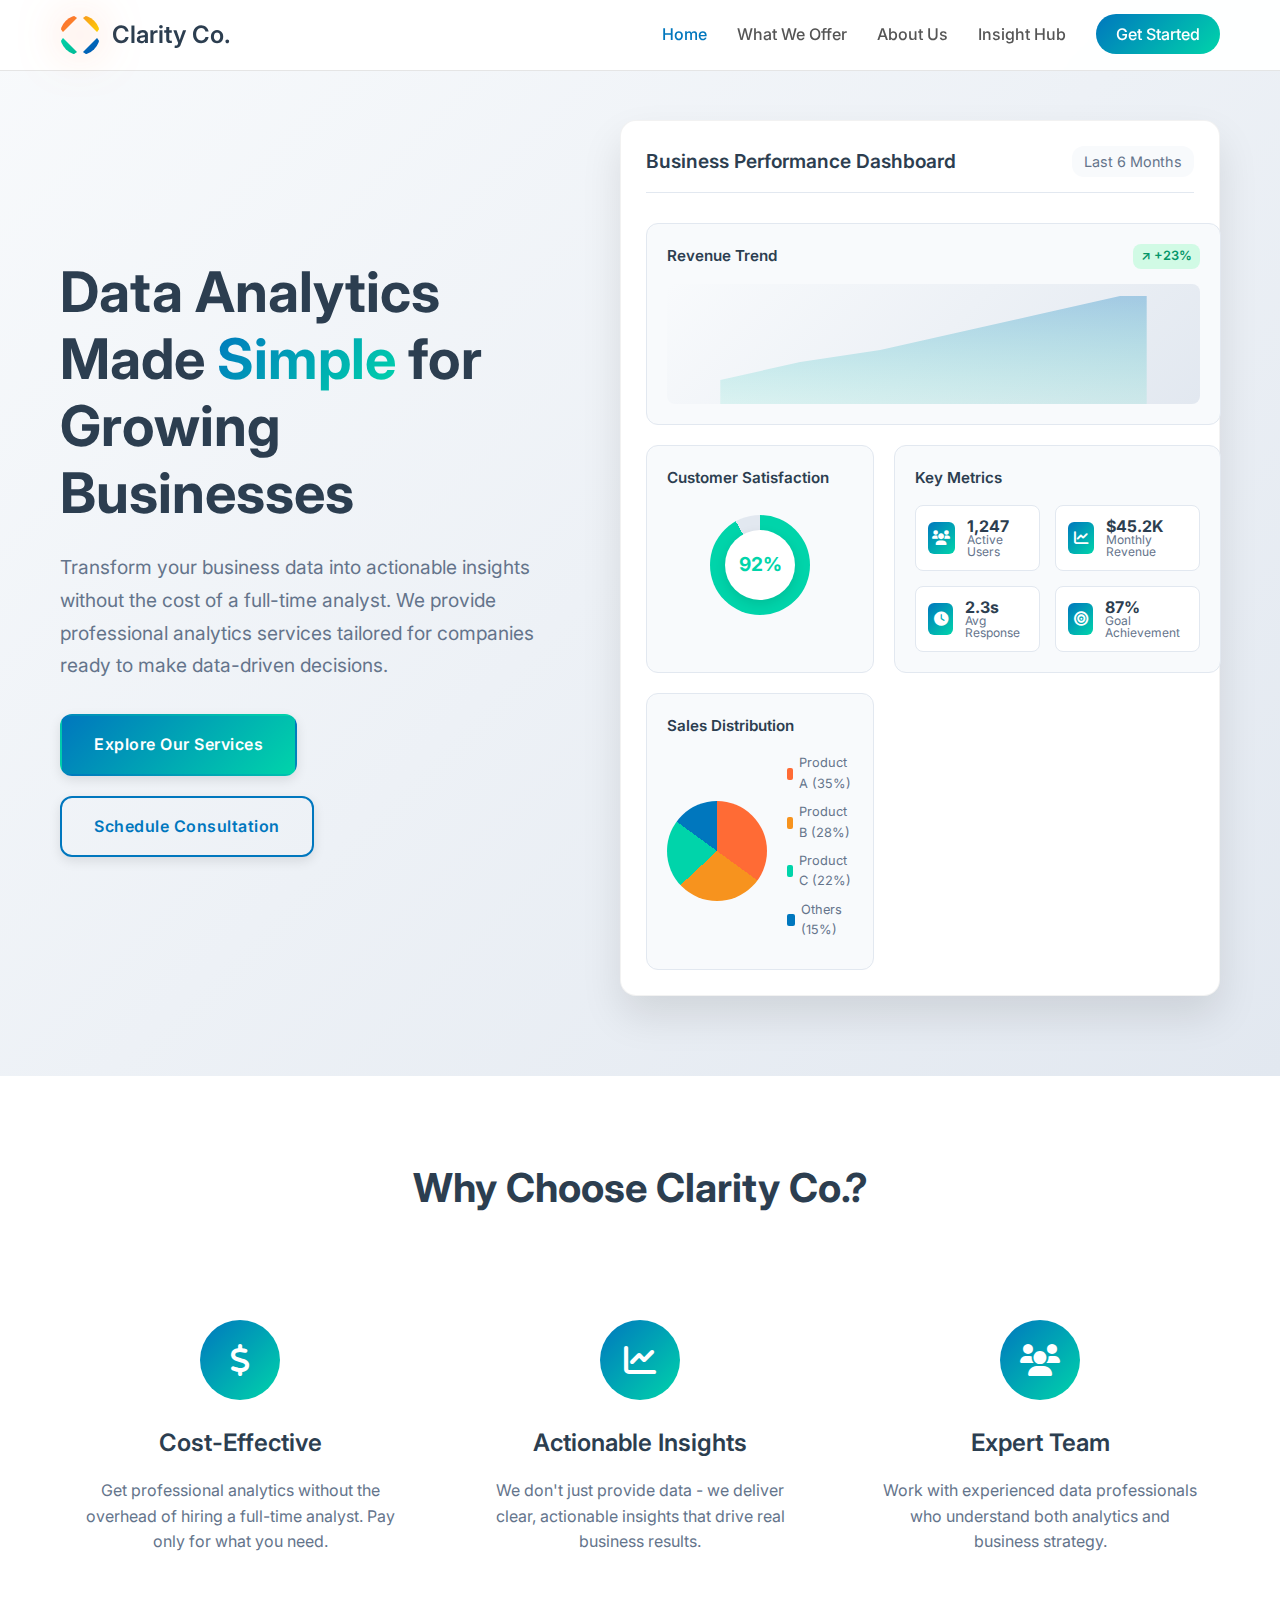
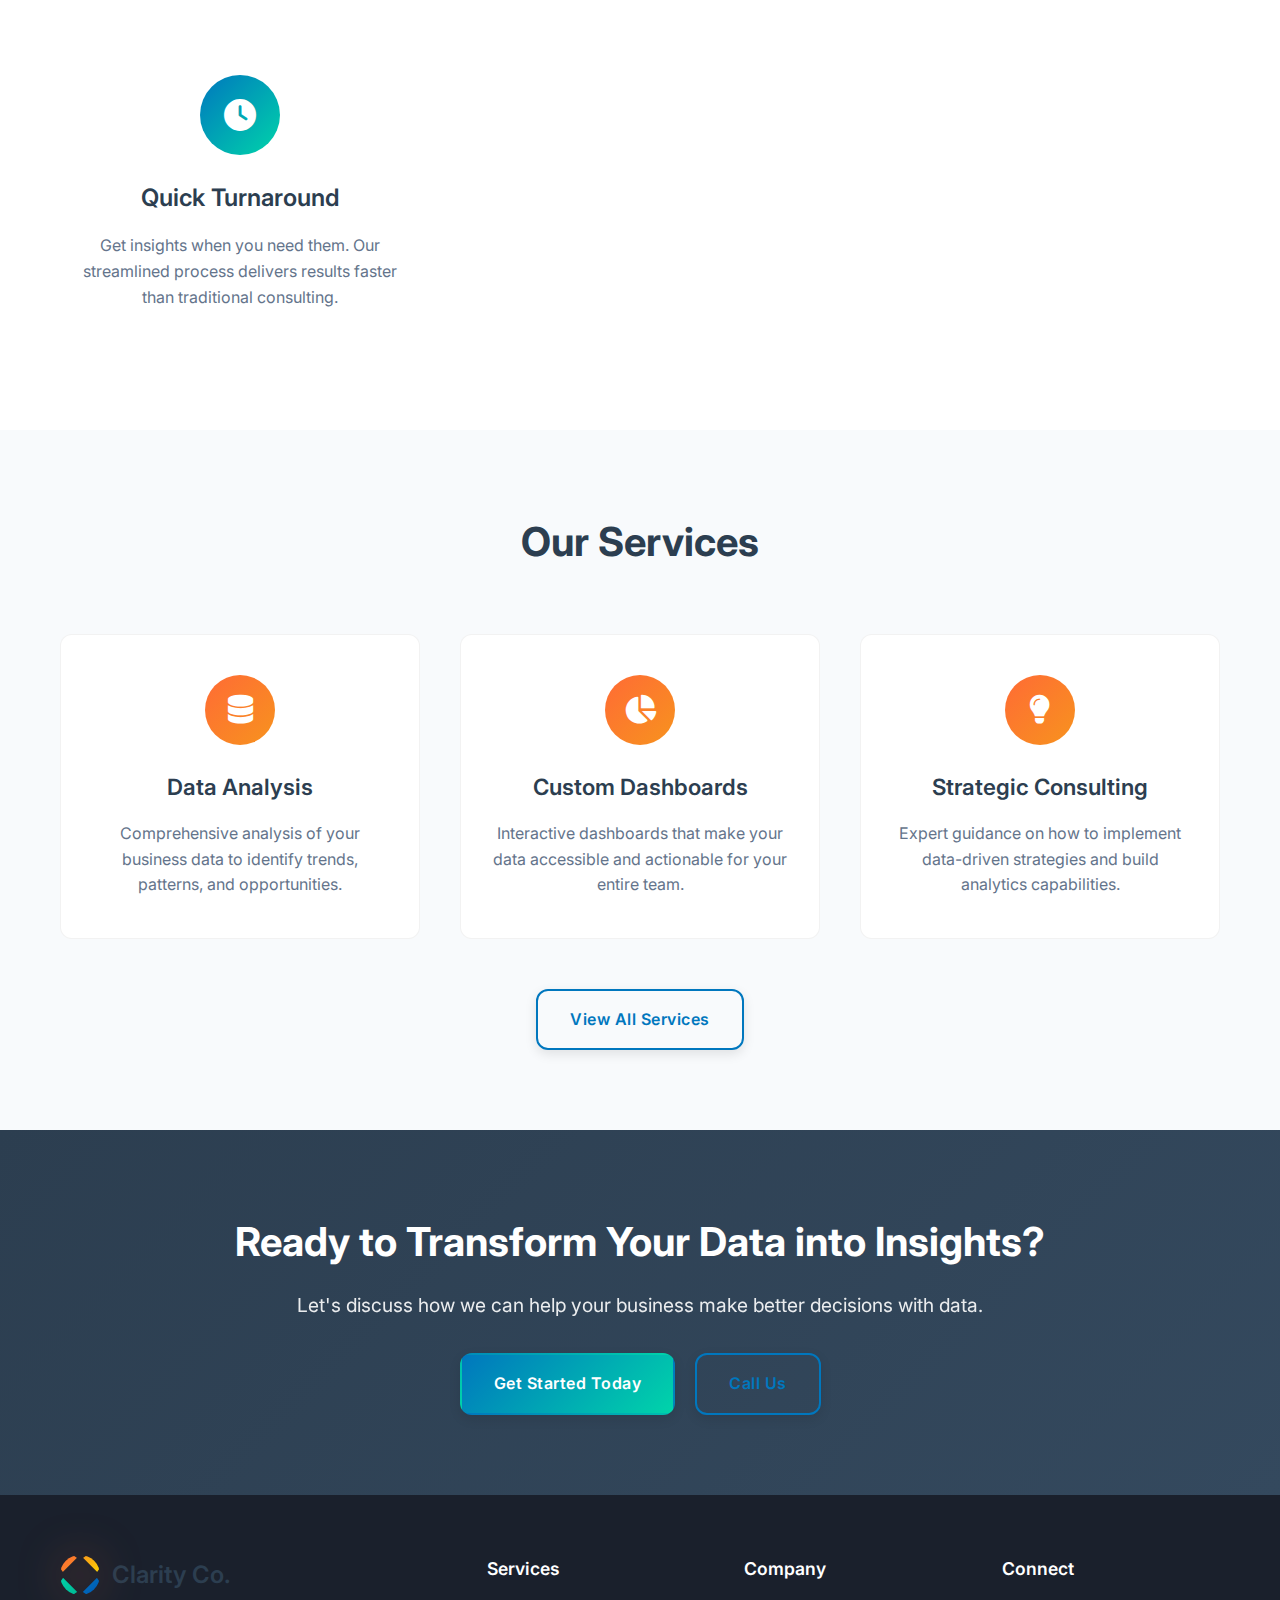
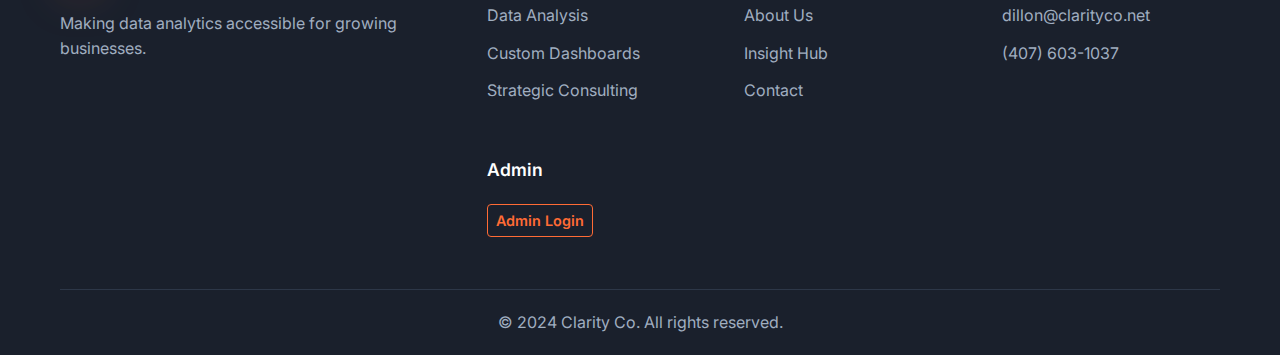
<file: clarityco-github-ready/index.html>
﻿<!DOCTYPE html>
<html lang="en">
<head>
    <meta charset="UTF-8">
    <meta name="viewport" content="width=device-width, initial-scale=1.0">
    <title>Clarity Co. - Data Analytics for Growing Businesses</title>
    <link rel="stylesheet" href="styles.css">
    <link href="https://fonts.googleapis.com/css2?family=Inter:wght@300;400;500;600;700&display=swap" rel="stylesheet">
    <link rel="stylesheet" href="https://cdnjs.cloudflare.com/ajax/libs/font-awesome/6.0.0/css/all.min.css">
</head>
<body>
    <!-- Navigation -->
    <nav class="navbar">
        <div class="nav-container">
            <div class="nav-logo">
                <div class="logo-c">
                    <div class="logo-segments">
                        <div class="segment segment-1"></div>
                        <div class="segment segment-2"></div>
                        <div class="segment segment-3"></div>
                        <div class="segment segment-4"></div>
                    </div>
                </div>
                <span class="logo-text">Clarity Co.</span>
            </div>
            <ul class="nav-menu">
                <li class="nav-item">
                    <a href="index.html" class="nav-link active">Home</a>
                </li>
                <li class="nav-item">
                    <a href="what-we-offer.html" class="nav-link">What We Offer</a>
                </li>
                <li class="nav-item">
                    <a href="about-us.html" class="nav-link">About Us</a>
                </li>
                <li class="nav-item">
                    <a href="insight-hub.html" class="nav-link">Insight Hub</a>
                </li>
                <li class="nav-item">
                    <a href="#contact" class="nav-link cta-button">Get Started</a>
                </li>
            </ul>
            <div class="hamburger">
                <span class="bar"></span>
                <span class="bar"></span>
                <span class="bar"></span>
            </div>
        </div>
    </nav>

    <!-- Hero Section -->
    <section class="hero">
        <div class="hero-container">
            <div class="hero-content">
                <h1 class="hero-title">
                    Data Analytics Made <span class="highlight">Simple</span> for Growing Businesses
                </h1>
                <p class="hero-description">
                    Transform your business data into actionable insights without the cost of a full-time analyst. 
                    We provide professional analytics services tailored for companies ready to make data-driven decisions.
                </p>
                <div class="hero-buttons">
                    <a href="what-we-offer.html" class="btn btn-primary">Explore Our Services</a>
                    <a href="#contact" class="btn btn-secondary">Schedule Consultation</a>
                </div>
            </div>
            <div class="hero-visual">
                <div class="analytics-dashboard">
                    <div class="dashboard-header">
                        <h4>Business Performance Dashboard</h4>
                        <span class="dashboard-period">Last 6 Months</span>
                    </div>
                    
                    <div class="dashboard-grid">
                        <!-- Revenue Trend Chart -->
                        <div class="chart-widget revenue-chart">
                            <div class="widget-header">
                                <h5>Revenue Trend</h5>
                                <span class="trend-indicator positive">↗ +23%</span>
                            </div>
                            <div class="line-chart">
                                <svg class="line-chart-svg" viewBox="0 0 400 200" preserveAspectRatio="none">
                                    <defs>
                                        <linearGradient id="lineGradient" x1="0%" y1="0%" x2="100%" y2="0%">
                                            <stop offset="0%" style="stop-color:#0077be;stop-opacity:0.8" />
                                            <stop offset="100%" style="stop-color:#00d4aa;stop-opacity:0.8" />
                                        </linearGradient>
                                        <linearGradient id="areaGradient" x1="0%" y1="0%" x2="0%" y2="100%">
                                            <stop offset="0%" style="stop-color:#0077be;stop-opacity:0.3" />
                                            <stop offset="100%" style="stop-color:#00d4aa;stop-opacity:0.1" />
                                        </linearGradient>
                                    </defs>
                                    <!-- Area under the line -->
                                    <path class="area-path" d="M 40 160 L 100 130 L 160 110 L 220 80 L 280 50 L 340 20 L 360 20 L 360 200 L 40 200 Z" fill="url(#areaGradient)"/>
                                    <!-- Main line -->
                                    <path class="line-path" d="M 40 160 L 100 130 L 160 110 L 220 80 L 280 50 L 340 20" stroke="url(#lineGradient)" stroke-width="3" fill="none"/>
                                    <!-- Data points -->
                                    <circle cx="40" cy="160" r="4" fill="#0077be" class="data-point-svg"/>
                                    <circle cx="100" cy="130" r="4" fill="#0077be" class="data-point-svg"/>
                                    <circle cx="160" cy="110" r="4" fill="#0077be" class="data-point-svg"/>
                                    <circle cx="220" cy="80" r="4" fill="#0077be" class="data-point-svg"/>
                                    <circle cx="280" cy="50" r="4" fill="#0077be" class="data-point-svg"/>
                                    <circle cx="340" cy="20" r="4" fill="#00d4aa" class="data-point-svg"/>
                                </svg>
                            </div>
                        </div>

                        <!-- Customer Satisfaction Gauge -->
                        <div class="chart-widget satisfaction-gauge">
                            <div class="widget-header">
                                <h5>Customer Satisfaction</h5>
                            </div>
                            <div class="gauge-container">
                                <div class="gauge-circle">
                                    <div class="gauge-fill" data-percentage="92"></div>
                                    <div class="gauge-center">
                                        <span class="gauge-value">92%</span>
                                    </div>
                                </div>
                            </div>
                        </div>

                        <!-- Performance Metrics -->
                        <div class="chart-widget metrics-grid">
                            <div class="widget-header">
                                <h5>Key Metrics</h5>
                            </div>
                            <div class="metrics-container">
                                <div class="metric-item">
                                    <div class="metric-icon">
                                        <i class="fas fa-users"></i>
                                    </div>
                                    <div class="metric-content">
                                        <span class="metric-value">1,247</span>
                                        <span class="metric-label">Active Users</span>
                                    </div>
                                </div>
                                <div class="metric-item">
                                    <div class="metric-icon">
                                        <i class="fas fa-chart-line"></i>
                                    </div>
                                    <div class="metric-content">
                                        <span class="metric-value">$45.2K</span>
                                        <span class="metric-label">Monthly Revenue</span>
                                    </div>
                                </div>
                                <div class="metric-item">
                                    <div class="metric-icon">
                                        <i class="fas fa-clock"></i>
                                    </div>
                                    <div class="metric-content">
                                        <span class="metric-value">2.3s</span>
                                        <span class="metric-label">Avg Response</span>
                                    </div>
                                </div>
                                <div class="metric-item">
                                    <div class="metric-icon">
                                        <i class="fas fa-bullseye"></i>
                                    </div>
                                    <div class="metric-content">
                                        <span class="metric-value">87%</span>
                                        <span class="metric-label">Goal Achievement</span>
                                    </div>
                                </div>
                            </div>
                        </div>

                        <!-- Sales Distribution Pie Chart -->
                        <div class="chart-widget pie-chart">
                            <div class="widget-header">
                                <h5>Sales Distribution</h5>
                            </div>
                            <div class="pie-container">
                                <div class="pie-chart-visual">
                                    <div class="pie-segment segment-1" data-percentage="35"></div>
                                    <div class="pie-segment segment-2" data-percentage="28"></div>
                                    <div class="pie-segment segment-3" data-percentage="22"></div>
                                    <div class="pie-segment segment-4" data-percentage="15"></div>
                                </div>
                                <div class="pie-legend">
                                    <div class="legend-item">
                                        <span class="legend-color color-1"></span>
                                        <span class="legend-label">Product A (35%)</span>
                                    </div>
                                    <div class="legend-item">
                                        <span class="legend-color color-2"></span>
                                        <span class="legend-label">Product B (28%)</span>
                                    </div>
                                    <div class="legend-item">
                                        <span class="legend-color color-3"></span>
                                        <span class="legend-label">Product C (22%)</span>
                                    </div>
                                    <div class="legend-item">
                                        <span class="legend-color color-4"></span>
                                        <span class="legend-label">Others (15%)</span>
                                    </div>
                                </div>
                            </div>
                        </div>
                    </div>
                </div>
            </div>
        </div>
    </section>

    <!-- Value Proposition -->
    <section class="value-prop">
        <div class="container">
            <h2 class="section-title">Why Choose Clarity Co.?</h2>
            <div class="value-grid">
                <div class="value-card">
                    <div class="value-icon">
                        <i class="fas fa-dollar-sign"></i>
                    </div>
                    <h3>Cost-Effective</h3>
                    <p>Get professional analytics without the overhead of hiring a full-time analyst. Pay only for what you need.</p>
                </div>
                <div class="value-card">
                    <div class="value-icon">
                        <i class="fas fa-chart-line"></i>
                    </div>
                    <h3>Actionable Insights</h3>
                    <p>We don't just provide data - we deliver clear, actionable insights that drive real business results.</p>
                </div>
                <div class="value-card">
                    <div class="value-icon">
                        <i class="fas fa-users"></i>
                    </div>
                    <h3>Expert Team</h3>
                    <p>Work with experienced data professionals who understand both analytics and business strategy.</p>
                </div>
                <div class="value-card">
                    <div class="value-icon">
                        <i class="fas fa-clock"></i>
                    </div>
                    <h3>Quick Turnaround</h3>
                    <p>Get insights when you need them. Our streamlined process delivers results faster than traditional consulting.</p>
                </div>
            </div>
        </div>
    </section>

    <!-- Services Preview -->
    <section class="services-preview">
        <div class="container">
            <h2 class="section-title">Our Services</h2>
            <div class="services-grid">
                <div class="service-card">
                    <div class="service-icon">
                        <i class="fas fa-database"></i>
                    </div>
                    <h3>Data Analysis</h3>
                    <p>Comprehensive analysis of your business data to identify trends, patterns, and opportunities.</p>
                </div>
                <div class="service-card">
                    <div class="service-icon">
                        <i class="fas fa-chart-pie"></i>
                    </div>
                    <h3>Custom Dashboards</h3>
                    <p>Interactive dashboards that make your data accessible and actionable for your entire team.</p>
                </div>
                <div class="service-card">
                    <div class="service-icon">
                        <i class="fas fa-lightbulb"></i>
                    </div>
                    <h3>Strategic Consulting</h3>
                    <p>Expert guidance on how to implement data-driven strategies and build analytics capabilities.</p>
                </div>
            </div>
            <div class="text-center">
                <a href="what-we-offer.html" class="btn btn-outline">View All Services</a>
            </div>
        </div>
    </section>

    <!-- CTA Section -->
    <section class="cta-section" id="contact">
        <div class="container">
            <div class="cta-content">
                <h2>Ready to Transform Your Data into Insights?</h2>
                <p>Let's discuss how we can help your business make better decisions with data.</p>
                <div class="cta-buttons">
                    <a href="mailto:dillon@clarityco.net" class="btn btn-primary">Get Started Today</a>
                    <a href="#" class="btn btn-secondary" onclick="showPhonePopup()">Call Us</a>
                </div>
            </div>
        </div>
    </section>

    <!-- Footer -->
    <footer class="footer">
        <div class="container">
            <div class="footer-content">
                <div class="footer-brand">
                    <div class="nav-logo">
                        <div class="logo-c">
                            <div class="logo-segments">
                                <div class="segment segment-1"></div>
                                <div class="segment segment-2"></div>
                                <div class="segment segment-3"></div>
                                <div class="segment segment-4"></div>
                            </div>
                        </div>
                        <span class="logo-text">Clarity Co.</span>
                    </div>
                    <p>Making data analytics accessible for growing businesses.</p>
                </div>
                <div class="footer-links">
                    <div class="footer-column">
                        <h4>Services</h4>
                        <ul>
                            <li><a href="what-we-offer.html">Data Analysis</a></li>
                            <li><a href="what-we-offer.html">Custom Dashboards</a></li>
                            <li><a href="what-we-offer.html">Strategic Consulting</a></li>
                        </ul>
                    </div>
                    <div class="footer-column">
                        <h4>Company</h4>
                        <ul>
                            <li><a href="about-us.html">About Us</a></li>
                            <li><a href="insight-hub.html">Insight Hub</a></li>
                            <li><a href="#contact">Contact</a></li>
                        </ul>
                    </div>
                    <div class="footer-column">
                        <h4>Connect</h4>
                        <ul>
                            <li><a href="mailto:dillon@clarityco.net">dillon@clarityco.net</a></li>
                            <li><a href="#" onclick="showPhonePopup()">(407) 603-1037</a></li>
                        </ul>
                    </div>
                    <div class="footer-column">
                        <h4>Admin</h4>
                        <ul>
                            <li><a href="admin-login.html" class="admin-link">Admin Login</a></li>
                        </ul>
                    </div>
                </div>
            </div>
            <div class="footer-bottom">
                <p>&copy; 2024 Clarity Co. All rights reserved.</p>
            </div>
        </div>
    </footer>

    <!-- Phone Popup -->
    <div id="phonePopup" class="phone-popup">
        <div class="phone-popup-content">
            <span class="close-popup" onclick="closePhonePopup()">&times;</span>
            <h3>Contact Information</h3>
            <div class="phone-info">
                <p><strong>Phone:</strong> 1-407-603-1037</p>
                <p><strong>Hours:</strong> 8:00 AM - 5:00 PM</p>
                <p><strong>Days:</strong> Monday through Friday</p>
            </div>
            <a href="tel:+14076031037" class="btn btn-primary">Call Now</a>
        </div>
    </div>

    <script src="script.js"></script>
</body>
</html>
</file>
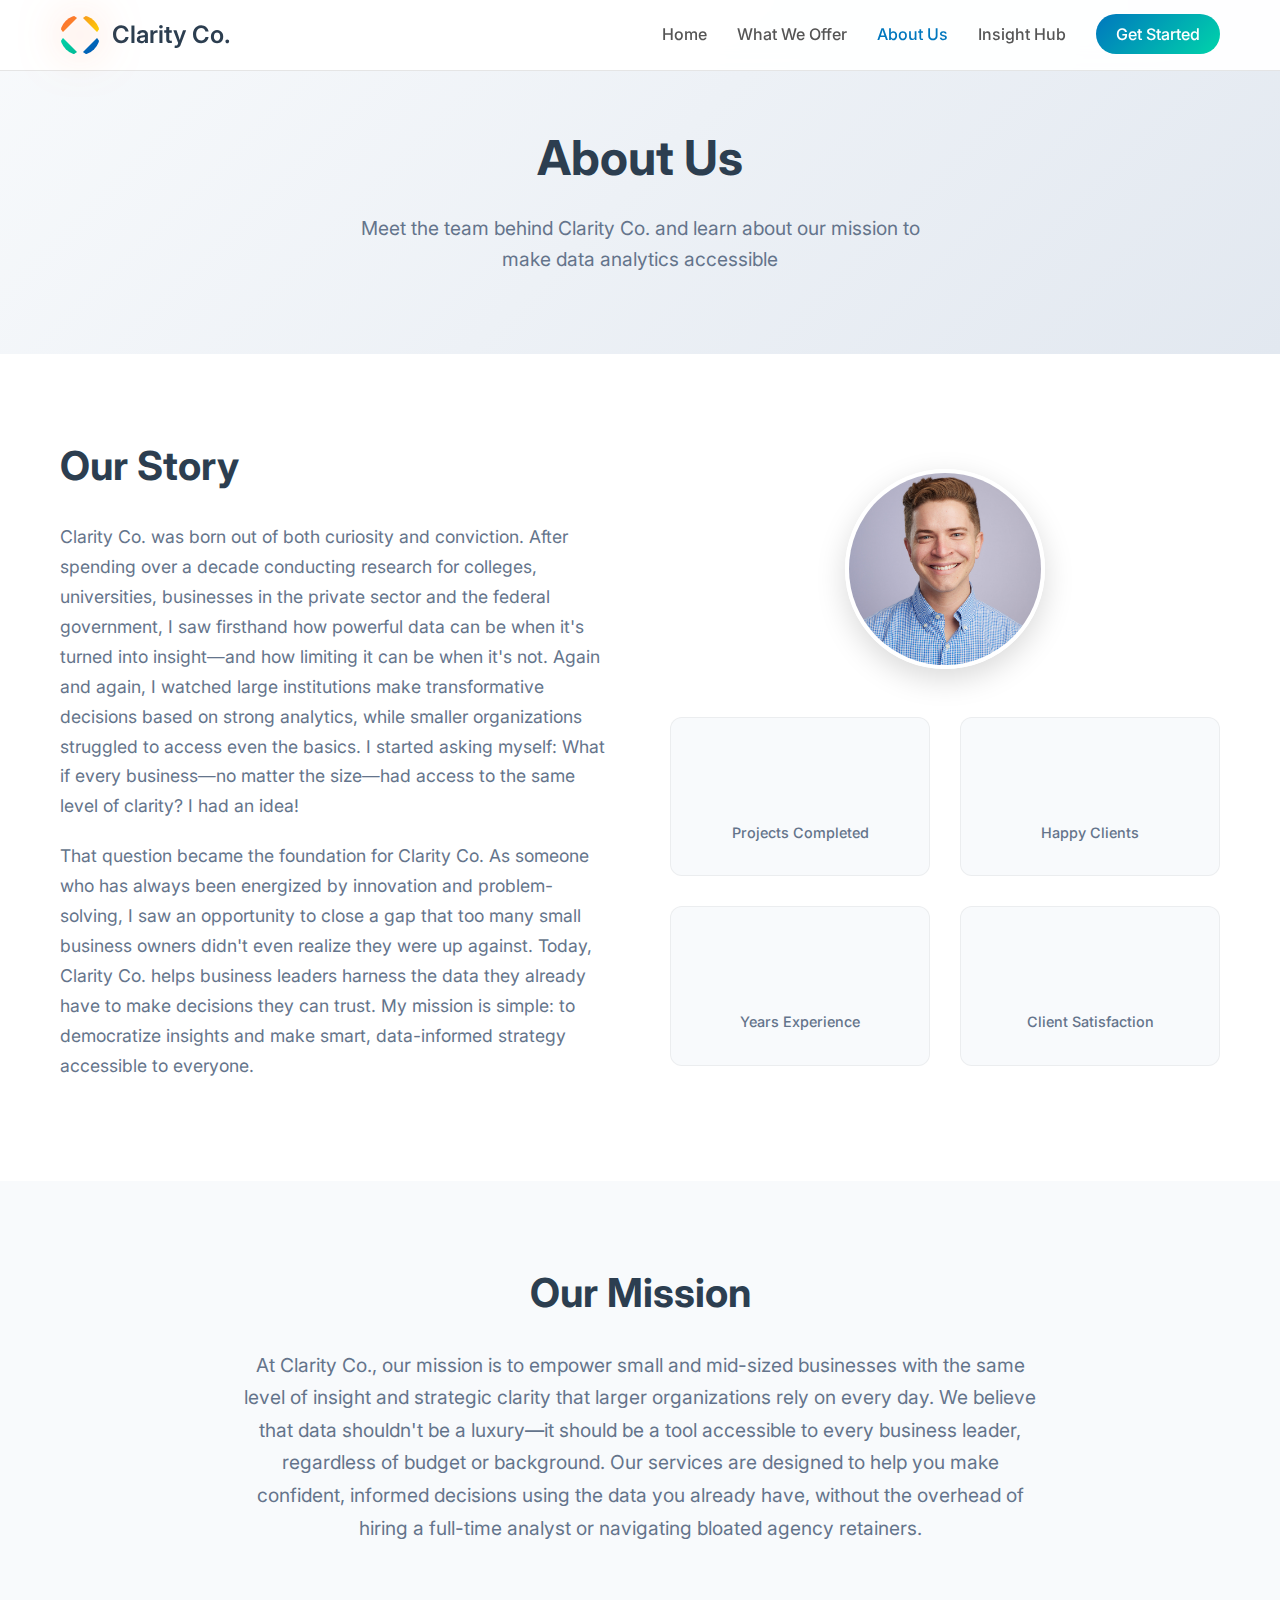
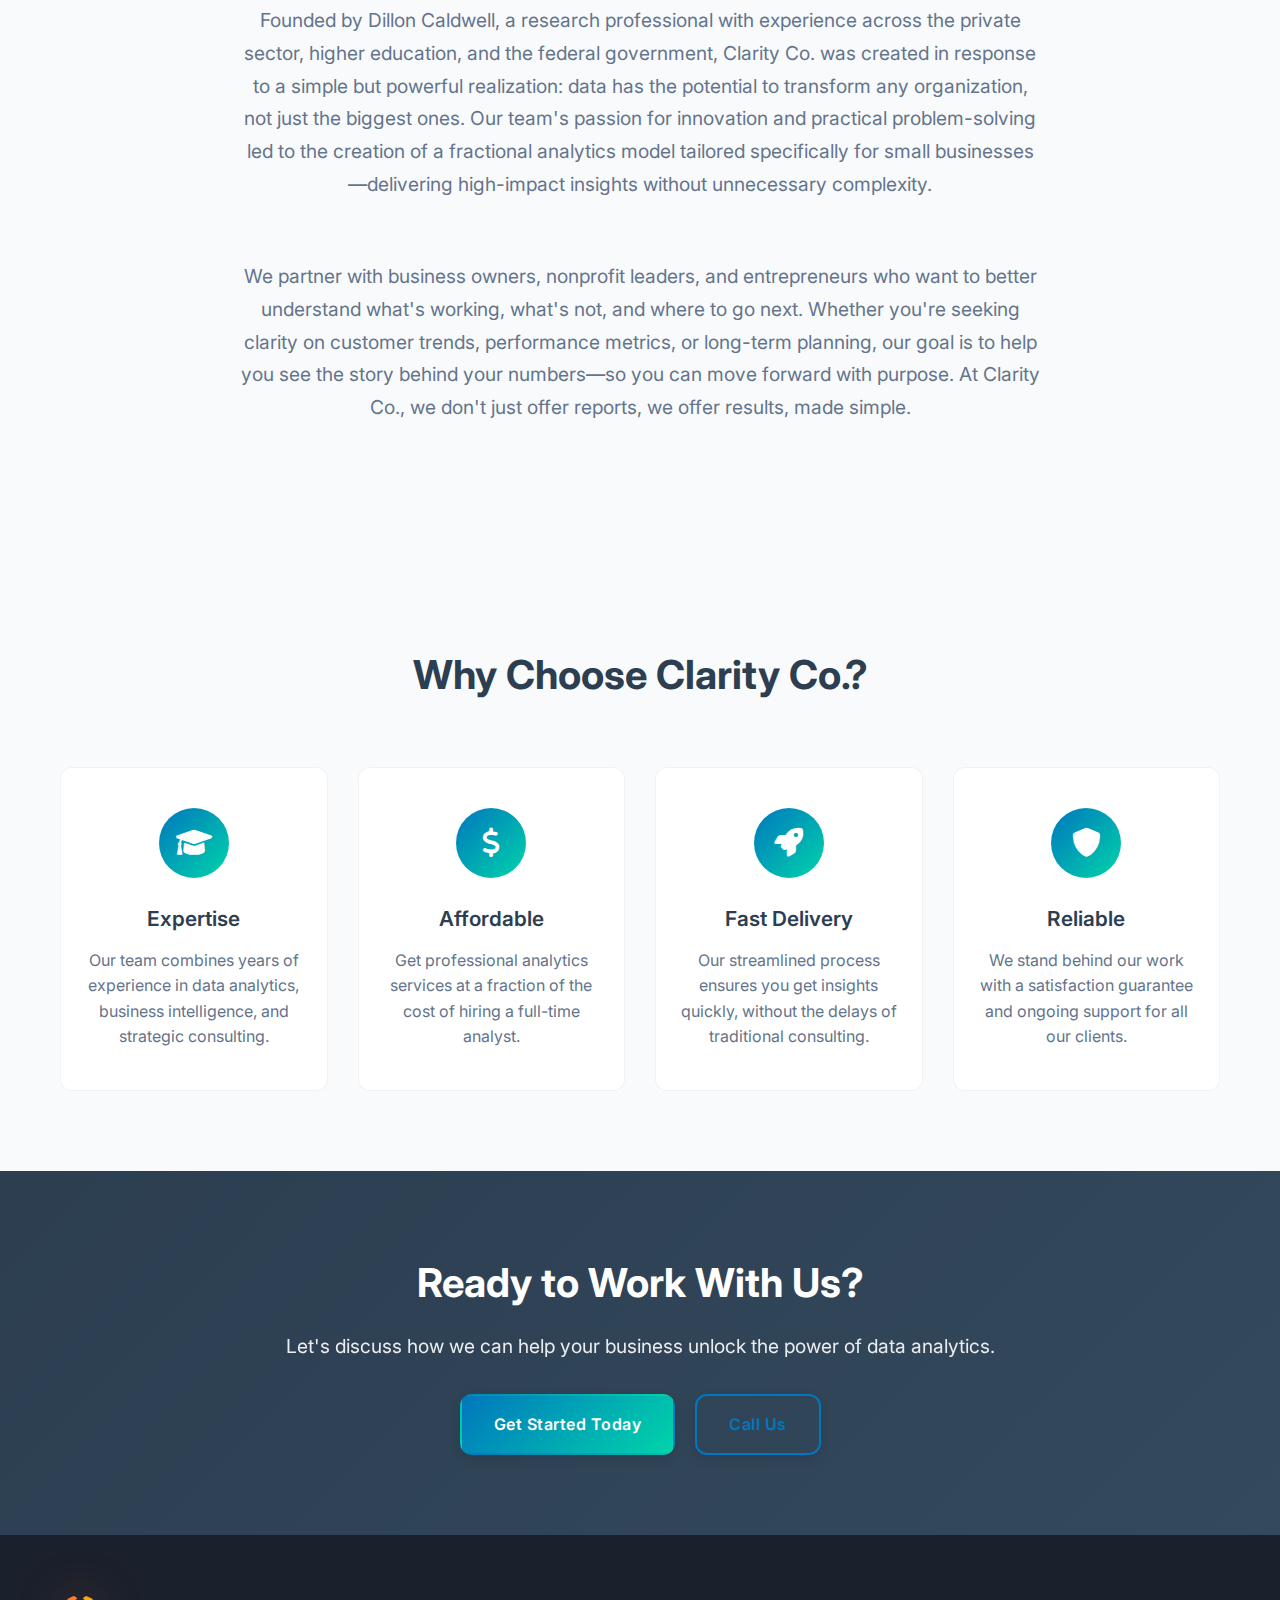
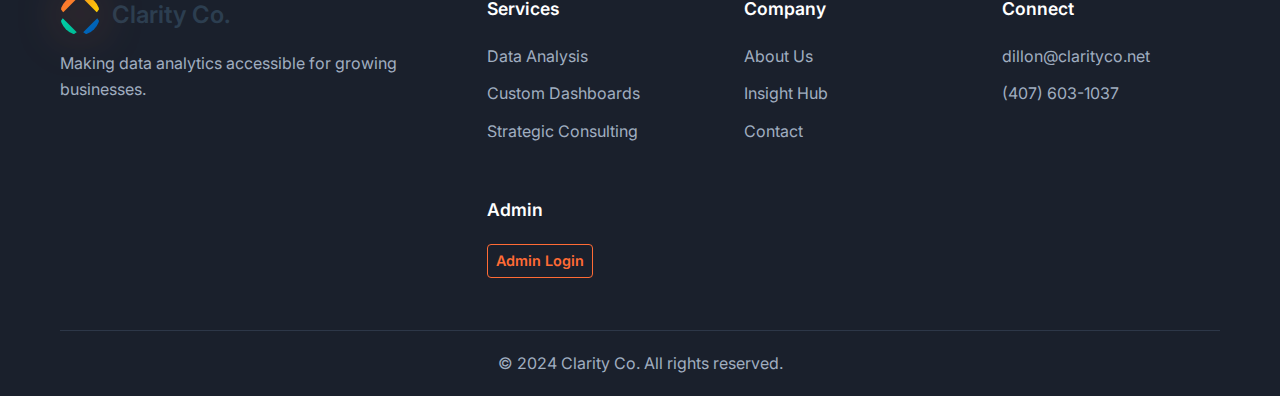
<file: clarityco-github-ready/about-us.html>
﻿<!DOCTYPE html>
<html lang="en">
<head>
    <meta charset="UTF-8">
    <meta name="viewport" content="width=device-width, initial-scale=1.0">
    <title>About Us - Clarity Co.</title>
    <link rel="stylesheet" href="styles.css">
    <link href="https://fonts.googleapis.com/css2?family=Inter:wght@300;400;500;600;700&display=swap" rel="stylesheet">
    <link rel="stylesheet" href="https://cdnjs.cloudflare.com/ajax/libs/font-awesome/6.0.0/css/all.min.css">
</head>
<body>
    <!-- Navigation -->
    <nav class="navbar">
        <div class="nav-container">
            <div class="nav-logo">
                <div class="logo-c">
                    <div class="logo-segments">
                        <div class="segment segment-1"></div>
                        <div class="segment segment-2"></div>
                        <div class="segment segment-3"></div>
                        <div class="segment segment-4"></div>
                    </div>
                </div>
                <span class="logo-text">Clarity Co.</span>
            </div>
            <ul class="nav-menu">
                <li class="nav-item">
                    <a href="index.html" class="nav-link">Home</a>
                </li>
                <li class="nav-item">
                    <a href="what-we-offer.html" class="nav-link">What We Offer</a>
                </li>
                <li class="nav-item">
                    <a href="about-us.html" class="nav-link active">About Us</a>
                </li>
                <li class="nav-item">
                    <a href="insight-hub.html" class="nav-link">Insight Hub</a>
                </li>
                <li class="nav-item">
                    <a href="#contact" class="nav-link cta-button">Get Started</a>
                </li>
            </ul>
            <div class="hamburger">
                <span class="bar"></span>
                <span class="bar"></span>
                <span class="bar"></span>
            </div>
        </div>
    </nav>

    <!-- Page Header -->
    <section class="page-header">
        <div class="container">
            <h1>About Us</h1>
            <p>Meet the team behind Clarity Co. and learn about our mission to make data analytics accessible</p>
        </div>
    </section>

    <!-- Our Story -->
    <section class="our-story">
        <div class="container">
            <div class="story-content">
                <div class="story-text">
                    <h2>Our Story</h2>
                    <p>Clarity Co. was born out of both curiosity and conviction. After spending over a decade conducting research for colleges, universities, businesses in the private sector and the federal government, I saw firsthand how powerful data can be when it's turned into insight—and how limiting it can be when it's not. Again and again, I watched large institutions make transformative decisions based on strong analytics, while smaller organizations struggled to access even the basics. I started asking myself: What if every business—no matter the size—had access to the same level of clarity? I had an idea!</p>
                    <p>That question became the foundation for Clarity Co. As someone who has always been energized by innovation and problem-solving, I saw an opportunity to close a gap that too many small business owners didn't even realize they were up against. Today, Clarity Co. helps business leaders harness the data they already have to make decisions they can trust. My mission is simple: to democratize insights and make smart, data-informed strategy accessible to everyone.</p>
                </div>
                <div class="story-visual">
                    <div class="founder-photo">
                        <img src="dillon-headshot.jpg" alt="Dillon Caldwell, Founder of Clarity Co." class="founder-image">
                    </div>
                    <div class="stats-grid">
                        <div class="stat-item">
                            <span class="stat-number">50+</span>
                            <span class="stat-label">Projects Completed</span>
                        </div>
                        <div class="stat-item">
                            <span class="stat-number">25+</span>
                            <span class="stat-label">Happy Clients</span>
                        </div>
                        <div class="stat-item">
                            <span class="stat-number">12+</span>
                            <span class="stat-label">Years Experience</span>
                        </div>
                        <div class="stat-item">
                            <span class="stat-number">98%</span>
                            <span class="stat-label">Client Satisfaction</span>
                        </div>
                    </div>
                </div>
            </div>
        </div>
    </section>

    <!-- Our Mission -->
    <section class="mission-section">
        <div class="container">
            <div class="mission-content">
                <h2>Our Mission</h2>
                <p>At Clarity Co., our mission is to empower small and mid-sized businesses with the same level of insight and strategic clarity that larger organizations rely on every day. We believe that data shouldn't be a luxury—it should be a tool accessible to every business leader, regardless of budget or background. Our services are designed to help you make confident, informed decisions using the data you already have, without the overhead of hiring a full-time analyst or navigating bloated agency retainers.</p>
                <p>Founded by Dillon Caldwell, a research professional with experience across the private sector, higher education, and the federal government, Clarity Co. was created in response to a simple but powerful realization: data has the potential to transform any organization, not just the biggest ones. Our team's passion for innovation and practical problem-solving led to the creation of a fractional analytics model tailored specifically for small businesses—delivering high-impact insights without unnecessary complexity.</p>
                <p>We partner with business owners, nonprofit leaders, and entrepreneurs who want to better understand what's working, what's not, and where to go next. Whether you're seeking clarity on customer trends, performance metrics, or long-term planning, our goal is to help you see the story behind your numbers—so you can move forward with purpose. At Clarity Co., we don't just offer reports, we offer results, made simple.</p>
            </div>
        </div>
    </section>


    <!-- Why Choose Us -->
    <section class="why-choose-us">
        <div class="container">
            <h2 class="section-title">Why Choose Clarity Co.?</h2>
            <div class="reasons-grid">
                <div class="reason-card">
                    <div class="reason-icon">
                        <i class="fas fa-graduation-cap"></i>
                    </div>
                    <h3>Expertise</h3>
                    <p>Our team combines years of experience in data analytics, business intelligence, and strategic consulting.</p>
                </div>
                <div class="reason-card">
                    <div class="reason-icon">
                        <i class="fas fa-dollar-sign"></i>
                    </div>
                    <h3>Affordable</h3>
                    <p>Get professional analytics services at a fraction of the cost of hiring a full-time analyst.</p>
                </div>
                <div class="reason-card">
                    <div class="reason-icon">
                        <i class="fas fa-rocket"></i>
                    </div>
                    <h3>Fast Delivery</h3>
                    <p>Our streamlined process ensures you get insights quickly, without the delays of traditional consulting.</p>
                </div>
                <div class="reason-card">
                    <div class="reason-icon">
                        <i class="fas fa-shield-alt"></i>
                    </div>
                    <h3>Reliable</h3>
                    <p>We stand behind our work with a satisfaction guarantee and ongoing support for all our clients.</p>
                </div>
            </div>
        </div>
    </section>

    <!-- CTA Section -->
    <section class="cta-section" id="contact">
        <div class="container">
            <div class="cta-content">
                <h2>Ready to Work With Us?</h2>
                <p>Let's discuss how we can help your business unlock the power of data analytics.</p>
                <div class="cta-buttons">
                    <a href="mailto:dillon@clarityco.net" class="btn btn-primary">Get Started Today</a>
                    <a href="#" class="btn btn-secondary" onclick="showPhonePopup()">Call Us</a>
                </div>
            </div>
        </div>
    </section>

    <!-- Footer -->
    <footer class="footer">
        <div class="container">
            <div class="footer-content">
                <div class="footer-brand">
                    <div class="nav-logo">
                        <div class="logo-c">
                            <div class="logo-segments">
                                <div class="segment segment-1"></div>
                                <div class="segment segment-2"></div>
                                <div class="segment segment-3"></div>
                                <div class="segment segment-4"></div>
                            </div>
                        </div>
                        <span class="logo-text">Clarity Co.</span>
                    </div>
                    <p>Making data analytics accessible for growing businesses.</p>
                </div>
                <div class="footer-links">
                    <div class="footer-column">
                        <h4>Services</h4>
                        <ul>
                            <li><a href="what-we-offer.html">Data Analysis</a></li>
                            <li><a href="what-we-offer.html">Custom Dashboards</a></li>
                            <li><a href="what-we-offer.html">Strategic Consulting</a></li>
                        </ul>
                    </div>
                    <div class="footer-column">
                        <h4>Company</h4>
                        <ul>
                            <li><a href="about-us.html">About Us</a></li>
                            <li><a href="insight-hub.html">Insight Hub</a></li>
                            <li><a href="#contact">Contact</a></li>
                        </ul>
                    </div>
                    <div class="footer-column">
                        <h4>Connect</h4>
                        <ul>
                            <li><a href="mailto:dillon@clarityco.net">dillon@clarityco.net</a></li>
                            <li><a href="#" onclick="showPhonePopup()">(407) 603-1037</a></li>
                        </ul>
                    </div>
                    <div class="footer-column">
                        <h4>Admin</h4>
                        <ul>
                            <li><a href="admin-login.html" class="admin-link">Admin Login</a></li>
                        </ul>
                    </div>
                </div>
            </div>
            <div class="footer-bottom">
                <p>&copy; 2024 Clarity Co. All rights reserved.</p>
            </div>
        </div>
    </footer>

    <!-- Phone Popup -->
    <div id="phonePopup" class="phone-popup">
        <div class="phone-popup-content">
            <span class="close-popup" onclick="closePhonePopup()">&times;</span>
            <h3>Contact Information</h3>
            <div class="phone-info">
                <p><strong>Phone:</strong> 1-407-603-1037</p>
                <p><strong>Hours:</strong> 8:00 AM - 5:00 PM</p>
                <p><strong>Days:</strong> Monday through Friday</p>
            </div>
            <a href="tel:+14076031037" class="btn btn-primary">Call Now</a>
        </div>
    </div>

    <script src="script.js"></script>
</body>
</html>
</file>
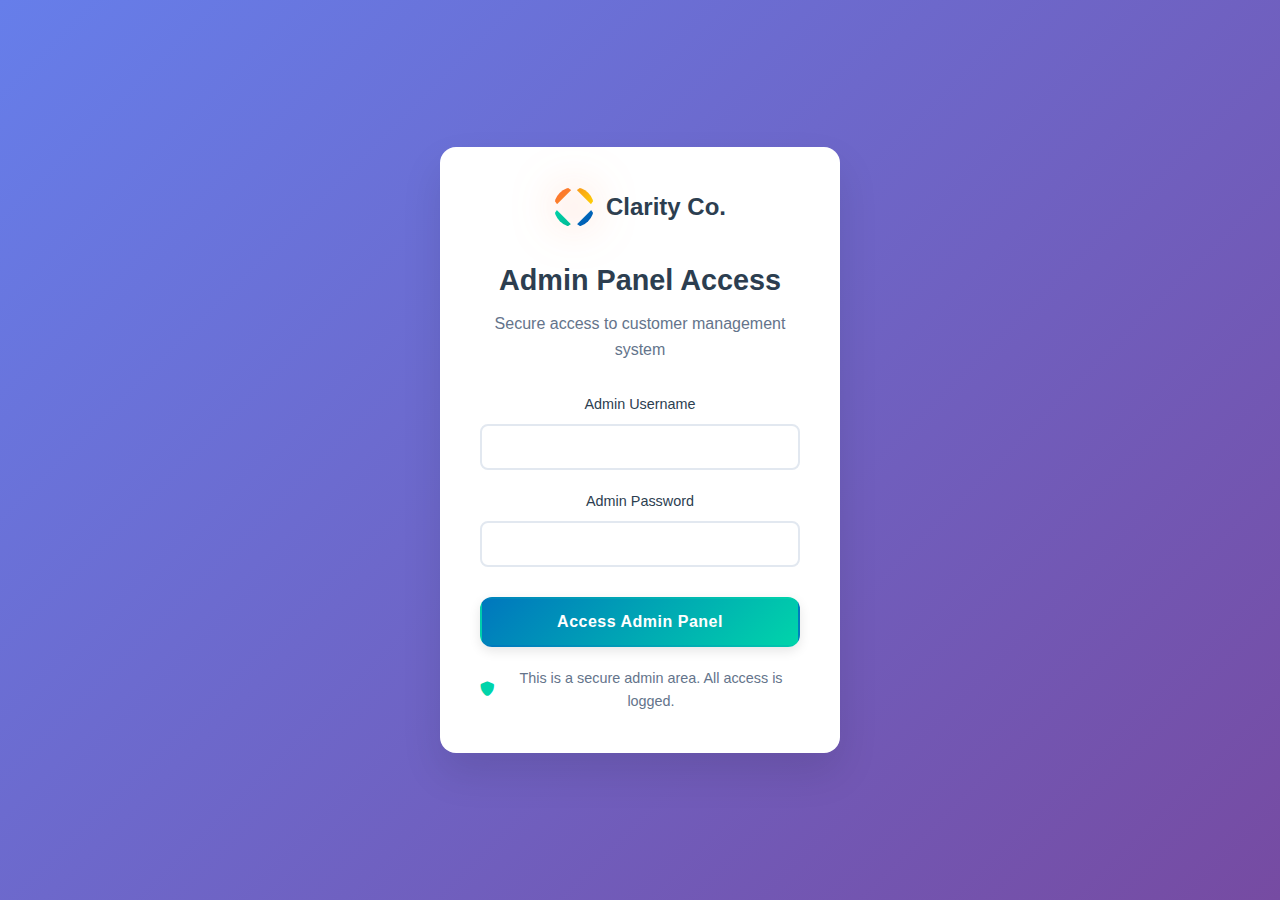
<file: clarityco-github-ready/admin-login.html>
<!DOCTYPE html>
<html lang="en">
<head>
    <meta charset="UTF-8">
    <meta name="viewport" content="width=device-width, initial-scale=1.0">
    <title>Clarity Co. - Admin Panel</title>
    <link rel="stylesheet" href="styles.css">
    <link rel="stylesheet" href="https://cdnjs.cloudflare.com/ajax/libs/font-awesome/6.0.0/css/all.min.css">
</head>
<body>
    <div class="admin-login-container">
        <div class="admin-login-box">
            <div class="admin-logo">
                <div class="logo-c">
                    <div class="logo-segments">
                        <div class="segment segment-1"></div>
                        <div class="segment segment-2"></div>
                        <div class="segment segment-3"></div>
                        <div class="segment segment-4"></div>
                        <div class="segment segment-5"></div>
                        <div class="segment segment-6"></div>
                    </div>
                </div>
                <span class="logo-text">Clarity Co.</span>
            </div>
            <h2>Admin Panel Access</h2>
            <p>Secure access to customer management system</p>
            
            <form class="admin-login-form" id="adminLoginForm">
                <div class="form-group">
                    <label for="adminUsername">Admin Username</label>
                    <input type="text" id="adminUsername" name="username" required>
                </div>
                <div class="form-group">
                    <label for="adminPassword">Admin Password</label>
                    <input type="password" id="adminPassword" name="password" required>
                </div>
                <button type="submit" class="btn btn-primary admin-login-btn">Access Admin Panel</button>
                <div class="login-error" id="adminLoginError" style="display: none;">
                    Invalid admin credentials. Please try again.
                </div>
            </form>
            
            <div class="admin-security-note">
                <i class="fas fa-shield-alt"></i>
                <span>This is a secure admin area. All access is logged.</span>
            </div>
        </div>
    </div>

    <script>
        // Admin login functionality
        document.getElementById('adminLoginForm').addEventListener('submit', function(e) {
            e.preventDefault();
            
            const username = document.getElementById('adminUsername').value;
            const password = document.getElementById('adminPassword').value;
            const errorDiv = document.getElementById('adminLoginError');
            
            // Simple admin authentication (in production, this would be server-side)
            if (username === 'dcaldwell' && password === 'Jj3239828!') {
                // Store admin session
                localStorage.setItem('adminLoggedIn', 'true');
                localStorage.setItem('adminUser', username);
                // Redirect to admin panel
                window.location.href = 'admin-panel.html';
            } else {
                errorDiv.style.display = 'block';
                setTimeout(() => {
                    errorDiv.style.display = 'none';
                }, 3000);
            }
        });
    </script>
</body>
</html>
</file>
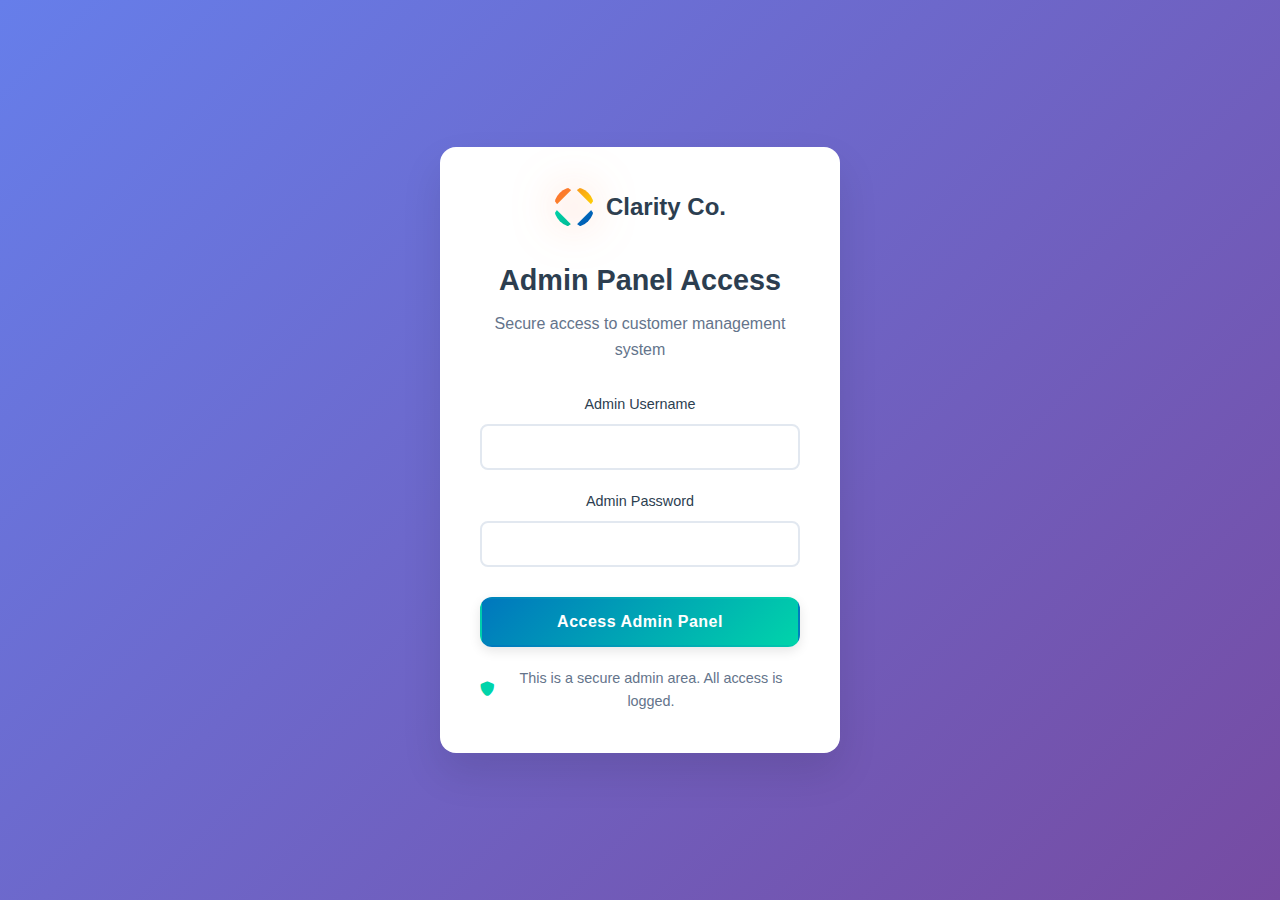
<file: clarityco-github-ready/admin-panel.html>
<!DOCTYPE html>
<html lang="en">
<head>
    <meta charset="UTF-8">
    <meta name="viewport" content="width=device-width, initial-scale=1.0">
    <title>Clarity Co. - Admin Panel</title>
    <link rel="stylesheet" href="styles.css">
    <link rel="stylesheet" href="https://cdnjs.cloudflare.com/ajax/libs/font-awesome/6.0.0/css/all.min.css">
</head>
<body>
    <!-- Admin Navigation -->
    <nav class="admin-nav">
        <div class="admin-nav-container">
            <div class="admin-logo">
                <div class="logo-c">
                    <div class="logo-segments">
                        <div class="segment segment-1"></div>
                        <div class="segment segment-2"></div>
                        <div class="segment segment-3"></div>
                        <div class="segment segment-4"></div>
                        <div class="segment segment-5"></div>
                        <div class="segment segment-6"></div>
                    </div>
                </div>
                <span class="logo-text">Clarity Co. Admin</span>
            </div>
            <div class="admin-nav-menu">
                <a href="#customers" class="nav-item active" data-section="customers">
                    <i class="fas fa-users"></i> Customers
                </a>
                <a href="#dashboards" class="nav-item" data-section="dashboards">
                    <i class="fas fa-chart-bar"></i> Dashboards
                </a>
                <a href="#data" class="nav-item" data-section="data">
                    <i class="fas fa-database"></i> Data Storage
                </a>
                <a href="#settings" class="nav-item" data-section="settings">
                    <i class="fas fa-cog"></i> Settings
                </a>
            </div>
            <div class="admin-user">
                <span id="adminUserName">Admin</span>
                <button class="btn btn-outline" onclick="logout()">Logout</button>
            </div>
        </div>
    </nav>

    <!-- Admin Content -->
    <div class="admin-content">
        <!-- Customers Section -->
        <section id="customers-section" class="admin-section active">
            <div class="section-header">
                <h2>Customer Management</h2>
                <button class="btn btn-primary" onclick="showAddCustomerModal()">
                    <i class="fas fa-plus"></i> Add New Customer
                </button>
            </div>
            
            <div class="customers-grid">
                <div class="customer-card">
                    <div class="customer-header">
                        <h3>Acme Corporation</h3>
                        <span class="customer-status active">Active</span>
                    </div>
                    <div class="customer-info">
                        <p><strong>Contact:</strong> John Smith</p>
                        <p><strong>Email:</strong> john@acme.com</p>
                        <p><strong>Plan:</strong> Professional</p>
                        <p><strong>Last Login:</strong> 2 days ago</p>
                    </div>
                    <div class="customer-actions">
                        <button class="btn btn-outline" onclick="editCustomer(1)">Edit</button>
                        <button class="btn btn-primary" onclick="viewDashboard(1)">View Dashboard</button>
                    </div>
                </div>

                <div class="customer-card">
                    <div class="customer-header">
                        <h3>TechStart Inc</h3>
                        <span class="customer-status active">Active</span>
                    </div>
                    <div class="customer-info">
                        <p><strong>Contact:</strong> Sarah Johnson</p>
                        <p><strong>Email:</strong> sarah@techstart.com</p>
                        <p><strong>Plan:</strong> Enterprise</p>
                        <p><strong>Last Login:</strong> 1 week ago</p>
                    </div>
                    <div class="customer-actions">
                        <button class="btn btn-outline" onclick="editCustomer(2)">Edit</button>
                        <button class="btn btn-primary" onclick="viewDashboard(2)">View Dashboard</button>
                    </div>
                </div>

                <div class="customer-card">
                    <div class="customer-header">
                        <h3>Local Business Co</h3>
                        <span class="customer-status inactive">Inactive</span>
                    </div>
                    <div class="customer-info">
                        <p><strong>Contact:</strong> Mike Davis</p>
                        <p><strong>Email:</strong> mike@localbiz.com</p>
                        <p><strong>Plan:</strong> Starter</p>
                        <p><strong>Last Login:</strong> 3 weeks ago</p>
                    </div>
                    <div class="customer-actions">
                        <button class="btn btn-outline" onclick="editCustomer(3)">Edit</button>
                        <button class="btn btn-primary" onclick="viewDashboard(3)">View Dashboard</button>
                    </div>
                </div>
            </div>
        </section>

        <!-- Dashboards Section -->
        <section id="dashboards-section" class="admin-section">
            <div class="section-header">
                <h2>Dashboard Management</h2>
                <button class="btn btn-primary" onclick="createNewDashboard()">
                    <i class="fas fa-plus"></i> Create Dashboard
                </button>
            </div>
            
            <div class="dashboard-templates">
                <div class="template-card">
                    <h3>Sales Analytics</h3>
                    <p>Revenue tracking, conversion rates, and sales performance metrics</p>
                    <div class="template-preview">
                        <div class="preview-chart sales-chart"></div>
                    </div>
                    <button class="btn btn-outline">Use Template</button>
                </div>

                <div class="template-card">
                    <h3>Customer Insights</h3>
                    <p>Customer behavior, satisfaction scores, and engagement metrics</p>
                    <div class="template-preview">
                        <div class="preview-chart customer-chart"></div>
                    </div>
                    <button class="btn btn-outline">Use Template</button>
                </div>

                <div class="template-card">
                    <h3>Operations Dashboard</h3>
                    <p>Operational efficiency, resource utilization, and performance KPIs</p>
                    <div class="template-preview">
                        <div class="preview-chart operations-chart"></div>
                    </div>
                    <button class="btn btn-outline">Use Template</button>
                </div>
            </div>
        </section>

        <!-- Data Storage Section -->
        <section id="data-section" class="admin-section">
            <div class="section-header">
                <h2>Dashboard Data Management</h2>
                <button class="btn btn-primary" onclick="showUploadDataModal()">
                    <i class="fas fa-upload"></i> Upload Data
                </button>
            </div>
            
            <!-- Data Categories -->
            <div class="data-categories">
                <div class="category-tabs">
                    <button class="tab-btn active" onclick="showDataCategory('sales')">Sales Data</button>
                    <button class="tab-btn" onclick="showDataCategory('analytics')">Analytics</button>
                    <button class="tab-btn" onclick="showDataCategory('reports')">Reports</button>
                    <button class="tab-btn" onclick="showDataCategory('custom')">Custom Data</button>
                </div>
                
                <!-- Sales Data Tab -->
                <div id="sales-data" class="data-category active">
                    <div class="data-header">
                        <h3>Sales Data</h3>
                        <div class="data-actions">
                            <button class="btn btn-outline" onclick="assignDataToCustomers('sales')">Assign to Customers</button>
                            <button class="btn btn-outline" onclick="exportData('sales')">Export</button>
                        </div>
                    </div>
                    <div class="data-list">
                        <div class="data-item">
                            <div class="data-info">
                                <h4>Q4 2024 Sales Report</h4>
                                <p>Revenue, orders, and customer acquisition data</p>
                                <span class="data-meta">2,847 records • 45.2 MB • Updated 2 days ago</span>
                            </div>
                            <div class="data-assignments">
                                <span class="assignment-count">Assigned to 3 customers</span>
                                <button class="btn btn-sm" onclick="manageAssignments('sales', 1)">Manage</button>
                            </div>
                        </div>
                        <div class="data-item">
                            <div class="data-info">
                                <h4>Monthly Revenue Trends</h4>
                                <p>12-month revenue analysis and forecasting</p>
                                <span class="data-meta">1,200 records • 12.8 MB • Updated 1 week ago</span>
                            </div>
                            <div class="data-assignments">
                                <span class="assignment-count">Assigned to 2 customers</span>
                                <button class="btn btn-sm" onclick="manageAssignments('sales', 2)">Manage</button>
                            </div>
                        </div>
                    </div>
                </div>
                
                <!-- Analytics Data Tab -->
                <div id="analytics-data" class="data-category">
                    <div class="data-header">
                        <h3>Analytics Data</h3>
                        <div class="data-actions">
                            <button class="btn btn-outline" onclick="assignDataToCustomers('analytics')">Assign to Customers</button>
                            <button class="btn btn-outline" onclick="exportData('analytics')">Export</button>
                        </div>
                    </div>
                    <div class="data-list">
                        <div class="data-item">
                            <div class="data-info">
                                <h4>Website Traffic Analysis</h4>
                                <p>Page views, bounce rates, and user behavior</p>
                                <span class="data-meta">15,392 records • 128.7 MB • Updated 1 day ago</span>
                            </div>
                            <div class="data-assignments">
                                <span class="assignment-count">Assigned to 4 customers</span>
                                <button class="btn btn-sm" onclick="manageAssignments('analytics', 1)">Manage</button>
                            </div>
                        </div>
                        <div class="data-item">
                            <div class="data-info">
                                <h4>Customer Behavior Insights</h4>
                                <p>User engagement and conversion metrics</p>
                                <span class="data-meta">8,500 records • 67.3 MB • Updated 3 days ago</span>
                            </div>
                            <div class="data-assignments">
                                <span class="assignment-count">Assigned to 2 customers</span>
                                <button class="btn btn-sm" onclick="manageAssignments('analytics', 2)">Manage</button>
                            </div>
                        </div>
                    </div>
                </div>
                
                <!-- Reports Tab -->
                <div id="reports-data" class="data-category">
                    <div class="data-header">
                        <h3>Generated Reports</h3>
                        <div class="data-actions">
                            <button class="btn btn-outline" onclick="assignDataToCustomers('reports')">Assign to Customers</button>
                            <button class="btn btn-outline" onclick="exportData('reports')">Export</button>
                        </div>
                    </div>
                    <div class="data-list">
                        <div class="data-item">
                            <div class="data-info">
                                <h4>Monthly Performance Report</h4>
                                <p>Comprehensive business performance analysis</p>
                                <span class="data-meta">342 files • 89.1 MB • Updated 1 week ago</span>
                            </div>
                            <div class="data-assignments">
                                <span class="assignment-count">Assigned to 5 customers</span>
                                <button class="btn btn-sm" onclick="manageAssignments('reports', 1)">Manage</button>
                            </div>
                        </div>
                    </div>
                </div>
                
                <!-- Custom Data Tab -->
                <div id="custom-data" class="data-category">
                    <div class="data-header">
                        <h3>Custom Data Sets</h3>
                        <div class="data-actions">
                            <button class="btn btn-outline" onclick="assignDataToCustomers('custom')">Assign to Customers</button>
                            <button class="btn btn-outline" onclick="exportData('custom')">Export</button>
                        </div>
                    </div>
                    <div class="data-list">
                        <div class="data-item">
                            <div class="data-info">
                                <h4>No custom data uploaded yet</h4>
                                <p>Upload CSV, Excel, or JSON files to get started</p>
                            </div>
                        </div>
                    </div>
                </div>
            </div>
        </section>

        <!-- Settings Section -->
        <section id="settings-section" class="admin-section">
            <div class="section-header">
                <h2>System Settings</h2>
            </div>
            
            <div class="settings-grid">
                <div class="settings-card">
                    <h3>Security Settings</h3>
                    <div class="setting-item">
                        <label>Session Timeout (minutes)</label>
                        <input type="number" value="30" class="setting-input">
                    </div>
                    <div class="setting-item">
                        <label>Password Requirements</label>
                        <select class="setting-input">
                            <option>Strong (8+ chars, special chars)</option>
                            <option>Medium (6+ chars)</option>
                            <option>Basic (4+ chars)</option>
                        </select>
                    </div>
                </div>

                <div class="settings-card">
                    <h3>Dashboard Settings</h3>
                    <div class="setting-item">
                        <label>Default Dashboard Theme</label>
                        <select class="setting-input">
                            <option>Light</option>
                            <option>Dark</option>
                            <option>Auto</option>
                        </select>
                    </div>
                    <div class="setting-item">
                        <label>Data Refresh Interval</label>
                        <select class="setting-input">
                            <option>Real-time</option>
                            <option>5 minutes</option>
                            <option>15 minutes</option>
                            <option>1 hour</option>
                        </select>
                    </div>
                </div>
            </div>
        </section>
    </div>

    <!-- Add Customer Modal -->
    <div id="addCustomerModal" class="modal">
        <div class="modal-content">
            <div class="modal-header">
                <h3>Add New Customer</h3>
                <span class="close-modal" onclick="closeAddCustomerModal()">&times;</span>
            </div>
            <form class="modal-form" id="addCustomerForm">
                <div class="form-row">
                    <div class="form-group">
                        <label for="customerName">Company Name</label>
                        <input type="text" id="customerName" required>
                    </div>
                    <div class="form-group">
                        <label for="customerStatus">Status</label>
                        <select id="customerStatus" required>
                            <option value="active">Active</option>
                            <option value="inactive">Inactive</option>
                            <option value="pending">Pending</option>
                        </select>
                    </div>
                </div>
                
                <div class="form-row">
                    <div class="form-group">
                        <label for="contactName">Contact Name</label>
                        <input type="text" id="contactName" required>
                    </div>
                    <div class="form-group">
                        <label for="contactTitle">Job Title</label>
                        <input type="text" id="contactTitle">
                    </div>
                </div>
                
                <div class="form-row">
                    <div class="form-group">
                        <label for="contactEmail">Email</label>
                        <input type="email" id="contactEmail" required>
                    </div>
                    <div class="form-group">
                        <label for="contactPhone">Phone</label>
                        <input type="tel" id="contactPhone">
                    </div>
                </div>
                
                <div class="form-row">
                    <div class="form-group">
                        <label for="customerPlan">Plan</label>
                        <select id="customerPlan" required>
                            <option value="starter">Starter</option>
                            <option value="professional">Professional</option>
                            <option value="enterprise">Enterprise</option>
                        </select>
                    </div>
                    <div class="form-group">
                        <label for="customerIndustry">Industry</label>
                        <input type="text" id="customerIndustry">
                    </div>
                </div>
                
                <div class="form-row">
                    <div class="form-group">
                        <label for="customerUsername">Username</label>
                        <input type="text" id="customerUsername" required>
                    </div>
                    <div class="form-group">
                        <label for="customerPassword">Password</label>
                        <input type="password" id="customerPassword" required>
                    </div>
                </div>
                
                <div class="form-group">
                    <label for="customerNotes">Notes</label>
                    <textarea id="customerNotes" rows="3" placeholder="Additional notes about this customer..."></textarea>
                </div>
                
                <div class="modal-actions">
                    <button type="button" class="btn btn-outline" onclick="closeAddCustomerModal()">Cancel</button>
                    <button type="submit" class="btn btn-primary">Add Customer</button>
                </div>
            </form>
        </div>
    </div>

    <!-- Edit Customer Modal -->
    <div id="editCustomerModal" class="modal">
        <div class="modal-content">
            <div class="modal-header">
                <h3>Edit Customer</h3>
                <span class="close-modal" onclick="closeEditCustomerModal()">&times;</span>
            </div>
            <form class="modal-form" id="editCustomerForm">
                <input type="hidden" id="editCustomerId">
                
                <div class="form-row">
                    <div class="form-group">
                        <label for="editCustomerName">Company Name</label>
                        <input type="text" id="editCustomerName" required>
                    </div>
                    <div class="form-group">
                        <label for="editCustomerStatus">Status</label>
                        <select id="editCustomerStatus" required>
                            <option value="active">Active</option>
                            <option value="inactive">Inactive</option>
                            <option value="pending">Pending</option>
                        </select>
                    </div>
                </div>
                
                <div class="form-row">
                    <div class="form-group">
                        <label for="editContactName">Contact Name</label>
                        <input type="text" id="editContactName" required>
                    </div>
                    <div class="form-group">
                        <label for="editContactTitle">Job Title</label>
                        <input type="text" id="editContactTitle">
                    </div>
                </div>
                
                <div class="form-row">
                    <div class="form-group">
                        <label for="editContactEmail">Email</label>
                        <input type="email" id="editContactEmail" required>
                    </div>
                    <div class="form-group">
                        <label for="editContactPhone">Phone</label>
                        <input type="tel" id="editContactPhone">
                    </div>
                </div>
                
                <div class="form-row">
                    <div class="form-group">
                        <label for="editCustomerPlan">Plan</label>
                        <select id="editCustomerPlan" required>
                            <option value="starter">Starter</option>
                            <option value="professional">Professional</option>
                            <option value="enterprise">Enterprise</option>
                        </select>
                    </div>
                    <div class="form-group">
                        <label for="editCustomerIndustry">Industry</label>
                        <input type="text" id="editCustomerIndustry">
                    </div>
                </div>
                
                <div class="form-row">
                    <div class="form-group">
                        <label for="editCustomerUsername">Username</label>
                        <input type="text" id="editCustomerUsername" required>
                    </div>
                    <div class="form-group">
                        <label for="editCustomerPassword">Password</label>
                        <input type="password" id="editCustomerPassword" placeholder="Leave blank to keep current password">
                    </div>
                </div>
                
                <div class="form-group">
                    <label for="editCustomerNotes">Notes</label>
                    <textarea id="editCustomerNotes" rows="3" placeholder="Additional notes about this customer..."></textarea>
                </div>
                
                <div class="modal-actions">
                    <button type="button" class="btn btn-outline" onclick="closeEditCustomerModal()">Cancel</button>
                    <button type="button" class="btn btn-danger" onclick="deleteCustomer()">Delete Customer</button>
                    <button type="submit" class="btn btn-primary">Save Changes</button>
                </div>
            </form>
        </div>
    </div>

    <!-- Upload Data Modal -->
    <div id="uploadDataModal" class="modal">
        <div class="modal-content">
            <div class="modal-header">
                <h3>Upload Data for Customer Dashboards</h3>
                <span class="close-modal" onclick="closeUploadDataModal()">&times;</span>
            </div>
            <form class="modal-form" id="uploadDataForm">
                <div class="form-group">
                    <label for="dataName">Data Set Name</label>
                    <input type="text" id="dataName" required placeholder="e.g., Q4 2024 Sales Report">
                </div>
                
                <div class="form-row">
                    <div class="form-group">
                        <label for="dataCategory">Category</label>
                        <select id="dataCategory" required>
                            <option value="sales">Sales Data</option>
                            <option value="analytics">Analytics</option>
                            <option value="reports">Reports</option>
                            <option value="custom">Custom Data</option>
                        </select>
                    </div>
                    <div class="form-group">
                        <label for="dataType">Data Type</label>
                        <select id="dataType" required>
                            <option value="csv">CSV File</option>
                            <option value="excel">Excel File</option>
                            <option value="json">JSON File</option>
                            <option value="api">API Endpoint</option>
                        </select>
                    </div>
                </div>
                
                <div class="form-group">
                    <label for="dataDescription">Description</label>
                    <textarea id="dataDescription" rows="3" placeholder="Describe what this data contains and how it should be used..."></textarea>
                </div>
                
                <div class="form-group">
                    <label for="dataFile">Upload File</label>
                    <div class="file-upload-area" id="fileUploadArea">
                        <input type="file" id="dataFile" accept=".csv,.xlsx,.xls,.json" style="display: none;">
                        <div class="upload-placeholder">
                            <i class="fas fa-cloud-upload-alt"></i>
                            <p>Click to upload or drag and drop your file here</p>
                            <span class="file-types">CSV, Excel, or JSON files</span>
                        </div>
                    </div>
                </div>
                
                <div class="form-group">
                    <label>Assign to Customers</label>
                    <div class="customer-assignment">
                        <div class="assignment-options">
                            <label><input type="radio" name="assignment" value="all" checked> All Active Customers</label>
                            <label><input type="radio" name="assignment" value="select"> Select Specific Customers</label>
                        </div>
                        <div class="customer-selection" id="customerSelection" style="display: none;">
                            <div class="customer-checkboxes">
                                <!-- Will be populated with customer list -->
                            </div>
                        </div>
                    </div>
                </div>
                
                <div class="modal-actions">
                    <button type="button" class="btn btn-outline" onclick="closeUploadDataModal()">Cancel</button>
                    <button type="submit" class="btn btn-primary">Upload & Assign Data</button>
                </div>
            </form>
        </div>
    </div>

    <!-- Data Assignment Modal -->
    <div id="dataAssignmentModal" class="modal">
        <div class="modal-content">
            <div class="modal-header">
                <h3>Manage Data Assignments</h3>
                <span class="close-modal" onclick="closeDataAssignmentModal()">&times;</span>
            </div>
            <div class="modal-form">
                <div class="assignment-info">
                    <h4 id="assignmentDataName">Q4 2024 Sales Report</h4>
                    <p id="assignmentDataDescription">Revenue, orders, and customer acquisition data</p>
                </div>
                
                <div class="customer-assignment-list">
                    <h5>Assigned Customers</h5>
                    <div class="assigned-customers" id="assignedCustomers">
                        <!-- Will be populated with assigned customers -->
                    </div>
                </div>
                
                <div class="add-assignment">
                    <h5>Add More Customers</h5>
                    <div class="customer-checkboxes" id="availableCustomers">
                        <!-- Will be populated with available customers -->
                    </div>
                </div>
                
                <div class="modal-actions">
                    <button type="button" class="btn btn-outline" onclick="closeDataAssignmentModal()">Close</button>
                    <button type="button" class="btn btn-primary" onclick="saveDataAssignments()">Save Assignments</button>
                </div>
            </div>
        </div>
    </div>

    <script src="config.js"></script>
    <script src="google-drive-integration.js"></script>
    <script src="admin-script.js"></script>
</body>
</html>
</file>
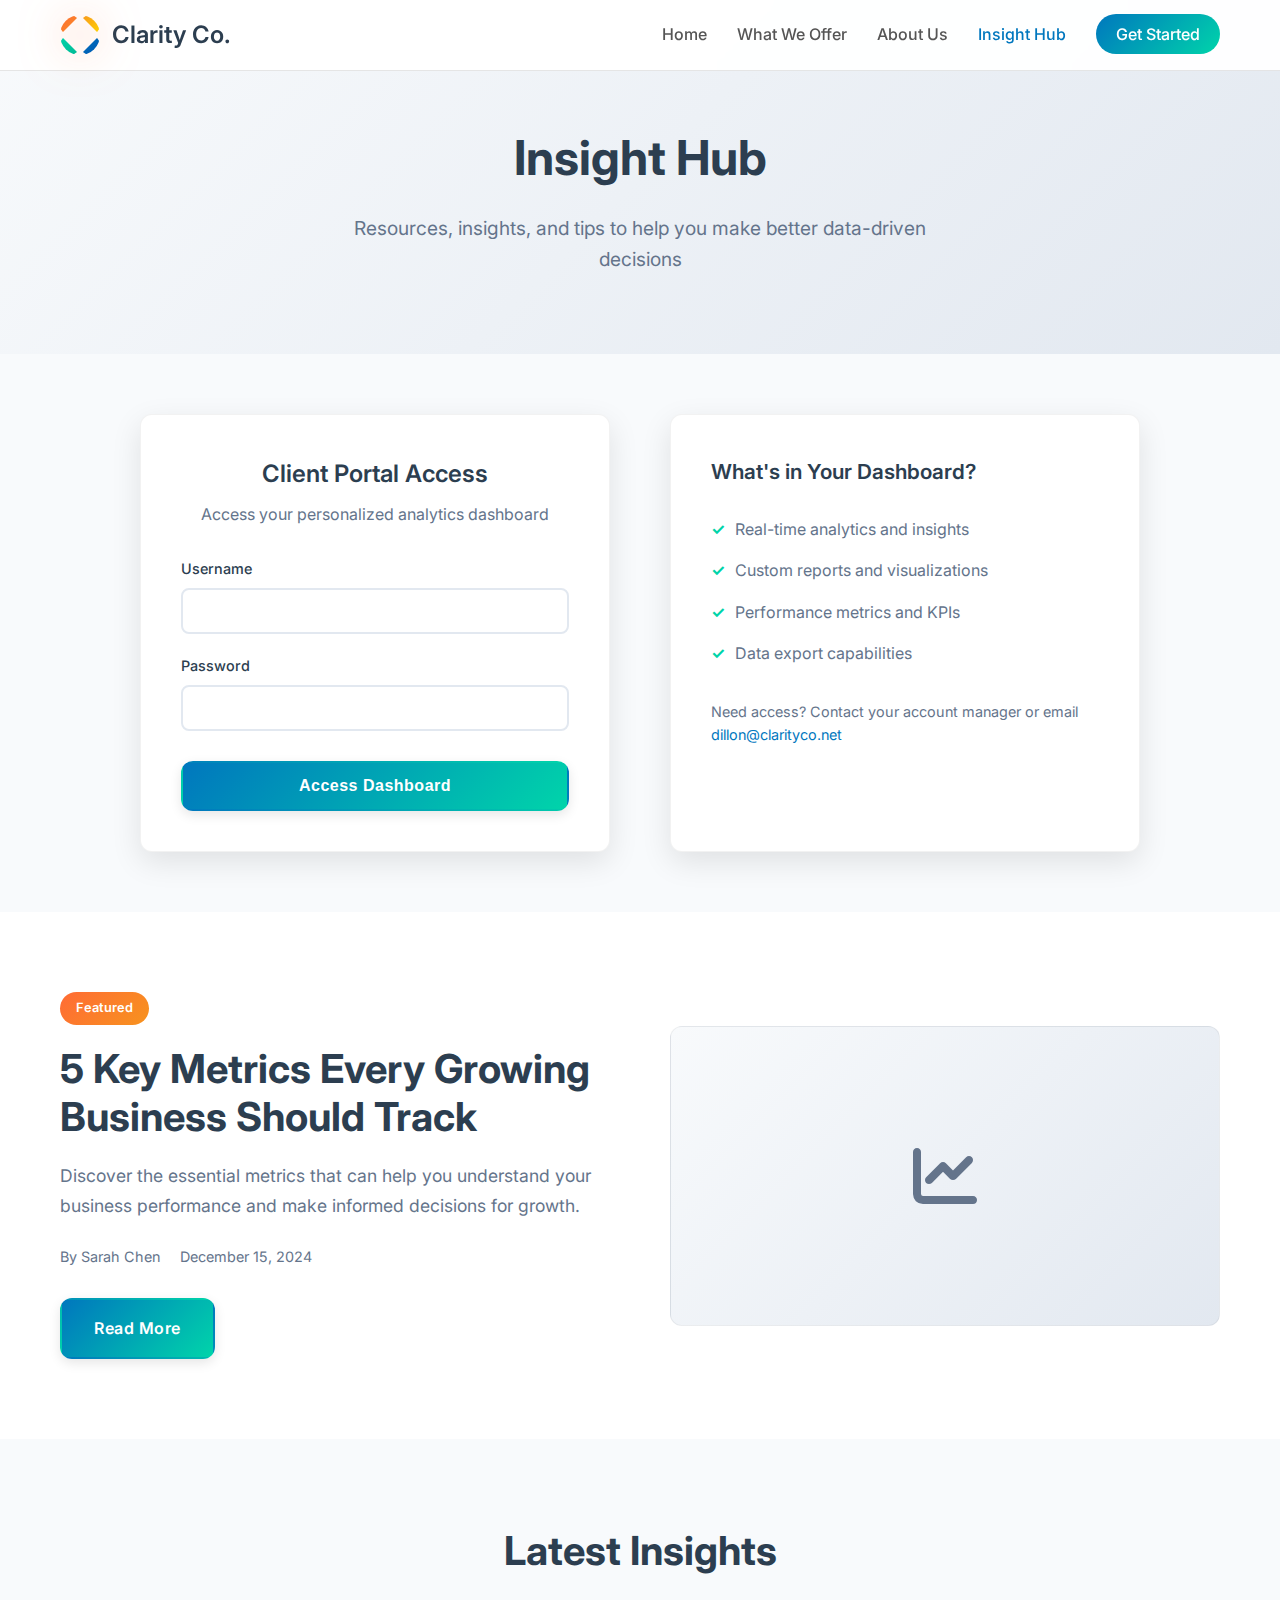
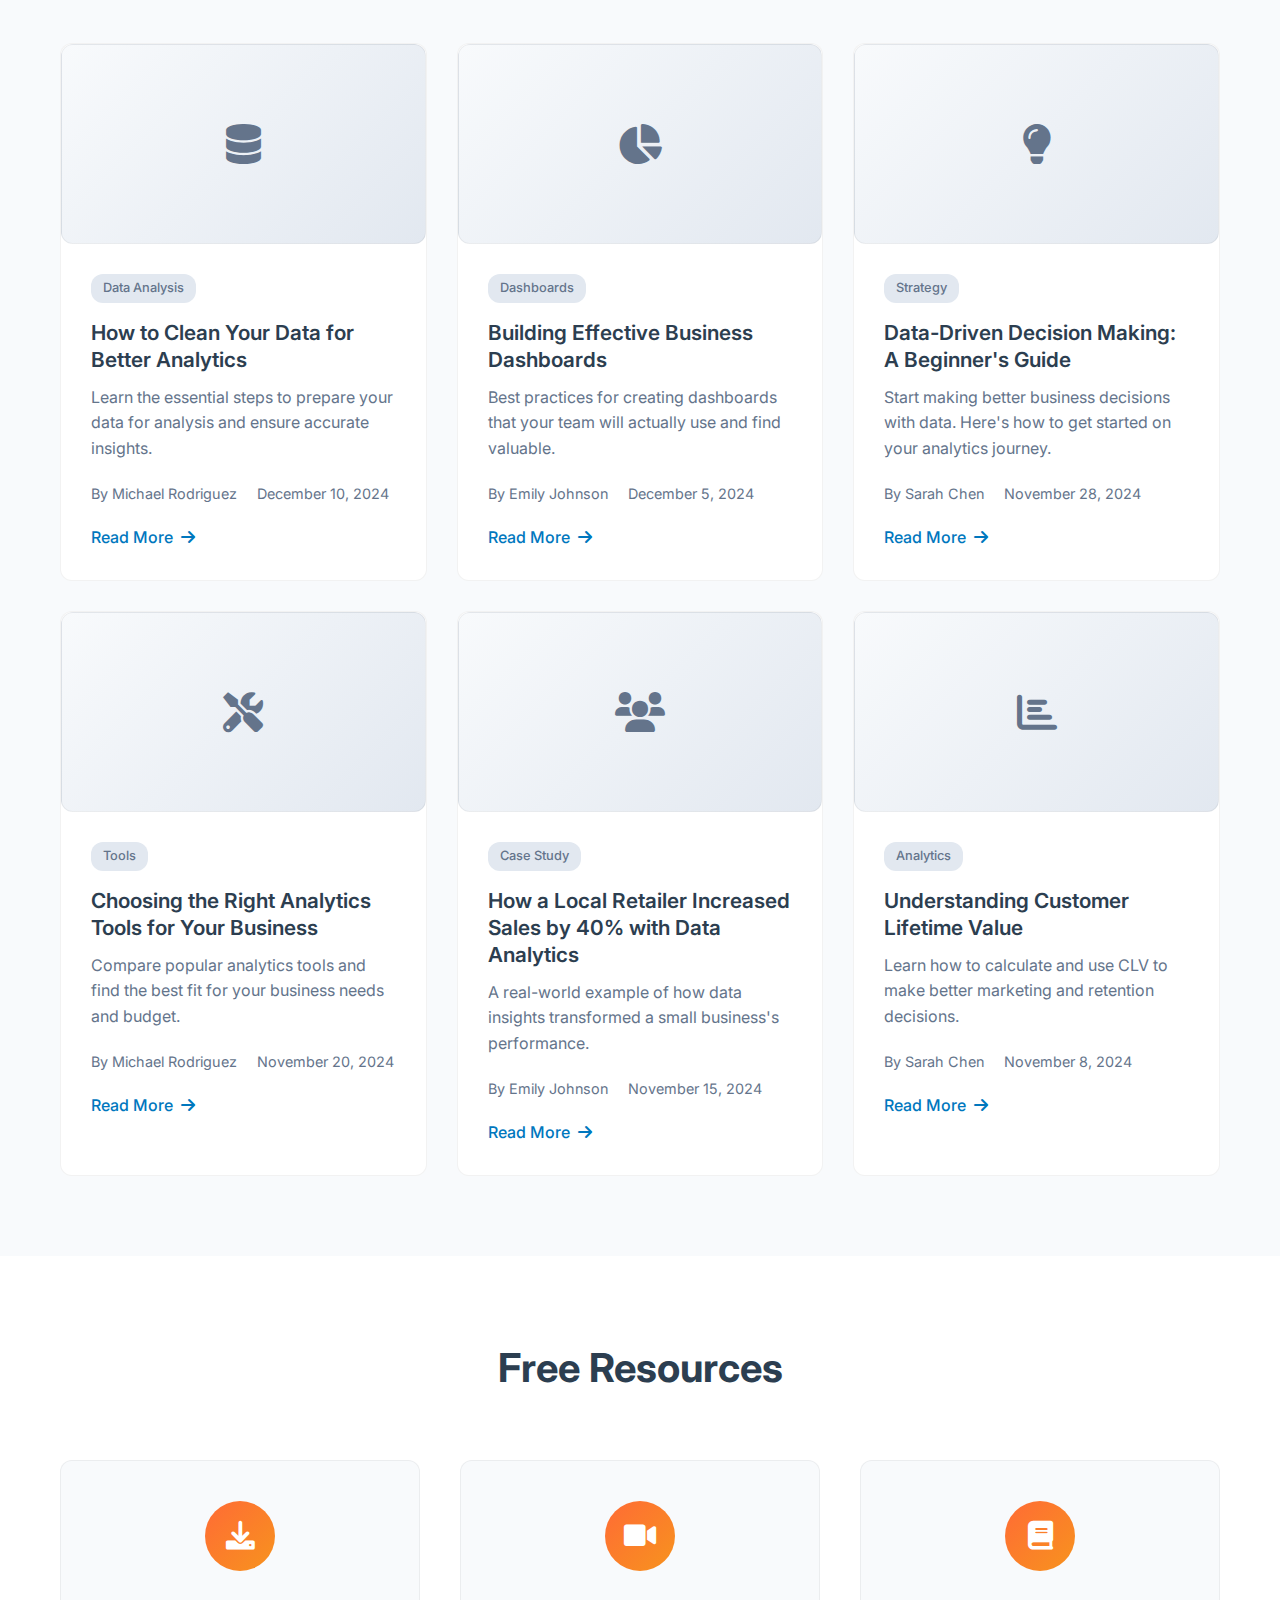
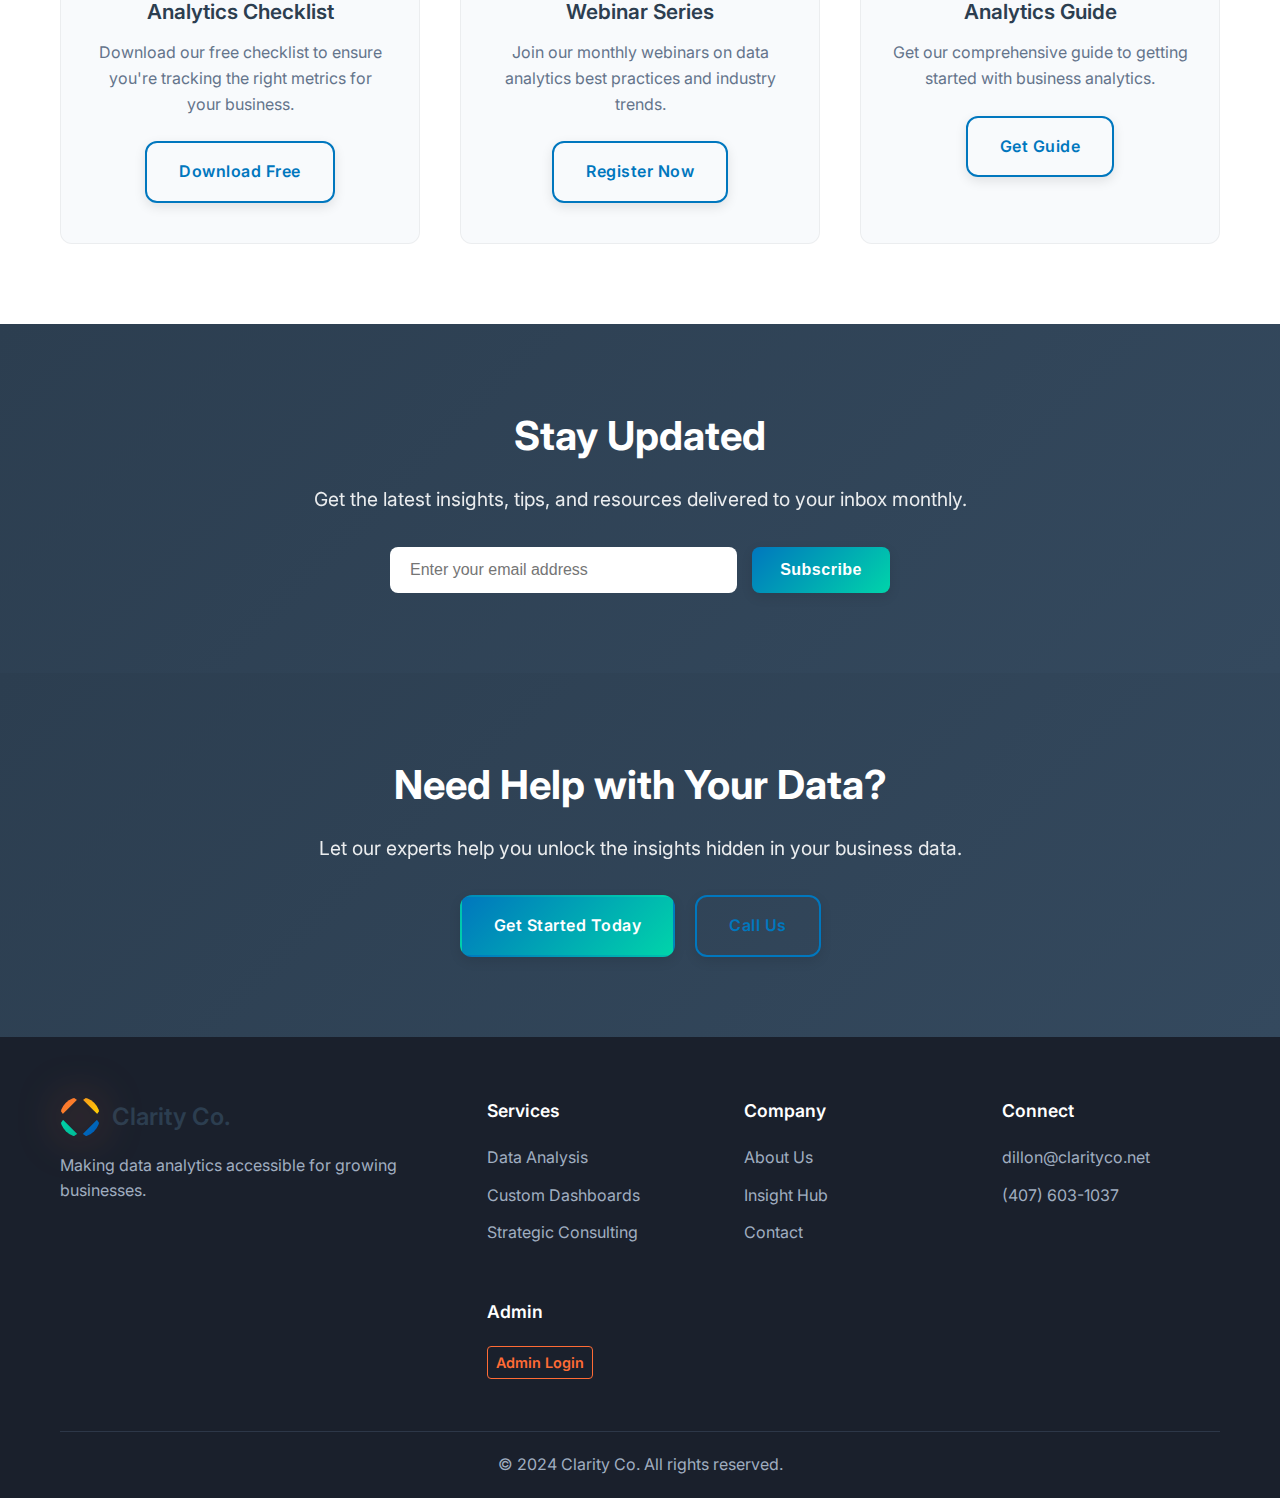
<file: clarityco-github-ready/customer-dashboard.html>
<!DOCTYPE html>
<html lang="en">
<head>
    <meta charset="UTF-8">
    <meta name="viewport" content="width=device-width, initial-scale=1.0">
    <title>Your Analytics Dashboard - Clarity Co.</title>
    <link rel="stylesheet" href="styles.css">
    <link rel="stylesheet" href="https://cdnjs.cloudflare.com/ajax/libs/font-awesome/6.0.0/css/all.min.css">
</head>
<body>
    <!-- Customer Navigation -->
    <nav class="customer-nav">
        <div class="customer-nav-container">
            <div class="customer-logo">
                <div class="logo-c">
                    <div class="logo-segments">
                        <div class="segment segment-1"></div>
                        <div class="segment segment-2"></div>
                        <div class="segment segment-3"></div>
                        <div class="segment segment-4"></div>
                        <div class="segment segment-5"></div>
                        <div class="segment segment-6"></div>
                    </div>
                </div>
                <span class="logo-text">Clarity Co.</span>
            </div>
            <div class="customer-nav-menu">
                <a href="#overview" class="nav-item active" data-section="overview">
                    <i class="fas fa-tachometer-alt"></i> Overview
                </a>
                <a href="#reports" class="nav-item" data-section="reports">
                    <i class="fas fa-chart-line"></i> Reports
                </a>
                <a href="#data" class="nav-item" data-section="data">
                    <i class="fas fa-database"></i> Data
                </a>
                <a href="#settings" class="nav-item" data-section="settings">
                    <i class="fas fa-cog"></i> Settings
                </a>
            </div>
            <div class="customer-user">
                <span id="customerUserName">Welcome, Customer</span>
                <button class="btn btn-outline" onclick="logout()">Logout</button>
            </div>
        </div>
    </nav>

    <!-- Customer Dashboard Content -->
    <div class="customer-content">
        <!-- Overview Section -->
        <section id="overview-section" class="customer-section active">
            <div class="dashboard-header">
                <h1>Your Business Analytics Dashboard</h1>
                <div class="dashboard-controls">
                    <select class="time-filter">
                        <option>Last 7 days</option>
                        <option>Last 30 days</option>
                        <option>Last 3 months</option>
                        <option>Last year</option>
                    </select>
                    <button class="btn btn-outline">
                        <i class="fas fa-download"></i> Export
                    </button>
                </div>
            </div>

            <!-- Key Metrics -->
            <div class="metrics-overview" id="metricsOverview">
                <div class="metric-card" data-metric="revenue">
                    <div class="metric-icon">
                        <i class="fas fa-dollar-sign"></i>
                    </div>
                    <div class="metric-content">
                        <h3 id="revenueValue">$45,230</h3>
                        <p>Total Revenue</p>
                        <span class="metric-change positive" id="revenueChange">+12.5%</span>
                    </div>
                </div>

                <div class="metric-card" data-metric="users">
                    <div class="metric-icon">
                        <i class="fas fa-users"></i>
                    </div>
                    <div class="metric-content">
                        <h3 id="usersValue">1,247</h3>
                        <p>Active Users</p>
                        <span class="metric-change positive" id="usersChange">+8.2%</span>
                    </div>
                </div>

                <div class="metric-card" data-metric="orders">
                    <div class="metric-icon">
                        <i class="fas fa-shopping-cart"></i>
                    </div>
                    <div class="metric-content">
                        <h3 id="ordersValue">342</h3>
                        <p>Orders</p>
                        <span class="metric-change negative" id="ordersChange">-2.1%</span>
                    </div>
                </div>

                <div class="metric-card" data-metric="conversion">
                    <div class="metric-icon">
                        <i class="fas fa-percentage"></i>
                    </div>
                    <div class="metric-content">
                        <h3 id="conversionValue">87.3%</h3>
                        <p>Conversion Rate</p>
                        <span class="metric-change positive" id="conversionChange">+3.7%</span>
                    </div>
                </div>
            </div>

            <!-- Charts Section -->
            <div class="charts-grid">
                <div class="chart-container-large">
                    <div class="chart-header">
                        <h3 id="mainChartTitle">Revenue Trend</h3>
                        <div class="chart-controls">
                            <select id="chartType" class="chart-select">
                                <option value="revenue">Revenue Trend</option>
                                <option value="orders">Order Volume</option>
                                <option value="users">User Growth</option>
                                <option value="conversion">Conversion Rate</option>
                            </select>
                        </div>
                    </div>
                    <div class="line-chart-large">
                        <svg class="dynamic-chart-svg" viewBox="0 0 400 200" preserveAspectRatio="none">
                            <defs>
                                <linearGradient id="dynamicLineGradient" x1="0%" y1="0%" x2="100%" y2="0%">
                                    <stop offset="0%" style="stop-color:#0077be;stop-opacity:0.8" />
                                    <stop offset="100%" style="stop-color:#00d4aa;stop-opacity:0.8" />
                                </linearGradient>
                                <linearGradient id="dynamicAreaGradient" x1="0%" y1="0%" x2="0%" y2="100%">
                                    <stop offset="0%" style="stop-color:#0077be;stop-opacity:0.3" />
                                    <stop offset="100%" style="stop-color:#00d4aa;stop-opacity:0.1" />
                                </linearGradient>
                            </defs>
                            <path class="dynamic-area-path" fill="url(#dynamicAreaGradient)"/>
                            <path class="dynamic-line-path" stroke="url(#dynamicLineGradient)" stroke-width="3" fill="none"/>
                            <g class="dynamic-data-points"></g>
                        </svg>
                    </div>
                </div>

                <div class="chart-container-medium">
                    <div class="chart-header">
                        <h3 id="pieChartTitle">Traffic Sources</h3>
                        <div class="chart-controls">
                            <select id="pieChartType" class="chart-select">
                                <option value="traffic">Traffic Sources</option>
                                <option value="revenue">Revenue Sources</option>
                                <option value="customers">Customer Segments</option>
                                <option value="products">Product Performance</option>
                            </select>
                        </div>
                    </div>
                    <div class="pie-chart-large">
                        <div class="pie-visual" id="dynamicPieChart">
                            <svg class="pie-svg" viewBox="0 0 120 120">
                                <circle class="pie-background" cx="60" cy="60" r="50" fill="#e2e8f0"/>
                                <g class="pie-segments"></g>
                            </svg>
                        </div>
                        <div class="pie-legend-large" id="dynamicPieLegend">
                            <!-- Will be populated dynamically -->
                        </div>
                    </div>
                </div>
            </div>

            <!-- Recent Activity -->
            <div class="activity-section">
                <h3>Recent Activity</h3>
                <div class="activity-list">
                    <div class="activity-item">
                        <div class="activity-icon">
                            <i class="fas fa-chart-line"></i>
                        </div>
                        <div class="activity-content">
                            <h4>Revenue increased by 12.5%</h4>
                            <p>Compared to last month</p>
                            <span class="activity-time">2 hours ago</span>
                        </div>
                    </div>

                    <div class="activity-item">
                        <div class="activity-icon">
                            <i class="fas fa-users"></i>
                        </div>
                        <div class="activity-content">
                            <h4>New user registration spike</h4>
                            <p>47 new users in the last 24 hours</p>
                            <span class="activity-time">5 hours ago</span>
                        </div>
                    </div>

                    <div class="activity-item">
                        <div class="activity-icon">
                            <i class="fas fa-exclamation-triangle"></i>
                        </div>
                        <div class="activity-content">
                            <h4>Conversion rate dropped</h4>
                            <p>Down 2.1% from yesterday</p>
                            <span class="activity-time">1 day ago</span>
                        </div>
                    </div>
                </div>
            </div>
        </section>

        <!-- Reports Section -->
        <section id="reports-section" class="customer-section">
            <div class="section-header">
                <h2>Reports & Analytics</h2>
                <button class="btn btn-primary">
                    <i class="fas fa-plus"></i> Generate Report
                </button>
            </div>
            
            <div class="reports-grid">
                <div class="report-card">
                    <h3>Monthly Performance Report</h3>
                    <p>Comprehensive analysis of your business performance for the current month.</p>
                    <div class="report-meta">
                        <span class="report-date">Generated: Dec 15, 2024</span>
                        <span class="report-size">2.3 MB</span>
                    </div>
                    <div class="report-actions">
                        <button class="btn btn-outline">View</button>
                        <button class="btn btn-primary">Download</button>
                    </div>
                </div>

                <div class="report-card">
                    <h3>Customer Behavior Analysis</h3>
                    <p>Detailed insights into customer engagement and behavior patterns.</p>
                    <div class="report-meta">
                        <span class="report-date">Generated: Dec 10, 2024</span>
                        <span class="report-size">1.8 MB</span>
                    </div>
                    <div class="report-actions">
                        <button class="btn btn-outline">View</button>
                        <button class="btn btn-primary">Download</button>
                    </div>
                </div>

                <div class="report-card">
                    <h3>Revenue Optimization Report</h3>
                    <p>Recommendations for improving revenue and conversion rates.</p>
                    <div class="report-meta">
                        <span class="report-date">Generated: Dec 5, 2024</span>
                        <span class="report-size">3.1 MB</span>
                    </div>
                    <div class="report-actions">
                        <button class="btn btn-outline">View</button>
                        <button class="btn btn-primary">Download</button>
                    </div>
                </div>
            </div>
        </section>

        <!-- Data Section -->
        <section id="data-section" class="customer-section">
            <div class="section-header">
                <h2>Your Data</h2>
                <button class="btn btn-primary">
                    <i class="fas fa-upload"></i> Upload Data
                </button>
            </div>
            
            <div class="data-overview">
                <div class="data-card">
                    <h3>Sales Data</h3>
                    <div class="data-stats">
                        <span class="data-count">2,847 records</span>
                        <span class="data-size">45.2 MB</span>
                    </div>
                    <div class="data-actions">
                        <button class="btn btn-outline">Export</button>
                        <button class="btn btn-outline">View</button>
                    </div>
                </div>

                <div class="data-card">
                    <h3>Customer Data</h3>
                    <div class="data-stats">
                        <span class="data-count">1,247 records</span>
                        <span class="data-size">12.8 MB</span>
                    </div>
                    <div class="data-actions">
                        <button class="btn btn-outline">Export</button>
                        <button class="btn btn-outline">View</button>
                    </div>
                </div>

                <div class="data-card">
                    <h3>Website Analytics</h3>
                    <div class="data-stats">
                        <span class="data-count">15,392 records</span>
                        <span class="data-size">89.1 MB</span>
                    </div>
                    <div class="data-actions">
                        <button class="btn btn-outline">Export</button>
                        <button class="btn btn-outline">View</button>
                    </div>
                </div>
            </div>
        </section>

        <!-- Settings Section -->
        <section id="settings-section" class="customer-section">
            <div class="section-header">
                <h2>Dashboard Settings</h2>
            </div>
            
            <div class="settings-form">
                <div class="setting-group">
                    <h3>Display Preferences</h3>
                    <div class="setting-item">
                        <label>Dashboard Theme</label>
                        <select>
                            <option>Light</option>
                            <option>Dark</option>
                            <option>Auto</option>
                        </select>
                    </div>
                    <div class="setting-item">
                        <label>Default Time Range</label>
                        <select>
                            <option>Last 7 days</option>
                            <option>Last 30 days</option>
                            <option>Last 3 months</option>
                        </select>
                    </div>
                </div>

                <div class="setting-group">
                    <h3>Notifications</h3>
                    <div class="setting-item">
                        <label>
                            <input type="checkbox" checked> Email notifications for new reports
                        </label>
                    </div>
                    <div class="setting-item">
                        <label>
                            <input type="checkbox" checked> Alerts for significant changes
                        </label>
                    </div>
                </div>
            </div>
        </section>
    </div>

    <script src="config.js"></script>
    <script src="google-drive-integration.js"></script>
    <script src="customer-script.js"></script>
</body>
</html>
</file>
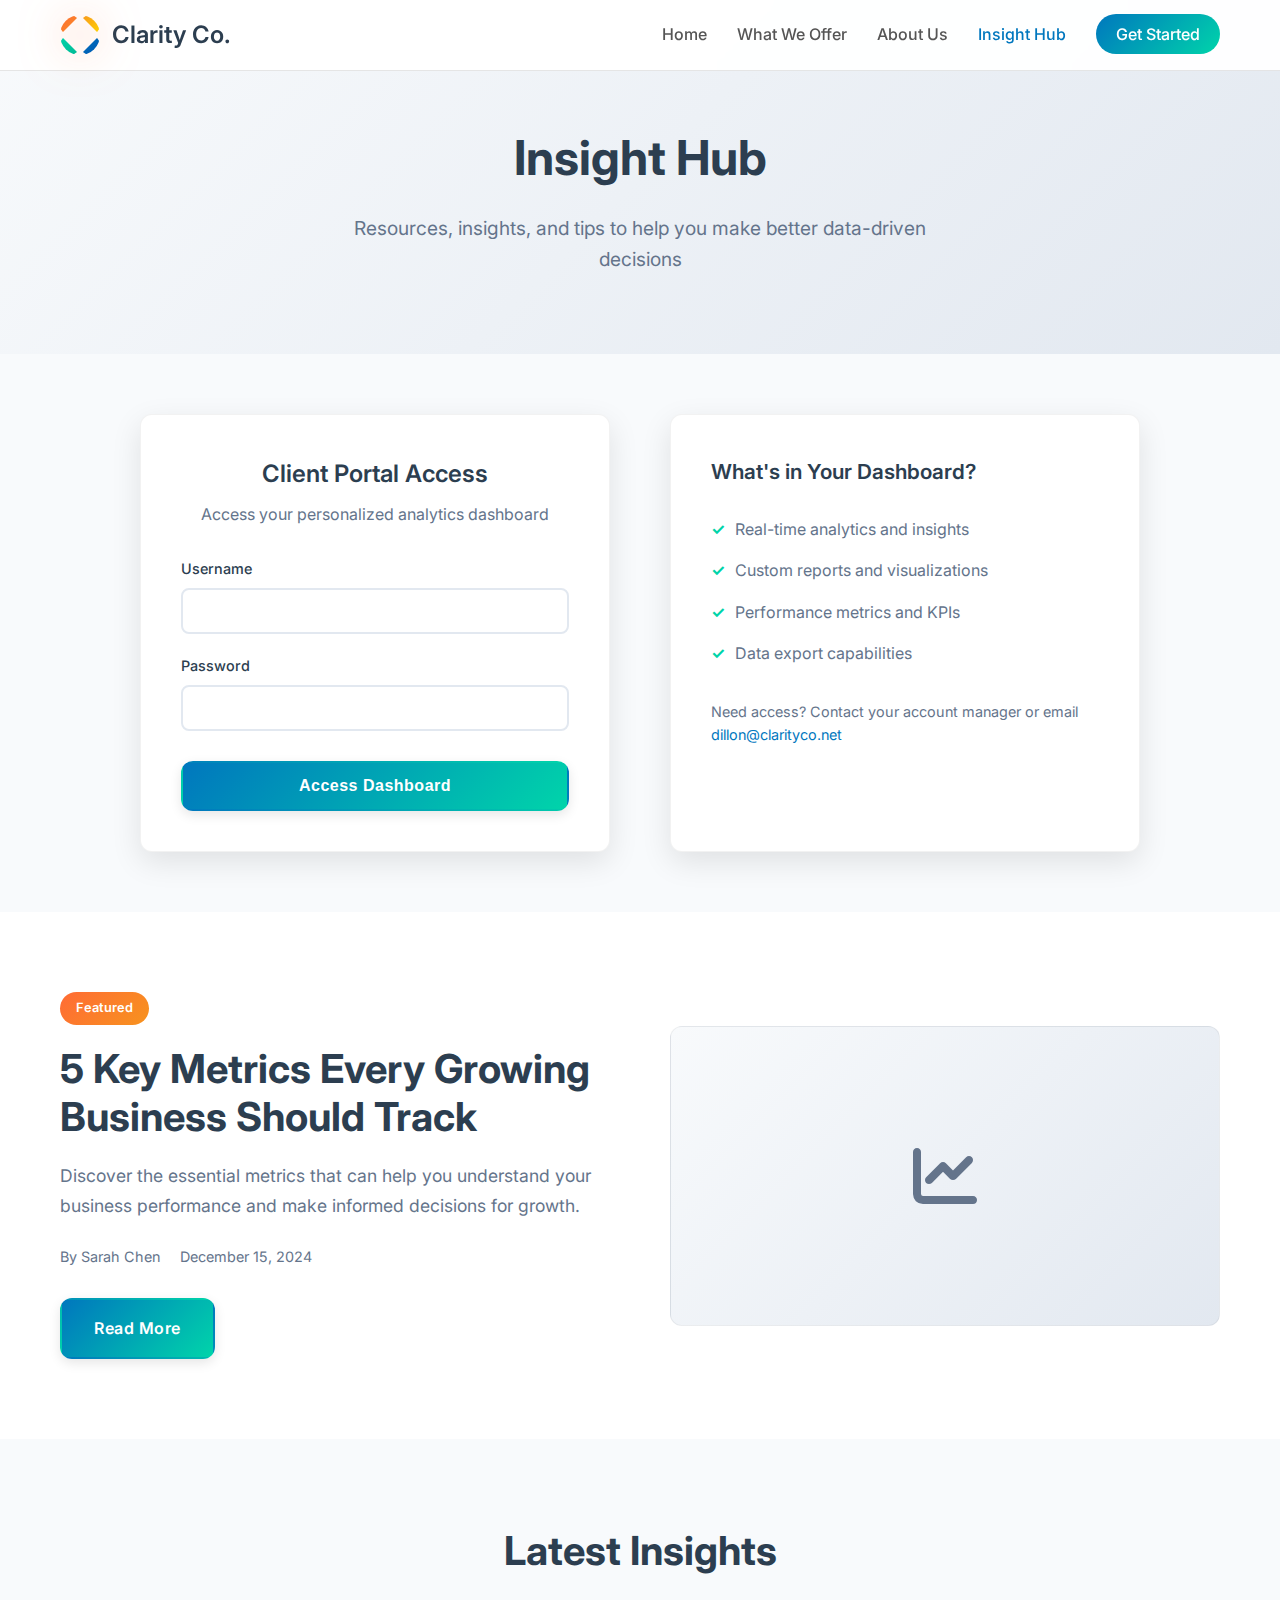
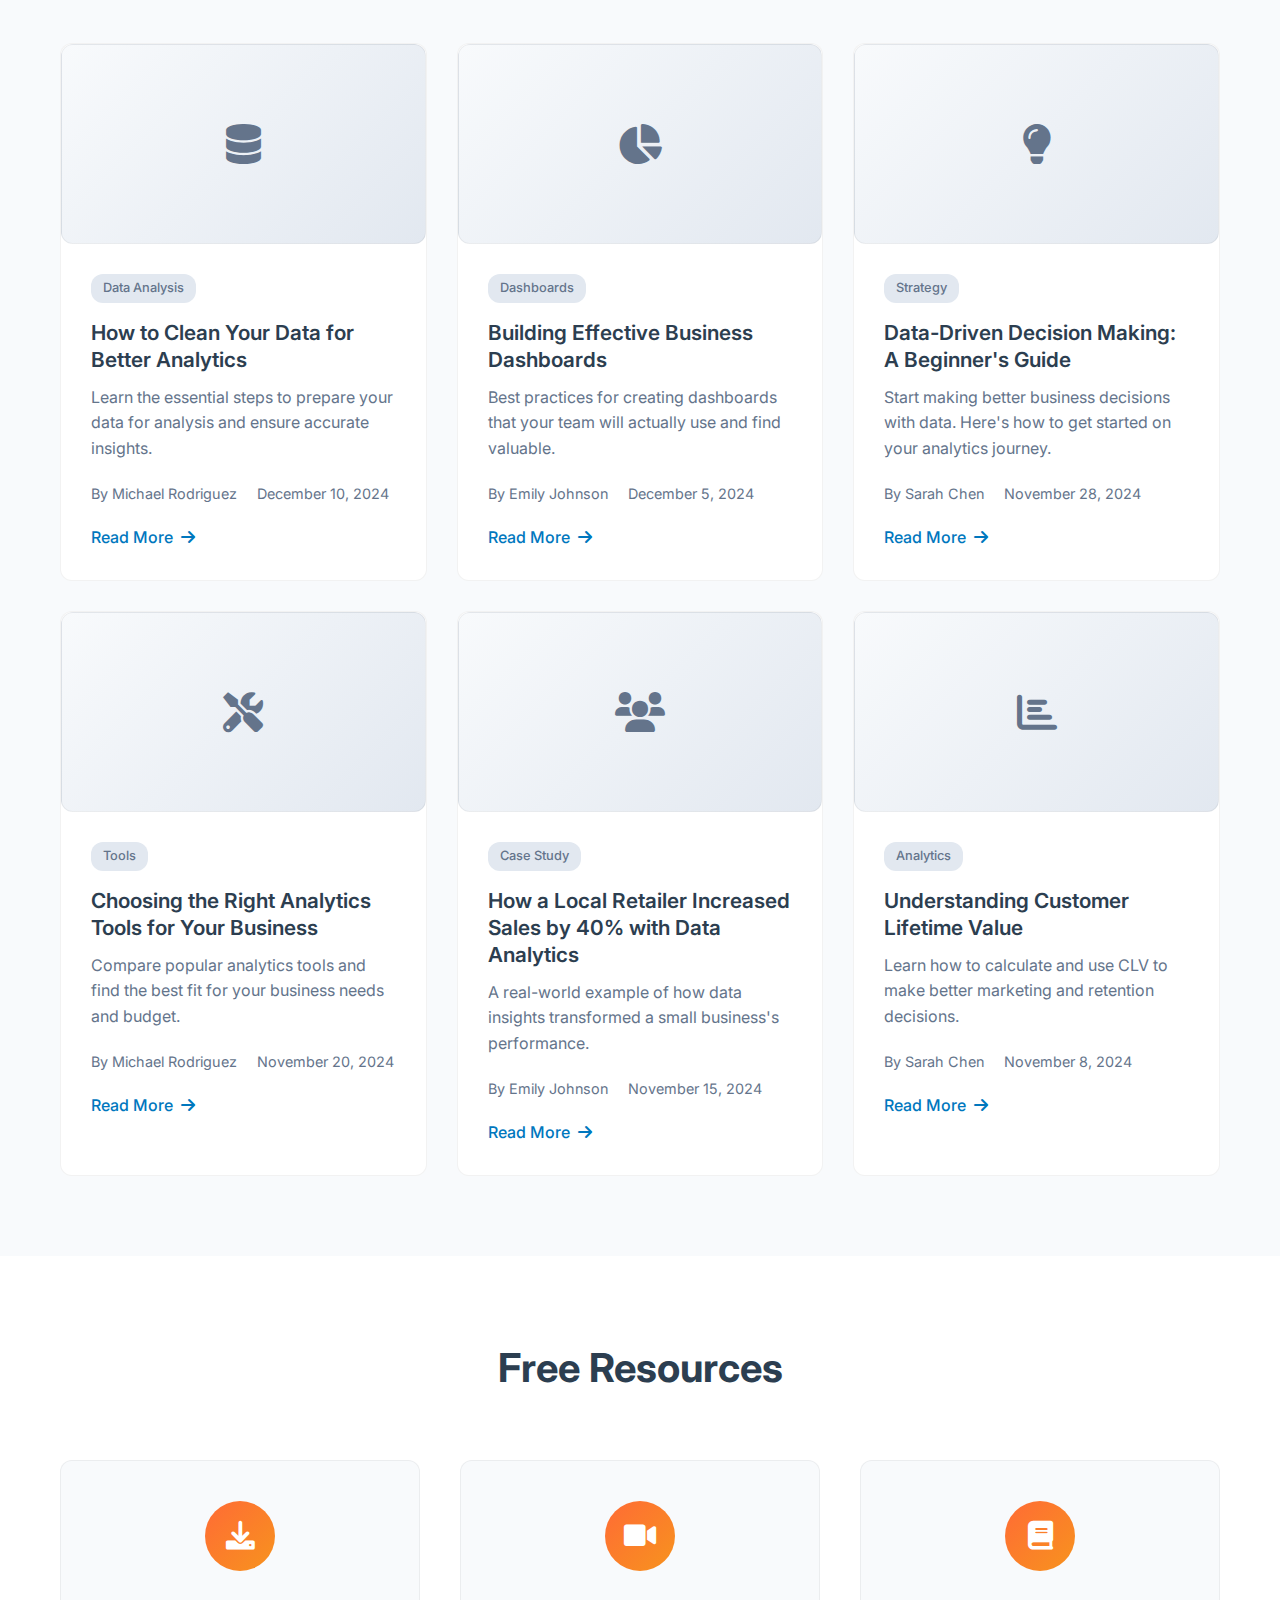
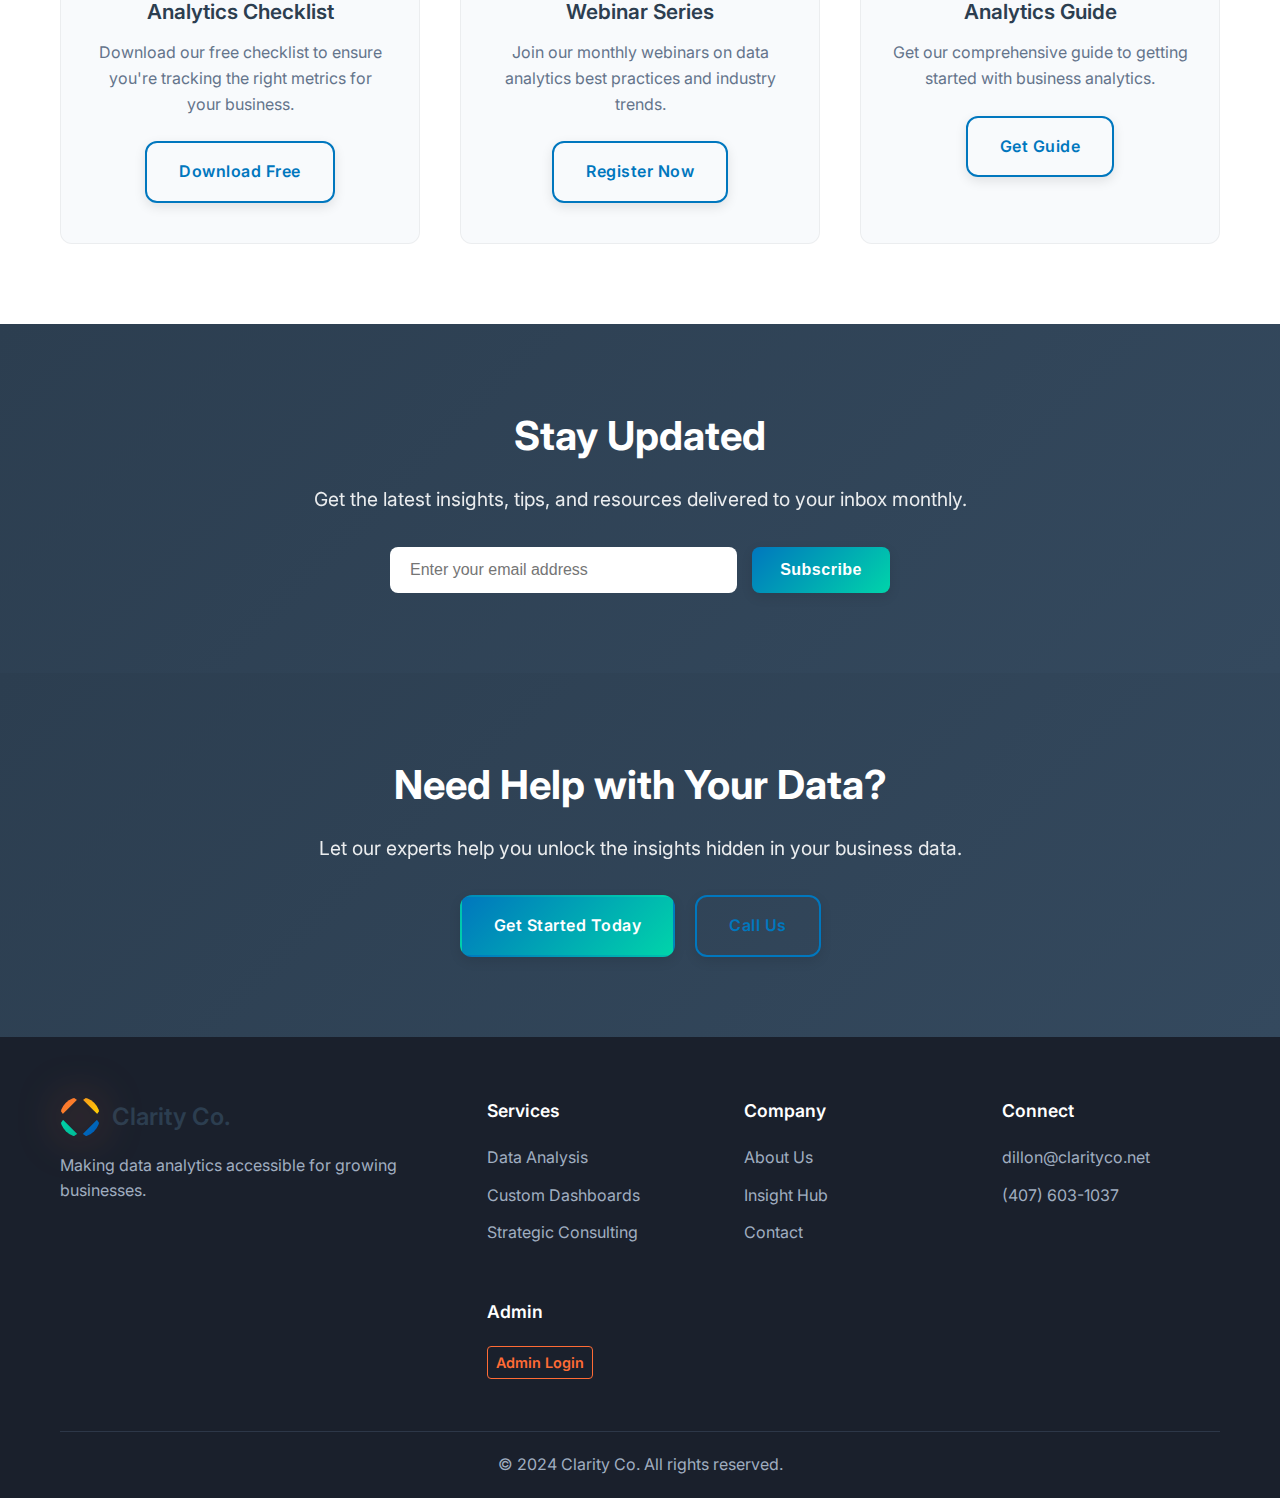
<file: clarityco-github-ready/insight-hub.html>
﻿<!DOCTYPE html>
<html lang="en">
<head>
    <meta charset="UTF-8">
    <meta name="viewport" content="width=device-width, initial-scale=1.0">
    <title>Insight Hub - Clarity Co.</title>
    <link rel="stylesheet" href="styles.css">
    <link href="https://fonts.googleapis.com/css2?family=Inter:wght@300;400;500;600;700&display=swap" rel="stylesheet">
    <link rel="stylesheet" href="https://cdnjs.cloudflare.com/ajax/libs/font-awesome/6.0.0/css/all.min.css">
</head>
<body>
    <!-- Navigation -->
    <nav class="navbar">
        <div class="nav-container">
            <div class="nav-logo">
                <div class="logo-c">
                    <div class="logo-segments">
                        <div class="segment segment-1"></div>
                        <div class="segment segment-2"></div>
                        <div class="segment segment-3"></div>
                        <div class="segment segment-4"></div>
                    </div>
                </div>
                <span class="logo-text">Clarity Co.</span>
            </div>
            <ul class="nav-menu">
                <li class="nav-item">
                    <a href="index.html" class="nav-link">Home</a>
                </li>
                <li class="nav-item">
                    <a href="what-we-offer.html" class="nav-link">What We Offer</a>
                </li>
                <li class="nav-item">
                    <a href="about-us.html" class="nav-link">About Us</a>
                </li>
                <li class="nav-item">
                    <a href="insight-hub.html" class="nav-link active">Insight Hub</a>
                </li>
                <li class="nav-item">
                    <a href="#contact" class="nav-link cta-button">Get Started</a>
                </li>
            </ul>
            <div class="hamburger">
                <span class="bar"></span>
                <span class="bar"></span>
                <span class="bar"></span>
            </div>
        </div>
    </nav>

    <!-- Page Header -->
    <section class="page-header">
        <div class="container">
            <h1>Insight Hub</h1>
            <p>Resources, insights, and tips to help you make better data-driven decisions</p>
        </div>
    </section>

    <!-- Client Login Section -->
    <section class="login-section">
        <div class="container">
            <div class="login-container">
                <div class="login-box">
                    <div class="login-header">
                        <h3>Client Portal Access</h3>
                        <p>Access your personalized analytics dashboard</p>
                    </div>
                    <form class="login-form" id="clientLoginForm">
                        <div class="form-group">
                            <label for="username">Username</label>
                            <input type="text" id="username" name="username" required>
                        </div>
                        <div class="form-group">
                            <label for="password">Password</label>
                            <input type="password" id="password" name="password" required>
                        </div>
                        <button type="submit" class="btn btn-primary login-btn">Access Dashboard</button>
                        <div class="login-error" id="loginError" style="display: none;">
                            Invalid credentials. Please try again.
                        </div>
                    </form>
                </div>
                <div class="login-info">
                    <h4>What's in Your Dashboard?</h4>
                    <ul>
                        <li>Real-time analytics and insights</li>
                        <li>Custom reports and visualizations</li>
                        <li>Performance metrics and KPIs</li>
                        <li>Data export capabilities</li>
                    </ul>
                    <p class="login-help">Need access? Contact your account manager or email <a href="mailto:dillon@clarityco.net">dillon@clarityco.net</a></p>
                </div>
            </div>
        </div>
    </section>

    <!-- Featured Article -->
    <section class="featured-article">
        <div class="container">
            <div class="featured-content">
                <div class="featured-text">
                    <span class="article-category">Featured</span>
                    <h2>5 Key Metrics Every Growing Business Should Track</h2>
                    <p>Discover the essential metrics that can help you understand your business performance and make informed decisions for growth.</p>
                    <div class="article-meta">
                        <span class="author">By Sarah Chen</span>
                        <span class="date">December 15, 2024</span>
                    </div>
                    <a href="#" class="btn btn-primary">Read More</a>
                </div>
                <div class="featured-image">
                    <div class="image-placeholder">
                        <i class="fas fa-chart-line"></i>
                    </div>
                </div>
            </div>
        </div>
    </section>

    <!-- Blog Posts -->
    <section class="blog-section">
        <div class="container">
            <h2 class="section-title">Latest Insights</h2>
            <div class="blog-grid">
                <article class="blog-post">
                    <div class="post-image">
                        <div class="image-placeholder">
                            <i class="fas fa-database"></i>
                        </div>
                    </div>
                    <div class="post-content">
                        <span class="post-category">Data Analysis</span>
                        <h3>How to Clean Your Data for Better Analytics</h3>
                        <p>Learn the essential steps to prepare your data for analysis and ensure accurate insights.</p>
                        <div class="post-meta">
                            <span class="author">By Michael Rodriguez</span>
                            <span class="date">December 10, 2024</span>
                        </div>
                        <a href="#" class="read-more">Read More <i class="fas fa-arrow-right"></i></a>
                    </div>
                </article>

                <article class="blog-post">
                    <div class="post-image">
                        <div class="image-placeholder">
                            <i class="fas fa-chart-pie"></i>
                        </div>
                    </div>
                    <div class="post-content">
                        <span class="post-category">Dashboards</span>
                        <h3>Building Effective Business Dashboards</h3>
                        <p>Best practices for creating dashboards that your team will actually use and find valuable.</p>
                        <div class="post-meta">
                            <span class="author">By Emily Johnson</span>
                            <span class="date">December 5, 2024</span>
                        </div>
                        <a href="#" class="read-more">Read More <i class="fas fa-arrow-right"></i></a>
                    </div>
                </article>

                <article class="blog-post">
                    <div class="post-image">
                        <div class="image-placeholder">
                            <i class="fas fa-lightbulb"></i>
                        </div>
                    </div>
                    <div class="post-content">
                        <span class="post-category">Strategy</span>
                        <h3>Data-Driven Decision Making: A Beginner's Guide</h3>
                        <p>Start making better business decisions with data. Here's how to get started on your analytics journey.</p>
                        <div class="post-meta">
                            <span class="author">By Sarah Chen</span>
                            <span class="date">November 28, 2024</span>
                        </div>
                        <a href="#" class="read-more">Read More <i class="fas fa-arrow-right"></i></a>
                    </div>
                </article>

                <article class="blog-post">
                    <div class="post-image">
                        <div class="image-placeholder">
                            <i class="fas fa-tools"></i>
                        </div>
                    </div>
                    <div class="post-content">
                        <span class="post-category">Tools</span>
                        <h3>Choosing the Right Analytics Tools for Your Business</h3>
                        <p>Compare popular analytics tools and find the best fit for your business needs and budget.</p>
                        <div class="post-meta">
                            <span class="author">By Michael Rodriguez</span>
                            <span class="date">November 20, 2024</span>
                        </div>
                        <a href="#" class="read-more">Read More <i class="fas fa-arrow-right"></i></a>
                    </div>
                </article>

                <article class="blog-post">
                    <div class="post-image">
                        <div class="image-placeholder">
                            <i class="fas fa-users"></i>
                        </div>
                    </div>
                    <div class="post-content">
                        <span class="post-category">Case Study</span>
                        <h3>How a Local Retailer Increased Sales by 40% with Data Analytics</h3>
                        <p>A real-world example of how data insights transformed a small business's performance.</p>
                        <div class="post-meta">
                            <span class="author">By Emily Johnson</span>
                            <span class="date">November 15, 2024</span>
                        </div>
                        <a href="#" class="read-more">Read More <i class="fas fa-arrow-right"></i></a>
                    </div>
                </article>

                <article class="blog-post">
                    <div class="post-image">
                        <div class="image-placeholder">
                            <i class="fas fa-chart-bar"></i>
                        </div>
                    </div>
                    <div class="post-content">
                        <span class="post-category">Analytics</span>
                        <h3>Understanding Customer Lifetime Value</h3>
                        <p>Learn how to calculate and use CLV to make better marketing and retention decisions.</p>
                        <div class="post-meta">
                            <span class="author">By Sarah Chen</span>
                            <span class="date">November 8, 2024</span>
                        </div>
                        <a href="#" class="read-more">Read More <i class="fas fa-arrow-right"></i></a>
                    </div>
                </article>
            </div>
        </div>
    </section>

    <!-- Resources Section -->
    <section class="resources-section">
        <div class="container">
            <h2 class="section-title">Free Resources</h2>
            <div class="resources-grid">
                <div class="resource-card">
                    <div class="resource-icon">
                        <i class="fas fa-download"></i>
                    </div>
                    <h3>Analytics Checklist</h3>
                    <p>Download our free checklist to ensure you're tracking the right metrics for your business.</p>
                    <a href="#" class="btn btn-outline">Download Free</a>
                </div>

                <div class="resource-card">
                    <div class="resource-icon">
                        <i class="fas fa-video"></i>
                    </div>
                    <h3>Webinar Series</h3>
                    <p>Join our monthly webinars on data analytics best practices and industry trends.</p>
                    <a href="#" class="btn btn-outline">Register Now</a>
                </div>

                <div class="resource-card">
                    <div class="resource-icon">
                        <i class="fas fa-book"></i>
                    </div>
                    <h3>Analytics Guide</h3>
                    <p>Get our comprehensive guide to getting started with business analytics.</p>
                    <a href="#" class="btn btn-outline">Get Guide</a>
                </div>
            </div>
        </div>
    </section>

    <!-- Newsletter Signup -->
    <section class="newsletter-section">
        <div class="container">
            <div class="newsletter-content">
                <h2>Stay Updated</h2>
                <p>Get the latest insights, tips, and resources delivered to your inbox monthly.</p>
                <form class="newsletter-form">
                    <input type="email" placeholder="Enter your email address" required>
                    <button type="submit" class="btn btn-primary">Subscribe</button>
                </form>
            </div>
        </div>
    </section>

    <!-- CTA Section -->
    <section class="cta-section" id="contact">
        <div class="container">
            <div class="cta-content">
                <h2>Need Help with Your Data?</h2>
                <p>Let our experts help you unlock the insights hidden in your business data.</p>
                <div class="cta-buttons">
                    <a href="mailto:dillon@clarityco.net" class="btn btn-primary">Get Started Today</a>
                    <a href="#" class="btn btn-secondary" onclick="showPhonePopup()">Call Us</a>
                </div>
            </div>
        </div>
    </section>

    <!-- Footer -->
    <footer class="footer">
        <div class="container">
            <div class="footer-content">
                <div class="footer-brand">
                    <div class="nav-logo">
                        <div class="logo-c">
                            <div class="logo-segments">
                                <div class="segment segment-1"></div>
                                <div class="segment segment-2"></div>
                                <div class="segment segment-3"></div>
                                <div class="segment segment-4"></div>
                            </div>
                        </div>
                        <span class="logo-text">Clarity Co.</span>
                    </div>
                    <p>Making data analytics accessible for growing businesses.</p>
                </div>
                <div class="footer-links">
                    <div class="footer-column">
                        <h4>Services</h4>
                        <ul>
                            <li><a href="what-we-offer.html">Data Analysis</a></li>
                            <li><a href="what-we-offer.html">Custom Dashboards</a></li>
                            <li><a href="what-we-offer.html">Strategic Consulting</a></li>
                        </ul>
                    </div>
                    <div class="footer-column">
                        <h4>Company</h4>
                        <ul>
                            <li><a href="about-us.html">About Us</a></li>
                            <li><a href="insight-hub.html">Insight Hub</a></li>
                            <li><a href="#contact">Contact</a></li>
                        </ul>
                    </div>
                    <div class="footer-column">
                        <h4>Connect</h4>
                        <ul>
                            <li><a href="mailto:dillon@clarityco.net">dillon@clarityco.net</a></li>
                            <li><a href="#" onclick="showPhonePopup()">(407) 603-1037</a></li>
                        </ul>
                    </div>
                    <div class="footer-column">
                        <h4>Admin</h4>
                        <ul>
                            <li><a href="admin-login.html" class="admin-link">Admin Login</a></li>
                        </ul>
                    </div>
                </div>
            </div>
            <div class="footer-bottom">
                <p>&copy; 2024 Clarity Co. All rights reserved.</p>
            </div>
        </div>
    </footer>

    <!-- Phone Popup -->
    <div id="phonePopup" class="phone-popup">
        <div class="phone-popup-content">
            <span class="close-popup" onclick="closePhonePopup()">&times;</span>
            <h3>Contact Information</h3>
            <div class="phone-info">
                <p><strong>Phone:</strong> 1-407-603-1037</p>
                <p><strong>Hours:</strong> 8:00 AM - 5:00 PM</p>
                <p><strong>Days:</strong> Monday through Friday</p>
            </div>
            <a href="tel:+14076031037" class="btn btn-primary">Call Now</a>
        </div>
    </div>

    <script src="script.js"></script>
</body>
</html>
</file>
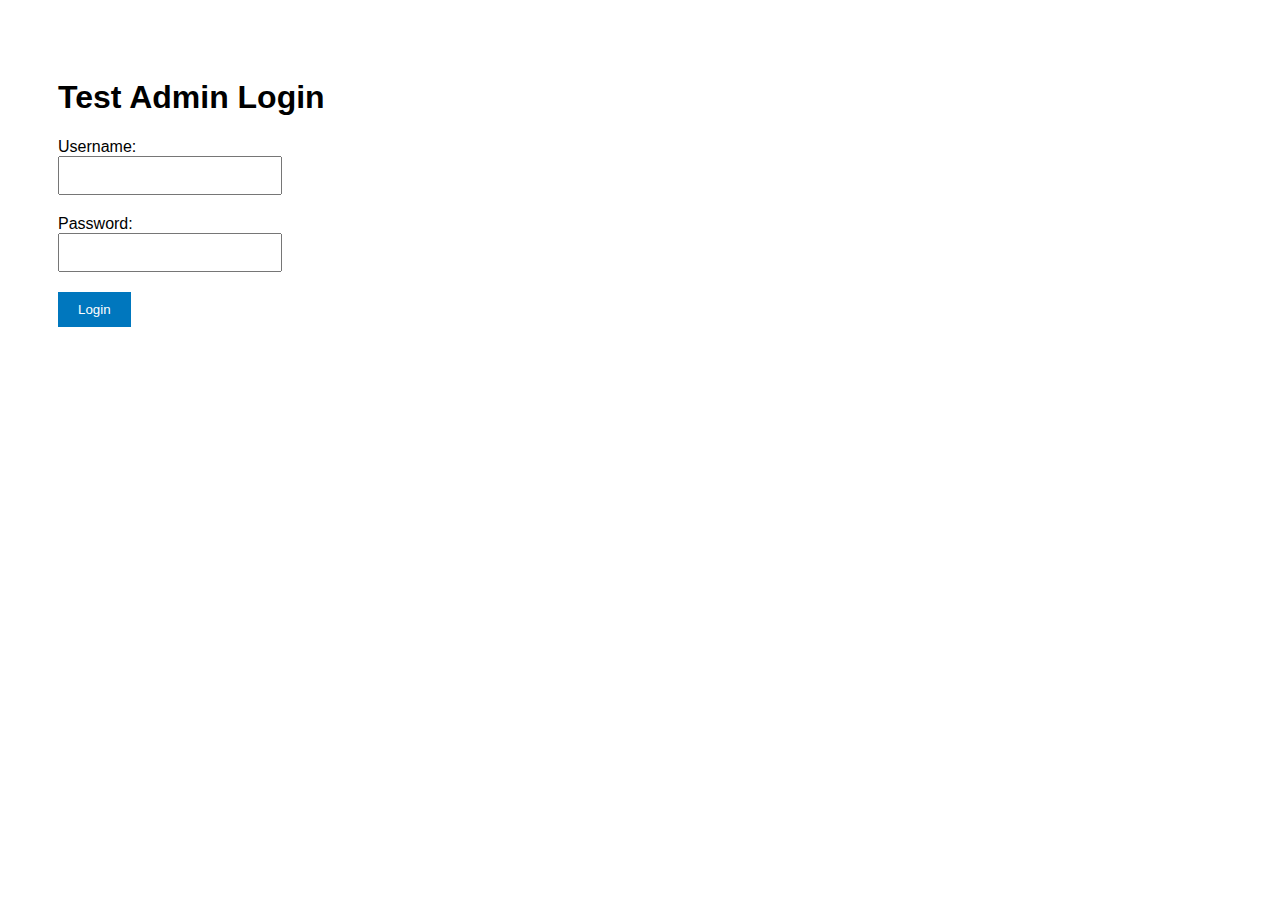
<file: clarityco-github-ready/test-admin-simple.html>
<!DOCTYPE html>
<html lang="en">
<head>
    <meta charset="UTF-8">
    <meta name="viewport" content="width=device-width, initial-scale=1.0">
    <title>Test Admin Login</title>
    <style>
        body { font-family: Arial, sans-serif; padding: 50px; }
        .form-group { margin: 20px 0; }
        input { padding: 10px; width: 200px; }
        button { padding: 10px 20px; background: #0077be; color: white; border: none; cursor: pointer; }
        .error { color: red; margin-top: 10px; }
    </style>
</head>
<body>
    <h1>Test Admin Login</h1>
    
    <form id="testForm">
        <div class="form-group">
            <label>Username:</label><br>
            <input type="text" id="username" required>
        </div>
        <div class="form-group">
            <label>Password:</label><br>
            <input type="password" id="password" required>
        </div>
        <button type="submit">Login</button>
        <div class="error" id="error" style="display: none;">Invalid credentials</div>
    </form>

    <script>
        console.log('Test admin page loaded');
        
        document.getElementById('testForm').addEventListener('submit', function(e) {
            e.preventDefault();
            console.log('Form submitted');
            
            const username = document.getElementById('username').value;
            const password = document.getElementById('password').value;
            
            console.log('Username:', username);
            console.log('Password:', password);
            
            if (username === 'dcaldwell' && password === 'Jj3239828!') {
                console.log('Login successful');
                localStorage.setItem('adminLoggedIn', 'true');
                localStorage.setItem('adminUser', username);
                window.location.href = 'admin-panel.html';
            } else {
                console.log('Login failed');
                document.getElementById('error').style.display = 'block';
            }
        });
    </script>
</body>
</html>
</file>
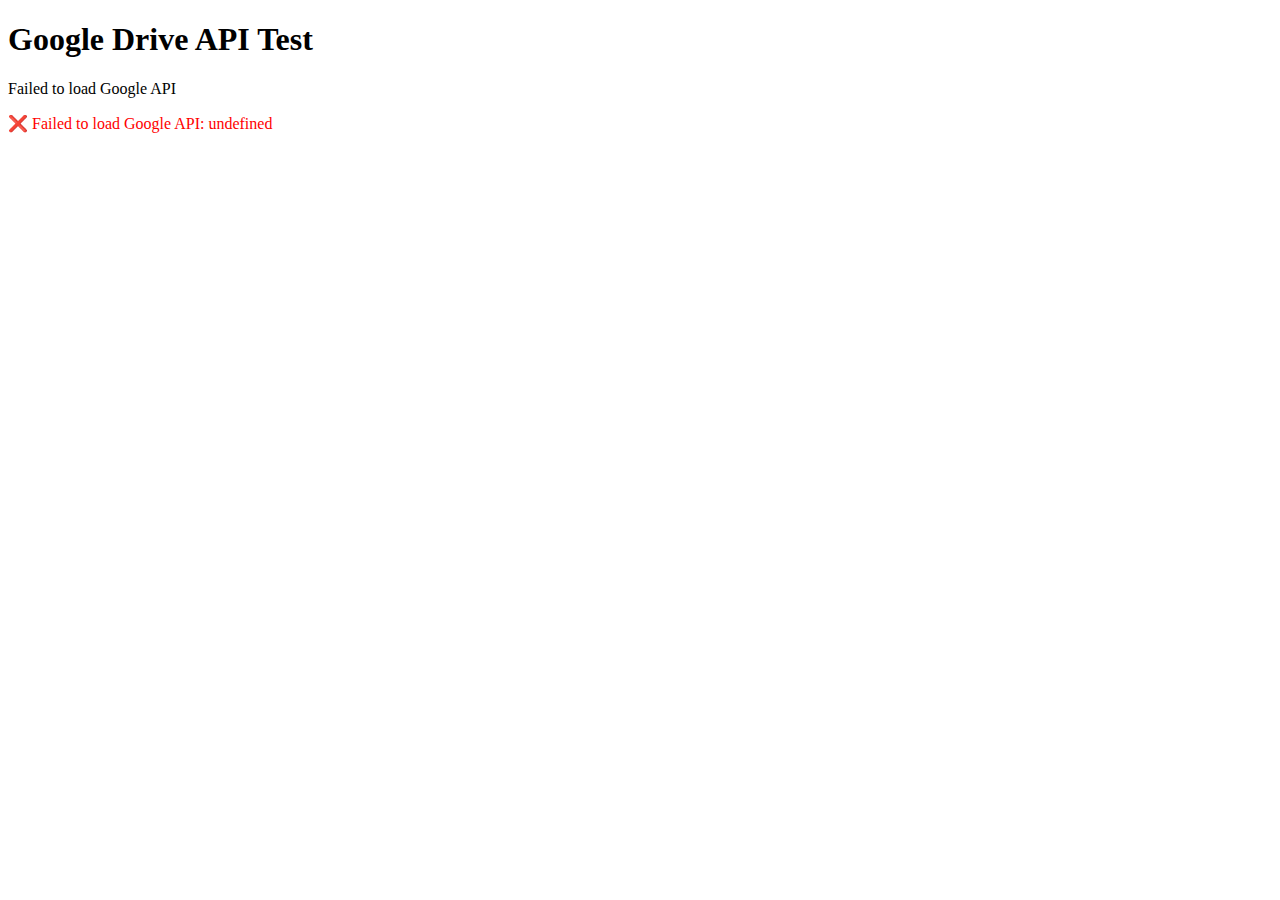
<file: clarityco-github-ready/test-google-drive.html>
<!DOCTYPE html>
<html lang="en">
<head>
    <meta charset="UTF-8">
    <meta name="viewport" content="width=device-width, initial-scale=1.0">
    <title>Google Drive API Test</title>
</head>
<body>
    <h1>Google Drive API Test</h1>
    <div id="status">Testing...</div>
    <div id="results"></div>

    <script>
        async function testGoogleDrive() {
            const statusDiv = document.getElementById('status');
            const resultsDiv = document.getElementById('results');
            
            try {
                statusDiv.textContent = 'Loading Google API...';
                
                // Load Google API
                await new Promise((resolve, reject) => {
                    const script = document.createElement('script');
                    script.src = 'https://apis.google.com/js/api.js';
                    script.onload = resolve;
                    script.onerror = reject;
                    document.head.appendChild(script);
                });
                
                statusDiv.textContent = 'Initializing Google API...';
                
                // Initialize Google API
                await window.gapi.load('client:auth2', async () => {
                    try {
                        await window.gapi.client.init({
                            apiKey: 'AIzaSyDDIFaZjCCdRfk4GbzCRNWU7S91Mn7kj60',
                            clientId: '1041903487209-1mpvagaa7d7jfgeqq9bg56gpqs478ee9.apps.googleusercontent.com',
                            discoveryDocs: ['https://www.googleapis.com/discovery/v1/apis/drive/v3/rest'],
                            scope: 'https://www.googleapis.com/auth/drive.file https://www.googleapis.com/auth/drive.metadata.readonly'
                        });
                        
                        statusDiv.textContent = 'Google API initialized successfully!';
                        resultsDiv.innerHTML = '<p style="color: green;">✅ Google Drive API is working!</p>';
                        
                    } catch (error) {
                        statusDiv.textContent = 'Error initializing Google API';
                        resultsDiv.innerHTML = `<p style="color: red;">❌ Error: ${error.message}</p>`;
                    }
                });
                
            } catch (error) {
                statusDiv.textContent = 'Failed to load Google API';
                resultsDiv.innerHTML = `<p style="color: red;">❌ Failed to load Google API: ${error.message}</p>`;
            }
        }
        
        // Start test when page loads
        window.addEventListener('load', testGoogleDrive);
    </script>
</body>
</html>
</file>
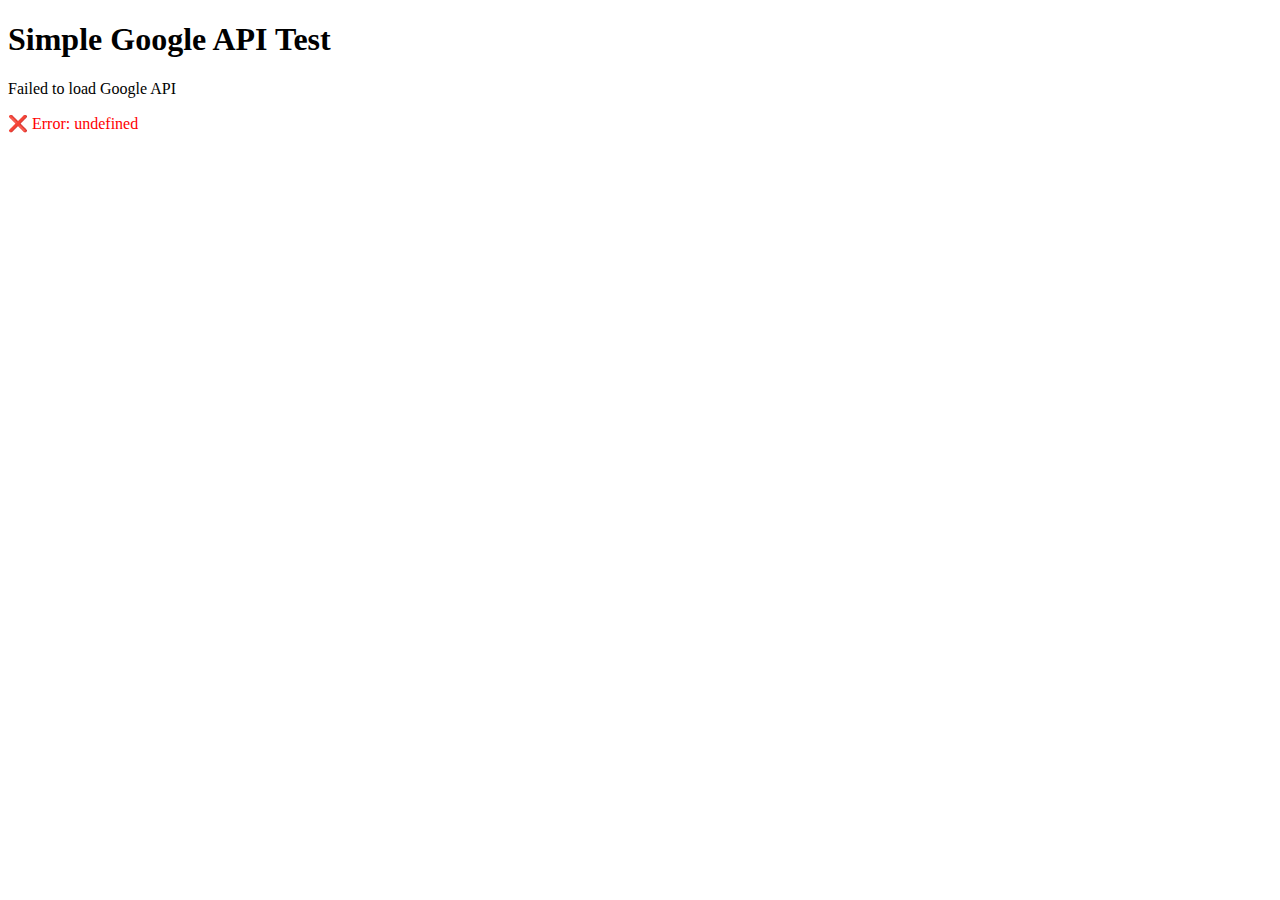
<file: clarityco-github-ready/test-google-simple.html>
<!DOCTYPE html>
<html lang="en">
<head>
    <meta charset="UTF-8">
    <meta name="viewport" content="width=device-width, initial-scale=1.0">
    <title>Simple Google API Test</title>
</head>
<body>
    <h1>Simple Google API Test</h1>
    <div id="status">Testing...</div>
    <div id="results"></div>

    <script>
        async function testGoogleAPI() {
            const statusDiv = document.getElementById('status');
            const resultsDiv = document.getElementById('results');
            
            try {
                statusDiv.textContent = 'Loading Google API...';
                
                // Load Google API script
                await new Promise((resolve, reject) => {
                    const script = document.createElement('script');
                    script.src = 'https://apis.google.com/js/api.js';
                    script.onload = resolve;
                    script.onerror = reject;
                    document.head.appendChild(script);
                });
                
                statusDiv.textContent = 'Google API loaded successfully!';
                resultsDiv.innerHTML = '<p style="color: green;">✅ Google API script loaded without errors!</p>';
                
                // Test gapi availability
                if (window.gapi) {
                    resultsDiv.innerHTML += '<p style="color: green;">✅ window.gapi is available!</p>';
                } else {
                    resultsDiv.innerHTML += '<p style="color: red;">❌ window.gapi is not available</p>';
                }
                
            } catch (error) {
                statusDiv.textContent = 'Failed to load Google API';
                resultsDiv.innerHTML = `<p style="color: red;">❌ Error: ${error.message}</p>`;
            }
        }
        
        // Start test when page loads
        window.addEventListener('load', testGoogleAPI);
    </script>
</body>
</html>
</file>
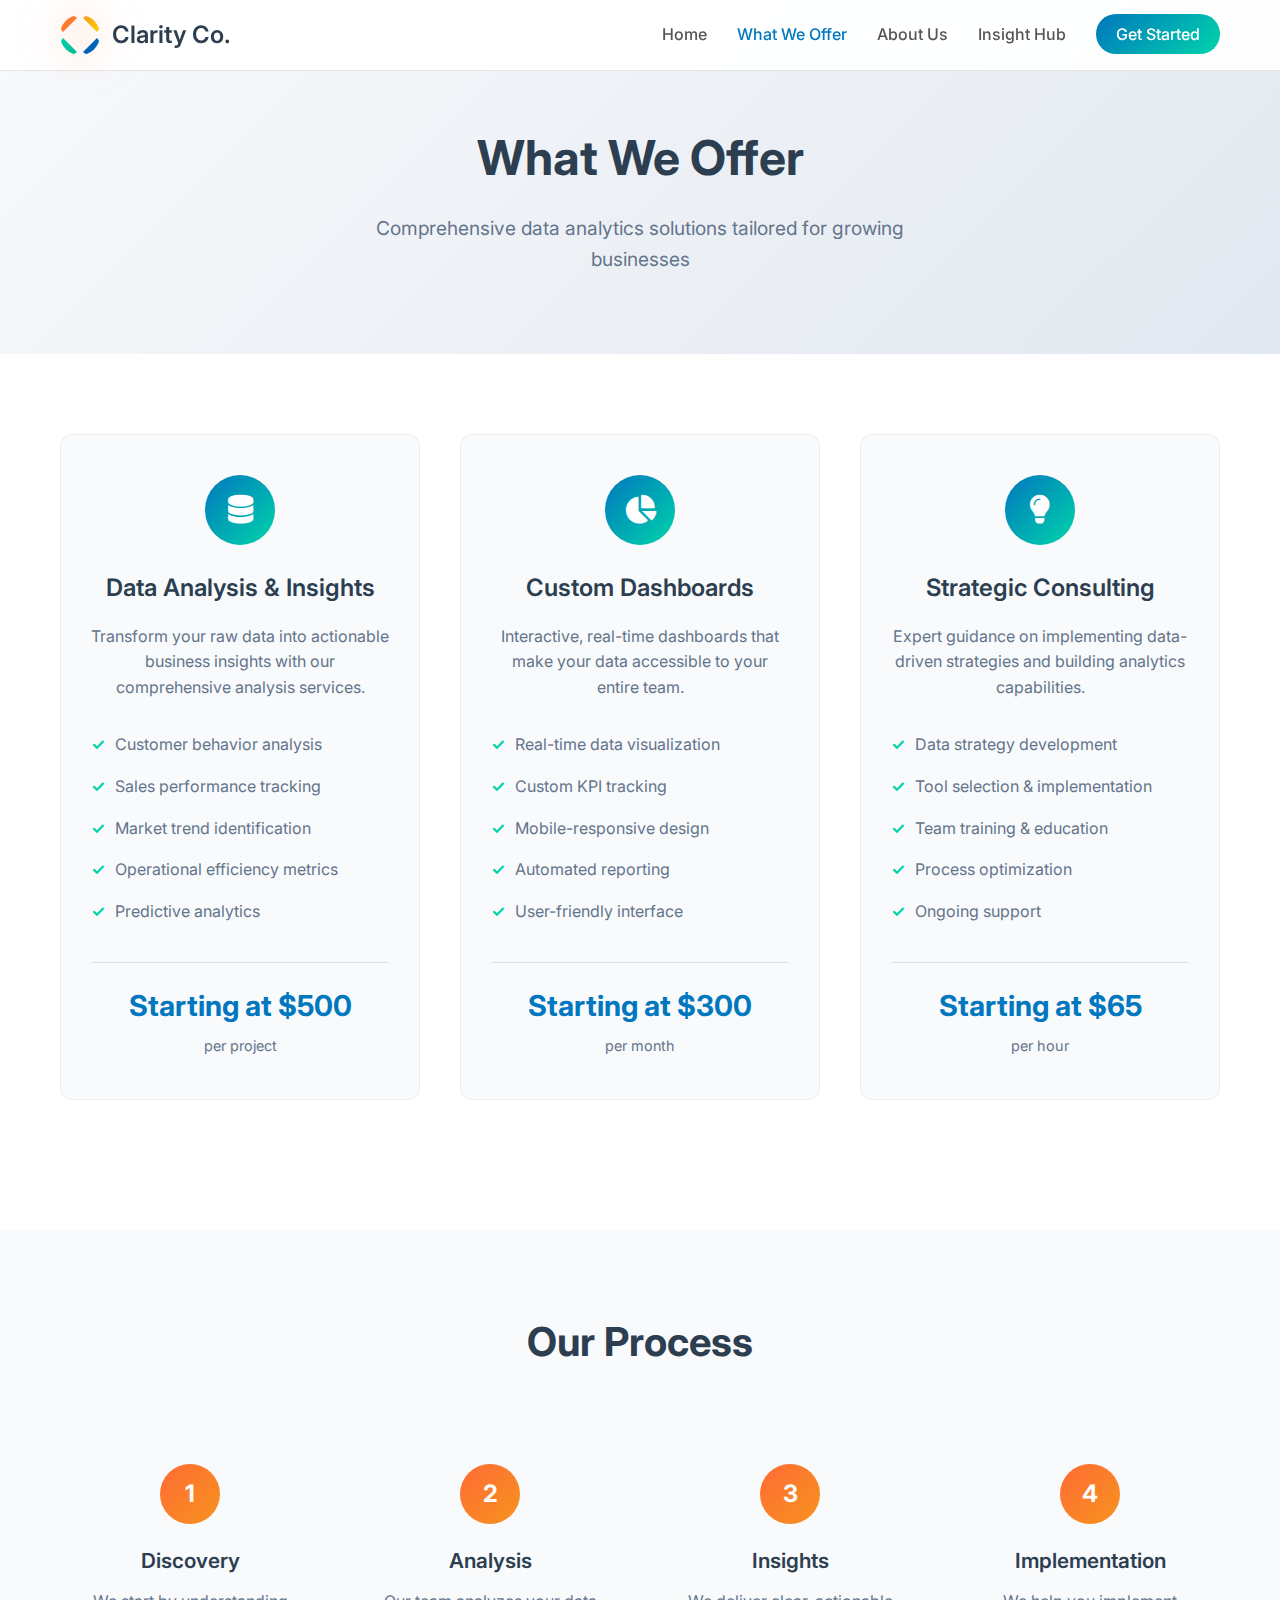
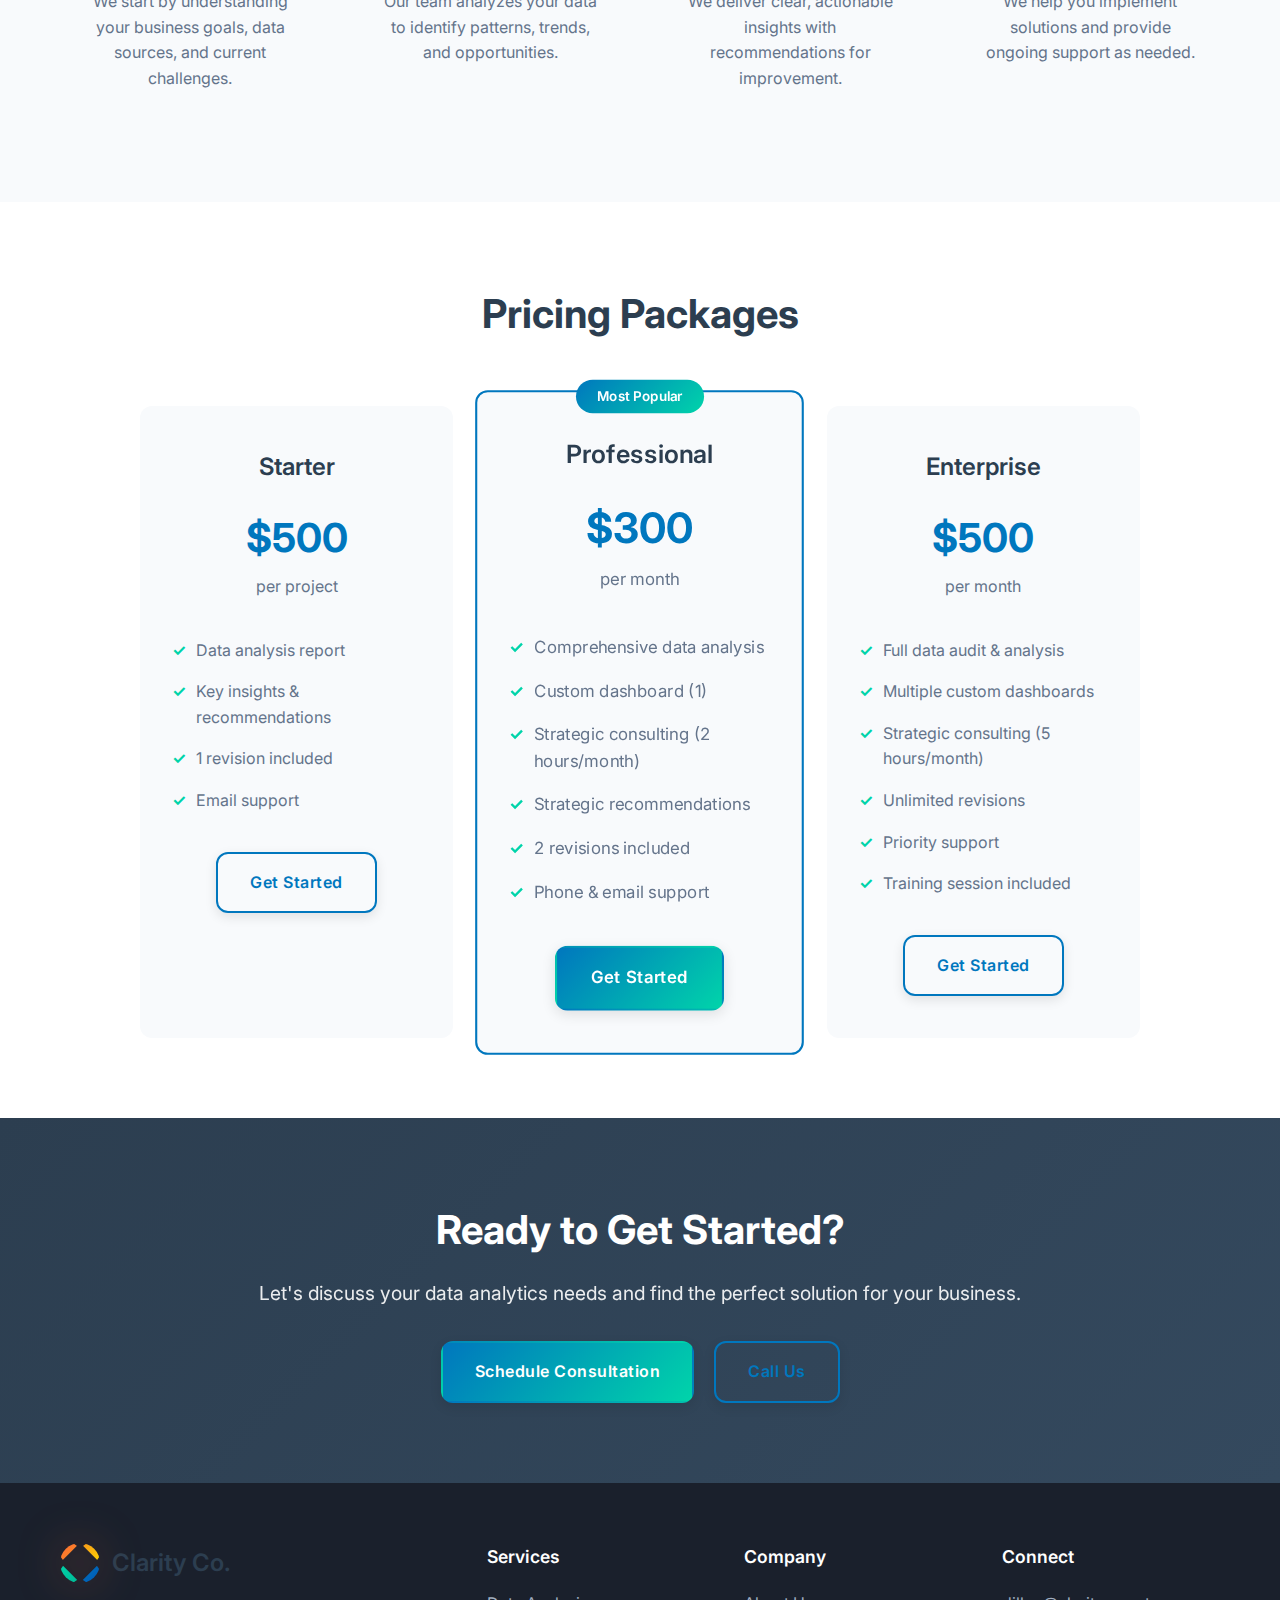
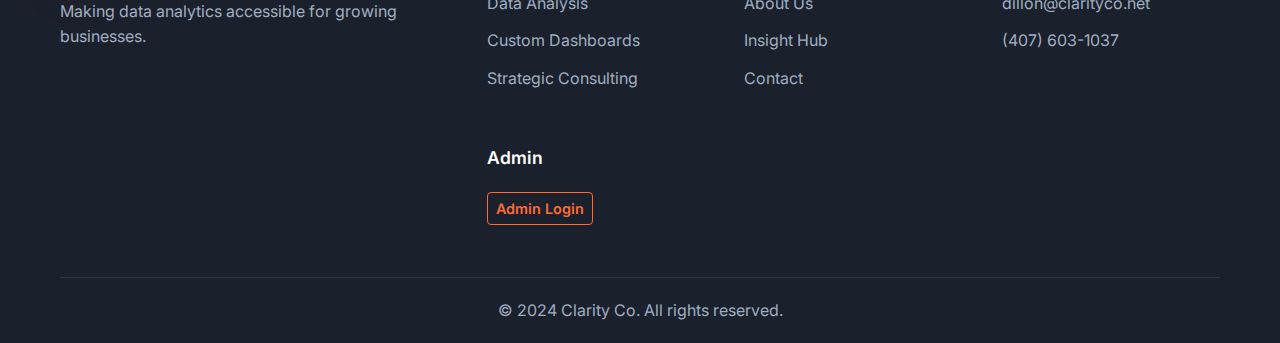
<file: clarityco-github-ready/what-we-offer.html>
﻿<!DOCTYPE html>
<html lang="en">
<head>
    <meta charset="UTF-8">
    <meta name="viewport" content="width=device-width, initial-scale=1.0">
    <title>What We Offer - Clarity Co.</title>
    <link rel="stylesheet" href="styles.css">
    <link href="https://fonts.googleapis.com/css2?family=Inter:wght@300;400;500;600;700&display=swap" rel="stylesheet">
    <link rel="stylesheet" href="https://cdnjs.cloudflare.com/ajax/libs/font-awesome/6.0.0/css/all.min.css">
</head>
<body>
    <!-- Navigation -->
    <nav class="navbar">
        <div class="nav-container">
            <div class="nav-logo">
                <div class="logo-c">
                    <div class="logo-segments">
                        <div class="segment segment-1"></div>
                        <div class="segment segment-2"></div>
                        <div class="segment segment-3"></div>
                        <div class="segment segment-4"></div>
                    </div>
                </div>
                <span class="logo-text">Clarity Co.</span>
            </div>
            <ul class="nav-menu">
                <li class="nav-item">
                    <a href="index.html" class="nav-link">Home</a>
                </li>
                <li class="nav-item">
                    <a href="what-we-offer.html" class="nav-link active">What We Offer</a>
                </li>
                <li class="nav-item">
                    <a href="about-us.html" class="nav-link">About Us</a>
                </li>
                <li class="nav-item">
                    <a href="insight-hub.html" class="nav-link">Insight Hub</a>
                </li>
                <li class="nav-item">
                    <a href="#contact" class="nav-link cta-button">Get Started</a>
                </li>
            </ul>
            <div class="hamburger">
                <span class="bar"></span>
                <span class="bar"></span>
                <span class="bar"></span>
            </div>
        </div>
    </nav>

    <!-- Page Header -->
    <section class="page-header">
        <div class="container">
            <h1>What We Offer</h1>
            <p>Comprehensive data analytics solutions tailored for growing businesses</p>
        </div>
    </section>

    <!-- Services Overview -->
    <section class="services-overview">
        <div class="container">
            <div class="services-grid">
                <div class="service-detail">
                    <div class="service-icon">
                        <i class="fas fa-database"></i>
                    </div>
                    <h3>Data Analysis & Insights</h3>
                    <p>Transform your raw data into actionable business insights with our comprehensive analysis services.</p>
                    <ul class="service-features">
                        <li>Customer behavior analysis</li>
                        <li>Sales performance tracking</li>
                        <li>Market trend identification</li>
                        <li>Operational efficiency metrics</li>
                        <li>Predictive analytics</li>
                    </ul>
                    <div class="service-price">
                        <span class="price">Starting at $500</span>
                        <span class="period">per project</span>
                    </div>
                </div>

                <div class="service-detail">
                    <div class="service-icon">
                        <i class="fas fa-chart-pie"></i>
                    </div>
                    <h3>Custom Dashboards</h3>
                    <p>Interactive, real-time dashboards that make your data accessible to your entire team.</p>
                    <ul class="service-features">
                        <li>Real-time data visualization</li>
                        <li>Custom KPI tracking</li>
                        <li>Mobile-responsive design</li>
                        <li>Automated reporting</li>
                        <li>User-friendly interface</li>
                    </ul>
                    <div class="service-price">
                        <span class="price">Starting at $300</span>
                        <span class="period">per month</span>
                    </div>
                </div>

                <div class="service-detail">
                    <div class="service-icon">
                        <i class="fas fa-lightbulb"></i>
                    </div>
                    <h3>Strategic Consulting</h3>
                    <p>Expert guidance on implementing data-driven strategies and building analytics capabilities.</p>
                    <ul class="service-features">
                        <li>Data strategy development</li>
                        <li>Tool selection & implementation</li>
                        <li>Team training & education</li>
                        <li>Process optimization</li>
                        <li>Ongoing support</li>
                    </ul>
                    <div class="service-price">
                        <span class="price">Starting at $65</span>
                        <span class="period">per hour</span>
                    </div>
                </div>
            </div>
        </div>
    </section>

    <!-- Process Section -->
    <section class="process-section">
        <div class="container">
            <h2 class="section-title">Our Process</h2>
            <div class="process-steps">
                <div class="process-step">
                    <div class="step-number">1</div>
                    <h3>Discovery</h3>
                    <p>We start by understanding your business goals, data sources, and current challenges.</p>
                </div>
                <div class="process-step">
                    <div class="step-number">2</div>
                    <h3>Analysis</h3>
                    <p>Our team analyzes your data to identify patterns, trends, and opportunities.</p>
                </div>
                <div class="process-step">
                    <div class="step-number">3</div>
                    <h3>Insights</h3>
                    <p>We deliver clear, actionable insights with recommendations for improvement.</p>
                </div>
                <div class="process-step">
                    <div class="step-number">4</div>
                    <h3>Implementation</h3>
                    <p>We help you implement solutions and provide ongoing support as needed.</p>
                </div>
            </div>
        </div>
    </section>

    <!-- Pricing Packages -->
    <section class="pricing-section">
        <div class="container">
            <h2 class="section-title">Pricing Packages</h2>
            <div class="pricing-grid">
                <div class="pricing-card">
                    <h3>Starter</h3>
                    <div class="price">
                        <span class="amount">$500</span>
                        <span class="period">per project</span>
                    </div>
                    <ul class="features">
                        <li>Data analysis report</li>
                        <li>Key insights & recommendations</li>
                        <li>1 revision included</li>
                        <li>Email support</li>
                    </ul>
                    <a href="#contact" class="btn btn-outline">Get Started</a>
                </div>

                <div class="pricing-card featured">
                    <div class="popular-badge">Most Popular</div>
                    <h3>Professional</h3>
                    <div class="price">
                        <span class="amount">$300</span>
                        <span class="period">per month</span>
                    </div>
                    <ul class="features">
                        <li>Comprehensive data analysis</li>
                        <li>Custom dashboard (1)</li>
                        <li>Strategic consulting (2 hours/month)</li>
                        <li>Strategic recommendations</li>
                        <li>2 revisions included</li>
                        <li>Phone & email support</li>
                    </ul>
                    <a href="#contact" class="btn btn-primary">Get Started</a>
                </div>

                <div class="pricing-card">
                    <h3>Enterprise</h3>
                    <div class="price">
                        <span class="amount">$500</span>
                        <span class="period">per month</span>
                    </div>
                    <ul class="features">
                        <li>Full data audit & analysis</li>
                        <li>Multiple custom dashboards</li>
                        <li>Strategic consulting (5 hours/month)</li>
                        <li>Unlimited revisions</li>
                        <li>Priority support</li>
                        <li>Training session included</li>
                    </ul>
                    <a href="#contact" class="btn btn-outline">Get Started</a>
                </div>
            </div>
        </div>
    </section>

    <!-- CTA Section -->
    <section class="cta-section" id="contact">
        <div class="container">
            <div class="cta-content">
                <h2>Ready to Get Started?</h2>
                <p>Let's discuss your data analytics needs and find the perfect solution for your business.</p>
                <div class="cta-buttons">
                    <a href="mailto:dillon@clarityco.net" class="btn btn-primary">Schedule Consultation</a>
                    <a href="#" class="btn btn-secondary" onclick="showPhonePopup()">Call Us</a>
                </div>
            </div>
        </div>
    </section>

    <!-- Footer -->
    <footer class="footer">
        <div class="container">
            <div class="footer-content">
                <div class="footer-brand">
                    <div class="nav-logo">
                        <div class="logo-c">
                            <div class="logo-segments">
                                <div class="segment segment-1"></div>
                                <div class="segment segment-2"></div>
                                <div class="segment segment-3"></div>
                                <div class="segment segment-4"></div>
                            </div>
                        </div>
                        <span class="logo-text">Clarity Co.</span>
                    </div>
                    <p>Making data analytics accessible for growing businesses.</p>
                </div>
                <div class="footer-links">
                    <div class="footer-column">
                        <h4>Services</h4>
                        <ul>
                            <li><a href="what-we-offer.html">Data Analysis</a></li>
                            <li><a href="what-we-offer.html">Custom Dashboards</a></li>
                            <li><a href="what-we-offer.html">Strategic Consulting</a></li>
                        </ul>
                    </div>
                    <div class="footer-column">
                        <h4>Company</h4>
                        <ul>
                            <li><a href="about-us.html">About Us</a></li>
                            <li><a href="insight-hub.html">Insight Hub</a></li>
                            <li><a href="#contact">Contact</a></li>
                        </ul>
                    </div>
                    <div class="footer-column">
                        <h4>Connect</h4>
                        <ul>
                            <li><a href="mailto:dillon@clarityco.net">dillon@clarityco.net</a></li>
                            <li><a href="#" onclick="showPhonePopup()">(407) 603-1037</a></li>
                        </ul>
                    </div>
                    <div class="footer-column">
                        <h4>Admin</h4>
                        <ul>
                            <li><a href="admin-login.html" class="admin-link">Admin Login</a></li>
                        </ul>
                    </div>
                </div>
            </div>
            <div class="footer-bottom">
                <p>&copy; 2024 Clarity Co. All rights reserved.</p>
            </div>
        </div>
    </footer>

    <!-- Phone Popup -->
    <div id="phonePopup" class="phone-popup">
        <div class="phone-popup-content">
            <span class="close-popup" onclick="closePhonePopup()">&times;</span>
            <h3>Contact Information</h3>
            <div class="phone-info">
                <p><strong>Phone:</strong> 1-407-603-1037</p>
                <p><strong>Hours:</strong> 8:00 AM - 5:00 PM</p>
                <p><strong>Days:</strong> Monday through Friday</p>
            </div>
            <a href="tel:+14076031037" class="btn btn-primary">Call Now</a>
        </div>
    </div>

    <script src="script.js"></script>
</body>
</html>
</file>
<file: clarityco-github-ready/styles.css>
﻿/* Reset and Base Styles */
* {
    margin: 0;
    padding: 0;
    box-sizing: border-box;
}

body {
    font-family: 'Inter', sans-serif;
    line-height: 1.6;
    color: #333;
    background-color: #ffffff;
}

.container {
    max-width: 1200px;
    margin: 0 auto;
    padding: 0 20px;
}

/* Navigation */
.navbar {
    background: rgba(255, 255, 255, 0.95);
    backdrop-filter: blur(10px);
    position: fixed;
    top: 0;
    width: 100%;
    z-index: 1000;
    border-bottom: 1px solid rgba(0, 0, 0, 0.1);
}

.nav-container {
    max-width: 1200px;
    margin: 0 auto;
    padding: 0 20px;
    display: flex;
    justify-content: space-between;
    align-items: center;
    height: 70px;
}

.nav-logo {
    display: flex;
    align-items: center;
    gap: 12px;
}

.logo-c {
    width: 40px;
    height: 40px;
    position: relative;
    display: flex;
    align-items: center;
    justify-content: center;
    filter: drop-shadow(0 0 20px rgba(255, 107, 53, 0.6));
}

.logo-segments {
    width: 100%;
    height: 100%;
    position: relative;
    border-radius: 50%;
    overflow: hidden;
}

.segment {
    position: absolute;
    width: 50%;
    height: 50%;
    border-radius: 50%;
    animation: logoGlow 3s ease-in-out infinite;
}

.segment-1 {
    top: 0;
    left: 0;
    background: linear-gradient(135deg, #ff6b35, #f7931e);
    clip-path: polygon(0 0, 100% 0, 0 100%);
    animation-delay: 0s;
}

.segment-2 {
    top: 0;
    right: 0;
    background: linear-gradient(135deg, #f7931e, #ffd700);
    clip-path: polygon(100% 0, 100% 100%, 0 0);
    animation-delay: 0.5s;
}

.segment-3 {
    bottom: 0;
    left: 0;
    background: linear-gradient(135deg, #00d4aa, #00b894);
    clip-path: polygon(0 100%, 0 0, 100% 100%);
    animation-delay: 1s;
}

.segment-4 {
    bottom: 0;
    right: 0;
    background: linear-gradient(135deg, #0077be, #0056b3);
    clip-path: polygon(100% 100%, 0 100%, 100% 0);
    animation-delay: 1.5s;
}

@keyframes logoGlow {
    0%, 100% { 
        opacity: 0.8;
        transform: scale(1);
    }
    50% { 
        opacity: 1;
        transform: scale(1.05);
    }
}

.logo-text {
    font-size: 24px;
    font-weight: 600;
    color: #2c3e50;
}

.nav-menu {
    display: flex;
    list-style: none;
    gap: 30px;
    align-items: center;
}

.nav-link {
    text-decoration: none;
    color: #555;
    font-weight: 500;
    transition: color 0.3s ease;
    position: relative;
}

.nav-link:hover,
.nav-link.active {
    color: #0077be;
}

.nav-link.cta-button {
    background: linear-gradient(135deg, #0077be, #00d4aa);
    color: white;
    padding: 10px 20px;
    border-radius: 25px;
    transition: transform 0.3s ease, box-shadow 0.3s ease;
}

.nav-link.cta-button:hover {
    transform: translateY(-2px);
    box-shadow: 0 5px 15px rgba(0, 119, 190, 0.3);
}

.hamburger {
    display: none;
    flex-direction: column;
    cursor: pointer;
}

.bar {
    width: 25px;
    height: 3px;
    background: #333;
    margin: 3px 0;
    transition: 0.3s;
}

/* Hero Section */
.hero {
    padding: 120px 0 80px;
    background: linear-gradient(135deg, #f8fafc 0%, #e2e8f0 100%);
    min-height: 100vh;
    display: flex;
    align-items: center;
}

.hero-container {
    max-width: 1200px;
    margin: 0 auto;
    padding: 0 20px;
    display: grid;
    grid-template-columns: 1fr 1fr;
    gap: 60px;
    align-items: center;
}

.hero-title {
    font-size: 3.5rem;
    font-weight: 700;
    line-height: 1.2;
    margin-bottom: 24px;
    color: #2c3e50;
}

.highlight {
    background: linear-gradient(135deg, #0077be, #00d4aa);
    -webkit-background-clip: text;
    -webkit-text-fill-color: transparent;
    background-clip: text;
}

.hero-description {
    font-size: 1.2rem;
    color: #64748b;
    margin-bottom: 32px;
    line-height: 1.7;
}

.hero-buttons {
    display: flex;
    gap: 20px;
    flex-wrap: wrap;
}

.btn {
    display: inline-block;
    padding: 16px 32px;
    border-radius: 12px;
    text-decoration: none;
    font-weight: 600;
    transition: all 0.3s ease;
    border: 2px solid transparent;
    font-size: 1rem;
    letter-spacing: 0.5px;
    text-transform: none;
    box-shadow: 0 4px 12px rgba(0, 0, 0, 0.1);
}

.btn-primary {
    background: linear-gradient(135deg, #0077be, #00d4aa);
    color: white;
}

.btn-primary:hover {
    transform: translateY(-3px);
    box-shadow: 0 8px 25px rgba(0, 119, 190, 0.4);
    background: linear-gradient(135deg, #005a8b, #00b894);
}

.btn-secondary {
    background: transparent;
    color: #0077be;
    border-color: #0077be;
}

.btn-secondary:hover {
    background: #0077be;
    color: white;
    transform: translateY(-3px);
    box-shadow: 0 8px 25px rgba(0, 119, 190, 0.3);
}

.btn-outline {
    background: transparent;
    color: #0077be;
    border-color: #0077be;
}

.btn-outline:hover {
    background: #0077be;
    color: white;
    transform: translateY(-3px);
    box-shadow: 0 8px 25px rgba(0, 119, 190, 0.3);
}

/* Analytics Dashboard Visual */
.analytics-dashboard {
    background: white;
    border-radius: 16px;
    padding: 25px;
    box-shadow: 0 20px 40px rgba(0, 0, 0, 0.1);
    border: 1px solid rgba(0, 0, 0, 0.05);
    max-width: 600px;
    margin: 0 auto;
}

.dashboard-header {
    display: flex;
    justify-content: space-between;
    align-items: center;
    margin-bottom: 25px;
    padding-bottom: 15px;
    border-bottom: 1px solid #e2e8f0;
}

.dashboard-header h4 {
    color: #2c3e50;
    font-size: 1.2rem;
    font-weight: 600;
    margin: 0;
}

.dashboard-period {
    color: #64748b;
    font-size: 0.9rem;
    background: #f8fafc;
    padding: 4px 12px;
    border-radius: 12px;
}

.dashboard-grid {
    display: grid;
    grid-template-columns: 1fr 1fr;
    gap: 20px;
}

.chart-widget {
    background: #f8fafc;
    border-radius: 12px;
    padding: 20px;
    border: 1px solid #e2e8f0;
    transition: transform 0.3s ease, box-shadow 0.3s ease;
}

.chart-widget:hover {
    transform: translateY(-2px);
    box-shadow: 0 8px 25px rgba(0, 0, 0, 0.1);
}

.widget-header {
    display: flex;
    justify-content: space-between;
    align-items: center;
    margin-bottom: 15px;
}

.widget-header h5 {
    color: #2c3e50;
    font-size: 0.95rem;
    font-weight: 600;
    margin: 0;
}

.trend-indicator {
    font-size: 0.8rem;
    font-weight: 600;
    padding: 2px 8px;
    border-radius: 8px;
}

.trend-indicator.positive {
    color: #059669;
    background: #d1fae5;
}

/* Revenue Trend Chart */
.revenue-chart {
    grid-column: 1 / -1;
}

.line-chart {
    height: 120px;
    position: relative;
    background: linear-gradient(135deg, #f8fafc, #e2e8f0);
    border-radius: 8px;
    overflow: hidden;
}

.line-chart-svg {
    width: 100%;
    height: 100%;
    display: block;
}

.line-path {
    stroke-dasharray: 1000;
    stroke-dashoffset: 1000;
    animation: drawLine 2s ease-out forwards;
}

.area-path {
    stroke-dasharray: 1000;
    stroke-dashoffset: 1000;
    animation: drawArea 2s ease-out forwards;
}

.data-point-svg {
    opacity: 0;
    animation: showPoints 0.5s ease-out forwards;
    animation-delay: 1.5s;
}

@keyframes drawLine {
    to {
        stroke-dashoffset: 0;
    }
}

@keyframes drawArea {
    to {
        stroke-dashoffset: 0;
    }
}

@keyframes showPoints {
    to {
        opacity: 1;
    }
}


.data-point {
    position: absolute;
    width: 8px;
    height: 8px;
    background: #0077be;
    border-radius: 50%;
    border: 2px solid white;
    box-shadow: 0 2px 8px rgba(0, 119, 190, 0.3);
    animation: dataPointGrow 2s ease-out forwards;
}

.data-point::before {
    content: '';
    position: absolute;
    top: 50%;
    left: 50%;
    transform: translate(-50%, -50%);
    width: 16px;
    height: 16px;
    background: rgba(0, 119, 190, 0.2);
    border-radius: 50%;
    animation: pulse 2s ease-in-out infinite;
}

@keyframes dataPointGrow {
    0% { transform: scale(0); opacity: 0; }
    100% { transform: scale(1); opacity: 1; }
}

@keyframes pulse {
    0%, 100% { transform: translate(-50%, -50%) scale(1); opacity: 0.7; }
    50% { transform: translate(-50%, -50%) scale(1.5); opacity: 0.3; }
}

/* Customer Satisfaction Gauge */
.gauge-container {
    display: flex;
    justify-content: center;
    align-items: center;
    height: 120px;
}

.gauge-circle {
    width: 100px;
    height: 100px;
    border-radius: 50%;
    background: conic-gradient(#00d4aa 0deg 331deg, #e2e8f0 331deg 360deg);
    position: relative;
    display: flex;
    align-items: center;
    justify-content: center;
    animation: gaugeFill 2s ease-out forwards;
}

.gauge-center {
    width: 70px;
    height: 70px;
    background: white;
    border-radius: 50%;
    display: flex;
    align-items: center;
    justify-content: center;
    box-shadow: 0 4px 12px rgba(0, 0, 0, 0.1);
}

.gauge-value {
    font-size: 1.2rem;
    font-weight: 700;
    color: #00d4aa;
}

@keyframes gaugeFill {
    0% { background: conic-gradient(#e2e8f0 0deg 360deg); }
    100% { background: conic-gradient(#00d4aa 0deg 331deg, #e2e8f0 331deg 360deg); }
}

/* Performance Metrics */
.metrics-container {
    display: grid;
    grid-template-columns: 1fr 1fr;
    gap: 15px;
}

.metric-item {
    display: flex;
    align-items: center;
    gap: 12px;
    padding: 12px;
    background: white;
    border-radius: 8px;
    border: 1px solid #e2e8f0;
}

.metric-icon {
    width: 32px;
    height: 32px;
    background: linear-gradient(135deg, #0077be, #00d4aa);
    border-radius: 6px;
    display: flex;
    align-items: center;
    justify-content: center;
    color: white;
    font-size: 0.9rem;
}

.metric-content {
    display: flex;
    flex-direction: column;
}

.metric-value {
    font-size: 1rem;
    font-weight: 700;
    color: #2c3e50;
    line-height: 1;
}

.metric-label {
    font-size: 0.75rem;
    color: #64748b;
    line-height: 1;
}

/* Pie Chart */
.pie-container {
    display: flex;
    align-items: center;
    gap: 20px;
}

.pie-chart-visual {
    width: 100px;
    height: 100px;
    border-radius: 50%;
    background: conic-gradient(
        #ff6b35 0deg 126deg,
        #f7931e 126deg 227deg,
        #00d4aa 227deg 306deg,
        #0077be 306deg 360deg
    );
    position: relative;
    animation: pieRotate 2s ease-out forwards;
}

@keyframes pieRotate {
    0% { transform: rotate(0deg) scale(0.8); opacity: 0; }
    100% { transform: rotate(360deg) scale(1); opacity: 1; }
}

.pie-legend {
    flex: 1;
}

.legend-item {
    display: flex;
    align-items: center;
    gap: 8px;
    margin-bottom: 8px;
}

.legend-color {
    width: 12px;
    height: 12px;
    border-radius: 2px;
}

.color-1 { background: #ff6b35; }
.color-2 { background: #f7931e; }
.color-3 { background: #00d4aa; }
.color-4 { background: #0077be; }

.legend-label {
    font-size: 0.8rem;
    color: #64748b;
}

.chart-container {
    display: flex;
    align-items: end;
    gap: 8px;
    height: 200px;
    margin-bottom: 30px;
    padding: 20px 0;
    justify-content: center;
}

.chart-bar {
    flex: 1;
    max-width: 40px;
    background: linear-gradient(135deg, #0077be, #00d4aa);
    border-radius: 6px 6px 0 0;
    min-height: 20px;
    animation: growUp 2s ease-out forwards;
    transform-origin: bottom;
    position: relative;
    overflow: hidden;
    box-shadow: 0 2px 8px rgba(0, 119, 190, 0.2);
}

.chart-bar::before {
    content: '';
    position: absolute;
    top: 0;
    left: 0;
    right: 0;
    bottom: 0;
    background: linear-gradient(135deg, rgba(255,255,255,0.3), rgba(255,255,255,0.1));
    animation: shimmer 3s ease-in-out infinite;
}

@keyframes growUp {
    0% { 
        height: 0; 
        opacity: 0;
    }
    50% {
        opacity: 0.7;
    }
    100% { 
        height: var(--height, 100%); 
        opacity: 1;
    }
}

@keyframes shimmer {
    0%, 100% { transform: translateX(-100%); }
    50% { transform: translateX(100%); }
}

.dashboard-stats {
    display: flex;
    gap: 30px;
}

.stat {
    text-align: center;
}

.stat-number {
    display: block;
    font-size: 2rem;
    font-weight: 700;
    color: #0077be;
    margin-bottom: 4px;
    animation: countUp 2.5s ease-out forwards;
    opacity: 0;
}

@keyframes countUp {
    0% { 
        opacity: 0;
        transform: translateY(20px);
    }
    100% { 
        opacity: 1;
        transform: translateY(0);
    }
}

.stat-label {
    font-size: 0.9rem;
    color: #64748b;
    font-weight: 500;
}

/* Value Proposition */
.value-prop {
    padding: 80px 0;
    background: white;
}

.section-title {
    text-align: center;
    font-size: 2.5rem;
    font-weight: 700;
    color: #2c3e50;
    margin-bottom: 60px;
}

.value-grid {
    display: grid;
    grid-template-columns: repeat(auto-fit, minmax(280px, 1fr));
    gap: 40px;
}

.value-card {
    text-align: center;
    padding: 40px 20px;
    border-radius: 12px;
    transition: transform 0.3s ease, box-shadow 0.3s ease;
}

.value-card:hover {
    transform: translateY(-5px);
    box-shadow: 0 15px 30px rgba(0, 0, 0, 0.1);
}

.value-icon {
    width: 80px;
    height: 80px;
    background: linear-gradient(135deg, #0077be, #00d4aa);
    border-radius: 50%;
    display: flex;
    align-items: center;
    justify-content: center;
    margin: 0 auto 24px;
    color: white;
    font-size: 2rem;
}

.value-card h3 {
    font-size: 1.5rem;
    font-weight: 600;
    color: #2c3e50;
    margin-bottom: 16px;
}

.value-card p {
    color: #64748b;
    line-height: 1.6;
}

/* Services Preview */
.services-preview {
    padding: 80px 0;
    background: #f8fafc;
}

.services-grid {
    display: grid;
    grid-template-columns: repeat(auto-fit, minmax(300px, 1fr));
    gap: 40px;
    margin-bottom: 50px;
}

.service-card {
    background: white;
    padding: 40px 30px;
    border-radius: 12px;
    text-align: center;
    transition: transform 0.3s ease, box-shadow 0.3s ease;
    border: 1px solid rgba(0, 0, 0, 0.05);
}

.service-card:hover {
    transform: translateY(-5px);
    box-shadow: 0 15px 30px rgba(0, 0, 0, 0.1);
}

.service-icon {
    width: 70px;
    height: 70px;
    background: linear-gradient(135deg, #ff6b35, #f7931e);
    border-radius: 50%;
    display: flex;
    align-items: center;
    justify-content: center;
    margin: 0 auto 24px;
    color: white;
    font-size: 1.8rem;
}

.service-card h3 {
    font-size: 1.4rem;
    font-weight: 600;
    color: #2c3e50;
    margin-bottom: 16px;
}

.service-card p {
    color: #64748b;
    line-height: 1.6;
}

.text-center {
    text-align: center;
}

/* CTA Section */
.cta-section {
    padding: 80px 0;
    background: linear-gradient(135deg, #2c3e50, #34495e);
    color: white;
    text-align: center;
}

.cta-content h2 {
    font-size: 2.5rem;
    font-weight: 700;
    margin-bottom: 16px;
}

.cta-content p {
    font-size: 1.2rem;
    margin-bottom: 32px;
    opacity: 0.9;
}

.cta-buttons {
    display: flex;
    gap: 20px;
    justify-content: center;
    flex-wrap: wrap;
}

/* Footer */
.footer {
    background: #1a202c;
    color: white;
    padding: 60px 0 20px;
}

.footer-content {
    display: grid;
    grid-template-columns: 1fr 2fr;
    gap: 60px;
    margin-bottom: 40px;
}

.footer-brand p {
    color: #a0aec0;
    margin-top: 16px;
    line-height: 1.6;
}

.footer-links {
    display: grid;
    grid-template-columns: repeat(3, 1fr);
    gap: 40px;
}

.footer-column h4 {
    font-size: 1.1rem;
    font-weight: 600;
    margin-bottom: 20px;
    color: white;
}

.footer-column ul {
    list-style: none;
}

.footer-column ul li {
    margin-bottom: 12px;
}

.footer-column ul li a {
    color: #a0aec0;
    text-decoration: none;
    transition: color 0.3s ease;
}

.footer-column ul li a:hover {
    color: #00d4aa;
}

.footer-bottom {
    border-top: 1px solid #2d3748;
    padding-top: 20px;
    text-align: center;
    color: #a0aec0;
}

/* Responsive Design */
@media (max-width: 768px) {
    .hamburger {
        display: flex;
    }
    
    .nav-menu {
        position: fixed;
        left: -100%;
        top: 70px;
        flex-direction: column;
        background-color: white;
        width: 100%;
        text-align: center;
        transition: 0.3s;
        box-shadow: 0 10px 27px rgba(0, 0, 0, 0.05);
        padding: 20px 0;
    }
    
    .nav-menu.active {
        left: 0;
    }
    
    .hero-container {
        grid-template-columns: 1fr;
        gap: 40px;
        text-align: center;
    }
    
    .hero-title {
        font-size: 2.5rem;
    }
    
    .hero-buttons {
        justify-content: center;
    }
    
    .value-grid {
        grid-template-columns: 1fr;
    }
    
    .services-grid {
        grid-template-columns: 1fr;
    }
    
    .footer-content {
        grid-template-columns: 1fr;
        gap: 40px;
    }
    
    .footer-links {
        grid-template-columns: 1fr;
        gap: 30px;
    }
    
    .cta-buttons {
        flex-direction: column;
        align-items: center;
    }
    
    .dashboard-stats {
        flex-direction: column;
        gap: 20px;
    }
    
    .dashboard-grid {
        grid-template-columns: 1fr;
        gap: 15px;
    }
    
    .revenue-chart {
        grid-column: 1;
    }
    
    .metrics-container {
        grid-template-columns: 1fr;
        gap: 10px;
    }
    
    .pie-container {
        flex-direction: column;
        gap: 15px;
        text-align: center;
    }
    
    .login-container {
        grid-template-columns: 1fr;
        gap: 40px;
    }
}

@media (max-width: 480px) {
    .hero-title {
        font-size: 2rem;
    }
    
    .section-title {
        font-size: 2rem;
    }
    
    .cta-content h2 {
        font-size: 2rem;
    }
    
    .btn {
        padding: 12px 24px;
        font-size: 0.9rem;
    }
}
/* Page Header */
.page-header {
    padding: 120px 0 80px;
    background: linear-gradient(135deg, #f8fafc 0%, #e2e8f0 100%);
    text-align: center;
}

.page-header h1 {
    font-size: 3rem;
    font-weight: 700;
    color: #2c3e50;
    margin-bottom: 16px;
}

.page-header p {
    font-size: 1.2rem;
    color: #64748b;
    max-width: 600px;
    margin: 0 auto;
}

/* Services Overview */
.services-overview {
    padding: 80px 0;
    background: white;
}

.services-grid {
    display: grid;
    grid-template-columns: repeat(auto-fit, minmax(350px, 1fr));
    gap: 40px;
}

.service-detail {
    background: #f8fafc;
    padding: 40px 30px;
    border-radius: 12px;
    border: 1px solid rgba(0, 0, 0, 0.05);
    transition: transform 0.3s ease, box-shadow 0.3s ease;
}

.service-detail:hover {
    transform: translateY(-5px);
    box-shadow: 0 15px 30px rgba(0, 0, 0, 0.1);
}

.service-detail .service-icon {
    width: 70px;
    height: 70px;
    background: linear-gradient(135deg, #0077be, #00d4aa);
    border-radius: 50%;
    display: flex;
    align-items: center;
    justify-content: center;
    margin: 0 auto 24px;
    color: white;
    font-size: 1.8rem;
}

.service-detail h3 {
    font-size: 1.5rem;
    font-weight: 600;
    color: #2c3e50;
    margin-bottom: 16px;
    text-align: center;
}

.service-detail p {
    color: #64748b;
    line-height: 1.6;
    margin-bottom: 24px;
    text-align: center;
}

.service-features {
    list-style: none;
    margin-bottom: 30px;
}

.service-features li {
    padding: 8px 0;
    color: #64748b;
    position: relative;
    padding-left: 24px;
}

.service-features li:before {
    content: '✓';
    position: absolute;
    left: 0;
    color: #00d4aa;
    font-weight: bold;
    font-size: 1rem;
}

.service-price {
    text-align: center;
    padding-top: 20px;
    border-top: 1px solid rgba(0, 0, 0, 0.1);
}

.service-price .price {
    display: block;
    font-size: 1.8rem;
    font-weight: 700;
    color: #0077be;
    margin-bottom: 4px;
}

.service-price .period {
    font-size: 0.9rem;
    color: #64748b;
}

/* Process Section */
.process-section {
    padding: 80px 0;
    background: #f8fafc;
}

.process-steps {
    display: grid;
    grid-template-columns: repeat(auto-fit, minmax(250px, 1fr));
    gap: 40px;
}

.process-step {
    text-align: center;
    padding: 30px 20px;
}

.step-number {
    width: 60px;
    height: 60px;
    background: linear-gradient(135deg, #ff6b35, #f7931e);
    border-radius: 50%;
    display: flex;
    align-items: center;
    justify-content: center;
    margin: 0 auto 20px;
    color: white;
    font-size: 1.5rem;
    font-weight: 700;
}

.process-step h3 {
    font-size: 1.3rem;
    font-weight: 600;
    color: #2c3e50;
    margin-bottom: 12px;
}

.process-step p {
    color: #64748b;
    line-height: 1.6;
}

/* Pricing Section */
.pricing-section {
    padding: 80px 0;
    background: white;
}

.pricing-grid {
    display: grid;
    grid-template-columns: repeat(auto-fit, minmax(300px, 1fr));
    gap: 30px;
    max-width: 1000px;
    margin: 0 auto;
}

.pricing-card {
    background: #f8fafc;
    padding: 40px 30px;
    border-radius: 12px;
    text-align: center;
    border: 2px solid transparent;
    transition: transform 0.3s ease, box-shadow 0.3s ease;
    position: relative;
}

.pricing-card:hover {
    transform: translateY(-5px);
    box-shadow: 0 15px 30px rgba(0, 0, 0, 0.1);
}

.pricing-card.featured {
    border-color: #0077be;
    transform: scale(1.05);
}

.pricing-card.featured:hover {
    transform: scale(1.05) translateY(-5px);
}

.popular-badge {
    position: absolute;
    top: -12px;
    left: 50%;
    transform: translateX(-50%);
    background: linear-gradient(135deg, #0077be, #00d4aa);
    color: white;
    padding: 6px 20px;
    border-radius: 20px;
    font-size: 0.8rem;
    font-weight: 600;
}

.pricing-card h3 {
    font-size: 1.5rem;
    font-weight: 600;
    color: #2c3e50;
    margin-bottom: 20px;
}

.pricing-card .price {
    margin-bottom: 30px;
}

.pricing-card .price .amount {
    display: block;
    font-size: 2.5rem;
    font-weight: 700;
    color: #0077be;
    margin-bottom: 4px;
}

.pricing-card .price .period {
    font-size: 1rem;
    color: #64748b;
}

.pricing-card .features {
    list-style: none;
    margin-bottom: 30px;
    text-align: left;
}

.pricing-card .features li {
    padding: 8px 0;
    color: #64748b;
    position: relative;
    padding-left: 24px;
}

.pricing-card .features li:before {
    content: '✓';
    position: absolute;
    left: 0;
    color: #00d4aa;
    font-weight: bold;
    font-size: 1rem;
}

/* Responsive Design for New Pages */
@media (max-width: 768px) {
    .page-header h1 {
        font-size: 2.5rem;
    }
    
    .services-grid {
        grid-template-columns: 1fr;
    }
    
    .process-steps {
        grid-template-columns: 1fr;
    }
    
    .pricing-grid {
        grid-template-columns: 1fr;
    }
    
    .pricing-card.featured {
        transform: none;
    }
    
    .pricing-card.featured:hover {
        transform: translateY(-5px);
    }
}

@media (max-width: 480px) {
    .page-header h1 {
        font-size: 2rem;
    }
    
    .service-detail,
    .pricing-card {
        padding: 30px 20px;
    }
}
/* Our Story Section */
.our-story {
    padding: 80px 0;
    background: white;
}

.story-content {
    display: grid;
    grid-template-columns: 1fr 1fr;
    gap: 60px;
    align-items: center;
}

.story-text h2 {
    font-size: 2.5rem;
    font-weight: 700;
    color: #2c3e50;
    margin-bottom: 24px;
}

.story-text p {
    font-size: 1.1rem;
    color: #64748b;
    line-height: 1.7;
    margin-bottom: 20px;
}

.founder-photo {
    text-align: center;
    margin-bottom: 40px;
}

.founder-image {
    width: 200px;
    height: 200px;
    border-radius: 50%;
    object-fit: cover;
    border: 4px solid white;
    box-shadow: 0 10px 30px rgba(0, 0, 0, 0.15);
    transition: transform 0.3s ease, box-shadow 0.3s ease;
}

.founder-image:hover {
    transform: scale(1.05);
    box-shadow: 0 15px 40px rgba(0, 0, 0, 0.2);
}

.stats-grid {
    display: grid;
    grid-template-columns: 1fr 1fr;
    gap: 30px;
}

.stat-item {
    text-align: center;
    padding: 30px 20px;
    background: #f8fafc;
    border-radius: 12px;
    border: 1px solid rgba(0, 0, 0, 0.05);
}

.stat-item .stat-number {
    display: block;
    font-size: 2.5rem;
    font-weight: 700;
    color: #0077be;
    margin-bottom: 8px;
}

.stat-item .stat-label {
    font-size: 0.9rem;
    color: #64748b;
    font-weight: 500;
}

/* Mission Section */
.mission-section {
    padding: 80px 0;
    background: #f8fafc;
}

.mission-content {
    text-align: center;
    max-width: 800px;
    margin: 0 auto;
}

.mission-content h2 {
    font-size: 2.5rem;
    font-weight: 700;
    color: #2c3e50;
    margin-bottom: 24px;
}

.mission-content > p {
    font-size: 1.2rem;
    color: #64748b;
    line-height: 1.7;
    margin-bottom: 60px;
}

.mission-values {
    display: grid;
    grid-template-columns: repeat(auto-fit, minmax(250px, 1fr));
    gap: 40px;
}

.value-item {
    text-align: center;
    padding: 30px 20px;
}

.value-item .value-icon {
    width: 70px;
    height: 70px;
    background: linear-gradient(135deg, #ff6b35, #f7931e);
    border-radius: 50%;
    display: flex;
    align-items: center;
    justify-content: center;
    margin: 0 auto 20px;
    color: white;
    font-size: 1.8rem;
}

.value-item h3 {
    font-size: 1.3rem;
    font-weight: 600;
    color: #2c3e50;
    margin-bottom: 12px;
}

.value-item p {
    color: #64748b;
    line-height: 1.6;
}

/* Team Section */
.team-section {
    padding: 80px 0;
    background: white;
}

.team-grid {
    display: grid;
    grid-template-columns: repeat(auto-fit, minmax(300px, 1fr));
    gap: 40px;
}

.team-member {
    text-align: center;
    padding: 30px 20px;
    background: #f8fafc;
    border-radius: 12px;
    border: 1px solid rgba(0, 0, 0, 0.05);
    transition: transform 0.3s ease, box-shadow 0.3s ease;
}

.team-member:hover {
    transform: translateY(-5px);
    box-shadow: 0 15px 30px rgba(0, 0, 0, 0.1);
}

.member-photo {
    margin-bottom: 24px;
}

.photo-placeholder {
    width: 120px;
    height: 120px;
    background: linear-gradient(135deg, #0077be, #00d4aa);
    border-radius: 50%;
    display: flex;
    align-items: center;
    justify-content: center;
    margin: 0 auto;
    color: white;
    font-size: 3rem;
}

.team-member h3 {
    font-size: 1.4rem;
    font-weight: 600;
    color: #2c3e50;
    margin-bottom: 8px;
}

.member-role {
    color: #0077be;
    font-weight: 500;
    margin-bottom: 16px;
}

.member-bio {
    color: #64748b;
    line-height: 1.6;
    margin-bottom: 20px;
}

.member-social {
    display: flex;
    justify-content: center;
    gap: 15px;
}

.member-social a {
    width: 40px;
    height: 40px;
    background: #e2e8f0;
    border-radius: 50%;
    display: flex;
    align-items: center;
    justify-content: center;
    color: #64748b;
    transition: all 0.3s ease;
}

.member-social a:hover {
    background: #0077be;
    color: white;
    transform: translateY(-2px);
}

/* Why Choose Us */
.why-choose-us {
    padding: 80px 0;
    background: #f8fafc;
}

.reasons-grid {
    display: grid;
    grid-template-columns: repeat(4, 1fr);
    gap: 30px;
}

.reason-card {
    text-align: center;
    padding: 40px 20px;
    background: white;
    border-radius: 12px;
    border: 1px solid rgba(0, 0, 0, 0.05);
    transition: transform 0.3s ease, box-shadow 0.3s ease;
}

.reason-card:hover {
    transform: translateY(-5px);
    box-shadow: 0 15px 30px rgba(0, 0, 0, 0.1);
}

.reason-icon {
    width: 70px;
    height: 70px;
    background: linear-gradient(135deg, #0077be, #00d4aa);
    border-radius: 50%;
    display: flex;
    align-items: center;
    justify-content: center;
    margin: 0 auto 24px;
    color: white;
    font-size: 1.8rem;
}

.reason-card h3 {
    font-size: 1.3rem;
    font-weight: 600;
    color: #2c3e50;
    margin-bottom: 12px;
}

.reason-card p {
    color: #64748b;
    line-height: 1.6;
}

/* Featured Article */
.featured-article {
    padding: 80px 0;
    background: white;
}

.featured-content {
    display: grid;
    grid-template-columns: 1fr 1fr;
    gap: 60px;
    align-items: center;
}

.article-category {
    display: inline-block;
    background: linear-gradient(135deg, #ff6b35, #f7931e);
    color: white;
    padding: 6px 16px;
    border-radius: 20px;
    font-size: 0.8rem;
    font-weight: 600;
    margin-bottom: 20px;
}

.featured-text h2 {
    font-size: 2.5rem;
    font-weight: 700;
    color: #2c3e50;
    margin-bottom: 20px;
    line-height: 1.2;
}

.featured-text p {
    font-size: 1.1rem;
    color: #64748b;
    line-height: 1.7;
    margin-bottom: 24px;
}

.article-meta {
    display: flex;
    gap: 20px;
    margin-bottom: 30px;
    font-size: 0.9rem;
    color: #64748b;
}

.featured-image {
    text-align: center;
}

.image-placeholder {
    width: 100%;
    height: 300px;
    background: linear-gradient(135deg, #f8fafc, #e2e8f0);
    border-radius: 12px;
    display: flex;
    align-items: center;
    justify-content: center;
    color: #64748b;
    font-size: 4rem;
    border: 1px solid rgba(0, 0, 0, 0.05);
}

/* Blog Section */
.blog-section {
    padding: 80px 0;
    background: #f8fafc;
}

.blog-grid {
    display: grid;
    grid-template-columns: repeat(auto-fit, minmax(350px, 1fr));
    gap: 30px;
}

.blog-post {
    background: white;
    border-radius: 12px;
    overflow: hidden;
    border: 1px solid rgba(0, 0, 0, 0.05);
    transition: transform 0.3s ease, box-shadow 0.3s ease;
}

.blog-post:hover {
    transform: translateY(-5px);
    box-shadow: 0 15px 30px rgba(0, 0, 0, 0.1);
}

.post-image {
    height: 200px;
    overflow: hidden;
}

.post-image .image-placeholder {
    width: 100%;
    height: 100%;
    background: linear-gradient(135deg, #f8fafc, #e2e8f0);
    display: flex;
    align-items: center;
    justify-content: center;
    color: #64748b;
    font-size: 2.5rem;
}

.post-content {
    padding: 30px;
}

.post-category {
    display: inline-block;
    background: #e2e8f0;
    color: #64748b;
    padding: 4px 12px;
    border-radius: 12px;
    font-size: 0.8rem;
    font-weight: 500;
    margin-bottom: 16px;
}

.post-content h3 {
    font-size: 1.3rem;
    font-weight: 600;
    color: #2c3e50;
    margin-bottom: 12px;
    line-height: 1.3;
}

.post-content p {
    color: #64748b;
    line-height: 1.6;
    margin-bottom: 20px;
}

.post-meta {
    display: flex;
    gap: 20px;
    margin-bottom: 20px;
    font-size: 0.9rem;
    color: #64748b;
}

.read-more {
    color: #0077be;
    text-decoration: none;
    font-weight: 500;
    display: inline-flex;
    align-items: center;
    gap: 8px;
    transition: color 0.3s ease;
}

.read-more:hover {
    color: #00d4aa;
}

/* Resources Section */
.resources-section {
    padding: 80px 0;
    background: white;
}

.resources-grid {
    display: grid;
    grid-template-columns: repeat(auto-fit, minmax(300px, 1fr));
    gap: 40px;
}

.resource-card {
    text-align: center;
    padding: 40px 30px;
    background: #f8fafc;
    border-radius: 12px;
    border: 1px solid rgba(0, 0, 0, 0.05);
    transition: transform 0.3s ease, box-shadow 0.3s ease;
}

.resource-card:hover {
    transform: translateY(-5px);
    box-shadow: 0 15px 30px rgba(0, 0, 0, 0.1);
}

.resource-icon {
    width: 70px;
    height: 70px;
    background: linear-gradient(135deg, #ff6b35, #f7931e);
    border-radius: 50%;
    display: flex;
    align-items: center;
    justify-content: center;
    margin: 0 auto 24px;
    color: white;
    font-size: 1.8rem;
}

.resource-card h3 {
    font-size: 1.3rem;
    font-weight: 600;
    color: #2c3e50;
    margin-bottom: 12px;
}

.resource-card p {
    color: #64748b;
    line-height: 1.6;
    margin-bottom: 24px;
}

/* Newsletter Section */
.newsletter-section {
    padding: 80px 0;
    background: linear-gradient(135deg, #2c3e50, #34495e);
    color: white;
    text-align: center;
}

.newsletter-content h2 {
    font-size: 2.5rem;
    font-weight: 700;
    margin-bottom: 16px;
}

.newsletter-content p {
    font-size: 1.2rem;
    margin-bottom: 32px;
    opacity: 0.9;
}

.newsletter-form {
    display: flex;
    max-width: 500px;
    margin: 0 auto;
    gap: 15px;
}

.newsletter-form input {
    flex: 1;
    padding: 14px 20px;
    border: none;
    border-radius: 8px;
    font-size: 1rem;
}

.newsletter-form button {
    padding: 14px 28px;
    border: none;
    border-radius: 8px;
    background: linear-gradient(135deg, #0077be, #00d4aa);
    color: white;
    font-weight: 600;
    cursor: pointer;
    transition: transform 0.3s ease;
}

.newsletter-form button:hover {
    transform: translateY(-2px);
}

/* Phone Popup */
.phone-popup {
    display: none;
    position: fixed;
    z-index: 2000;
    left: 0;
    top: 0;
    width: 100%;
    height: 100%;
    background-color: rgba(0, 0, 0, 0.5);
    backdrop-filter: blur(5px);
}

.phone-popup-content {
    background-color: white;
    margin: 15% auto;
    padding: 30px;
    border-radius: 12px;
    width: 90%;
    max-width: 400px;
    position: relative;
    box-shadow: 0 20px 40px rgba(0, 0, 0, 0.2);
    animation: popupSlideIn 0.3s ease-out;
}

@keyframes popupSlideIn {
    from {
        opacity: 0;
        transform: translateY(-50px);
    }
    to {
        opacity: 1;
        transform: translateY(0);
    }
}

.close-popup {
    color: #aaa;
    float: right;
    font-size: 28px;
    font-weight: bold;
    cursor: pointer;
    position: absolute;
    top: 15px;
    right: 20px;
    transition: color 0.3s ease;
}

.close-popup:hover {
    color: #0077be;
}

.phone-popup-content h3 {
    color: #2c3e50;
    margin-bottom: 20px;
    font-size: 1.5rem;
    text-align: center;
}

.phone-info {
    margin-bottom: 25px;
}

.phone-info p {
    margin-bottom: 10px;
    color: #64748b;
    font-size: 1rem;
}

.phone-info strong {
    color: #2c3e50;
}

/* Login Section */
.login-section {
    padding: 60px 0;
    background: #f8fafc;
}

.login-container {
    display: grid;
    grid-template-columns: 1fr 1fr;
    gap: 60px;
    max-width: 1000px;
    margin: 0 auto;
}

.login-box {
    background: white;
    border-radius: 12px;
    padding: 40px;
    box-shadow: 0 10px 30px rgba(0, 0, 0, 0.1);
    border: 1px solid rgba(0, 0, 0, 0.05);
}

.login-header {
    text-align: center;
    margin-bottom: 30px;
}

.login-header h3 {
    color: #2c3e50;
    font-size: 1.5rem;
    font-weight: 600;
    margin-bottom: 8px;
}

.login-header p {
    color: #64748b;
    font-size: 1rem;
}

.login-form {
    display: flex;
    flex-direction: column;
    gap: 20px;
}

.form-group {
    display: flex;
    flex-direction: column;
    gap: 8px;
}

.form-group label {
    color: #2c3e50;
    font-weight: 500;
    font-size: 0.9rem;
}

.form-group input {
    padding: 12px 16px;
    border: 2px solid #e2e8f0;
    border-radius: 8px;
    font-size: 1rem;
    transition: border-color 0.3s ease, box-shadow 0.3s ease;
}

.form-group input:focus {
    outline: none;
    border-color: #0077be;
    box-shadow: 0 0 0 3px rgba(0, 119, 190, 0.1);
}

.login-btn {
    width: 100%;
    padding: 14px;
    font-size: 1rem;
    margin-top: 10px;
}

.login-error {
    background: #fee2e2;
    color: #dc2626;
    padding: 12px;
    border-radius: 8px;
    font-size: 0.9rem;
    text-align: center;
    border: 1px solid #fecaca;
}

.login-info {
    background: white;
    border-radius: 12px;
    padding: 40px;
    box-shadow: 0 10px 30px rgba(0, 0, 0, 0.1);
    border: 1px solid rgba(0, 0, 0, 0.05);
}

.login-info h4 {
    color: #2c3e50;
    font-size: 1.3rem;
    font-weight: 600;
    margin-bottom: 20px;
}

.login-info ul {
    list-style: none;
    margin-bottom: 25px;
}

.login-info li {
    padding: 8px 0;
    color: #64748b;
    position: relative;
    padding-left: 24px;
}

.login-info li:before {
    content: '✓';
    position: absolute;
    left: 0;
    color: #00d4aa;
    font-weight: bold;
    font-size: 1rem;
}

.login-help {
    color: #64748b;
    font-size: 0.9rem;
    line-height: 1.6;
    margin: 0;
}

.login-help a {
    color: #0077be;
    text-decoration: none;
}

.login-help a:hover {
    text-decoration: underline;
}

/* Admin Panel Styles */
.admin-login-container {
    min-height: 100vh;
    display: flex;
    align-items: center;
    justify-content: center;
    background: linear-gradient(135deg, #667eea 0%, #764ba2 100%);
    padding: 20px;
}

.admin-login-box {
    background: white;
    border-radius: 16px;
    padding: 40px;
    box-shadow: 0 20px 40px rgba(0, 0, 0, 0.1);
    width: 100%;
    max-width: 400px;
    text-align: center;
}

.admin-logo {
    display: flex;
    align-items: center;
    justify-content: center;
    gap: 12px;
    margin-bottom: 30px;
}

.admin-logo .logo-text {
    font-size: 1.5rem;
    font-weight: 700;
    color: #2c3e50;
}

.admin-login-box h2 {
    color: #2c3e50;
    margin-bottom: 8px;
    font-size: 1.8rem;
}

.admin-login-box p {
    color: #64748b;
    margin-bottom: 30px;
}

.admin-login-form {
    display: flex;
    flex-direction: column;
    gap: 20px;
}

.admin-login-btn {
    width: 100%;
    padding: 14px;
    font-size: 1rem;
    margin-top: 10px;
}

.admin-security-note {
    display: flex;
    align-items: center;
    justify-content: center;
    gap: 8px;
    margin-top: 20px;
    color: #64748b;
    font-size: 0.9rem;
}

.admin-security-note i {
    color: #00d4aa;
}

/* Admin Navigation */
.admin-nav {
    background: #2c3e50;
    color: white;
    padding: 0;
    position: fixed;
    top: 0;
    left: 0;
    right: 0;
    z-index: 1000;
    box-shadow: 0 2px 10px rgba(0, 0, 0, 0.1);
}

.admin-nav-container {
    display: flex;
    align-items: center;
    justify-content: space-between;
    padding: 0 20px;
    height: 70px;
}

.admin-nav .admin-logo {
    display: flex;
    align-items: center;
    gap: 12px;
}

.admin-nav .logo-text {
    color: white;
    font-size: 1.3rem;
    font-weight: 600;
}

.admin-nav-menu {
    display: flex;
    gap: 30px;
}

.admin-nav-menu .nav-item {
    color: #bdc3c7;
    text-decoration: none;
    padding: 10px 15px;
    border-radius: 6px;
    transition: all 0.3s ease;
    display: flex;
    align-items: center;
    gap: 8px;
}

.admin-nav-menu .nav-item:hover,
.admin-nav-menu .nav-item.active {
    color: white;
    background: rgba(255, 255, 255, 0.1);
}

.admin-user {
    display: flex;
    align-items: center;
    gap: 15px;
}

.admin-user span {
    color: #ecf0f1;
    font-weight: 500;
}

/* Admin Content */
.admin-content {
    margin-top: 70px;
    padding: 30px;
    background: #f8fafc;
    min-height: calc(100vh - 70px);
}

.admin-section {
    display: none;
}

.admin-section.active {
    display: block;
}

.section-header {
    display: flex;
    justify-content: space-between;
    align-items: center;
    margin-bottom: 30px;
}

.section-header h2 {
    color: #2c3e50;
    font-size: 1.8rem;
    font-weight: 600;
    margin: 0;
}

/* Customer Cards */
.customers-grid {
    display: grid;
    grid-template-columns: repeat(auto-fit, minmax(350px, 1fr));
    gap: 25px;
}

.customer-card {
    background: white;
    border-radius: 12px;
    padding: 25px;
    box-shadow: 0 4px 15px rgba(0, 0, 0, 0.1);
    border: 1px solid rgba(0, 0, 0, 0.05);
    transition: transform 0.3s ease, box-shadow 0.3s ease;
}

.customer-card:hover {
    transform: translateY(-2px);
    box-shadow: 0 8px 25px rgba(0, 0, 0, 0.15);
}

.customer-header {
    display: flex;
    justify-content: space-between;
    align-items: center;
    margin-bottom: 20px;
}

.customer-header h3 {
    color: #2c3e50;
    font-size: 1.3rem;
    font-weight: 600;
    margin: 0;
}

.customer-status {
    padding: 4px 12px;
    border-radius: 12px;
    font-size: 0.8rem;
    font-weight: 600;
}

.customer-status.active {
    background: #d1fae5;
    color: #059669;
}

.customer-status.inactive {
    background: #fee2e2;
    color: #dc2626;
}

.customer-info {
    margin-bottom: 20px;
}

.customer-info p {
    margin: 8px 0;
    color: #64748b;
    font-size: 0.9rem;
}

.customer-actions {
    display: flex;
    gap: 10px;
}

/* Dashboard Templates */
.dashboard-templates {
    display: grid;
    grid-template-columns: repeat(auto-fit, minmax(300px, 1fr));
    gap: 25px;
}

.template-card {
    background: white;
    border-radius: 12px;
    padding: 25px;
    box-shadow: 0 4px 15px rgba(0, 0, 0, 0.1);
    border: 1px solid rgba(0, 0, 0, 0.05);
    text-align: center;
}

.template-card h3 {
    color: #2c3e50;
    font-size: 1.2rem;
    font-weight: 600;
    margin-bottom: 10px;
}

.template-card p {
    color: #64748b;
    font-size: 0.9rem;
    margin-bottom: 20px;
}

.template-preview {
    height: 120px;
    background: #f8fafc;
    border-radius: 8px;
    margin-bottom: 20px;
    display: flex;
    align-items: center;
    justify-content: center;
}

.preview-chart {
    width: 80px;
    height: 60px;
    border-radius: 4px;
}

.sales-chart { background: linear-gradient(45deg, #0077be, #00d4aa); }
.customer-chart { background: linear-gradient(45deg, #ff6b35, #f7931e); }
.operations-chart { background: linear-gradient(45deg, #667eea, #764ba2); }

/* Data Storage */
.data-storage-grid {
    display: grid;
    grid-template-columns: repeat(auto-fit, minmax(250px, 1fr));
    gap: 25px;
}

.storage-card {
    background: white;
    border-radius: 12px;
    padding: 25px;
    box-shadow: 0 4px 15px rgba(0, 0, 0, 0.1);
    border: 1px solid rgba(0, 0, 0, 0.05);
}

.storage-card h3 {
    color: #2c3e50;
    font-size: 1.2rem;
    font-weight: 600;
    margin-bottom: 15px;
}

.storage-stats {
    display: flex;
    justify-content: space-between;
    margin-bottom: 20px;
}

.storage-stats .stat {
    color: #64748b;
    font-size: 0.9rem;
    font-weight: 500;
}

.storage-actions {
    display: flex;
    gap: 10px;
}

/* Settings */
.settings-grid {
    display: grid;
    grid-template-columns: repeat(auto-fit, minmax(300px, 1fr));
    gap: 25px;
}

.settings-card {
    background: white;
    border-radius: 12px;
    padding: 25px;
    box-shadow: 0 4px 15px rgba(0, 0, 0, 0.1);
    border: 1px solid rgba(0, 0, 0, 0.05);
}

.settings-card h3 {
    color: #2c3e50;
    font-size: 1.2rem;
    font-weight: 600;
    margin-bottom: 20px;
}

.setting-item {
    margin-bottom: 20px;
}

.setting-item label {
    display: block;
    color: #2c3e50;
    font-weight: 500;
    margin-bottom: 8px;
    font-size: 0.9rem;
}

.setting-input {
    width: 100%;
    padding: 10px 12px;
    border: 2px solid #e2e8f0;
    border-radius: 6px;
    font-size: 0.9rem;
    transition: border-color 0.3s ease;
}

.setting-input:focus {
    outline: none;
    border-color: #0077be;
}

/* Modal Styles */
.modal {
    display: none;
    position: fixed;
    z-index: 2000;
    left: 0;
    top: 0;
    width: 100%;
    height: 100%;
    background-color: rgba(0, 0, 0, 0.5);
    backdrop-filter: blur(5px);
}

.modal-content {
    background-color: white;
    margin: 5% auto;
    padding: 0;
    border-radius: 12px;
    width: 90%;
    max-width: 500px;
    position: relative;
    box-shadow: 0 20px 40px rgba(0, 0, 0, 0.2);
    animation: modalSlideIn 0.3s ease-out;
}

@keyframes modalSlideIn {
    from {
        opacity: 0;
        transform: translateY(-50px);
    }
    to {
        opacity: 1;
        transform: translateY(0);
    }
}

.modal-header {
    display: flex;
    justify-content: space-between;
    align-items: center;
    padding: 25px 30px;
    border-bottom: 1px solid #e2e8f0;
}

.modal-header h3 {
    color: #2c3e50;
    font-size: 1.3rem;
    font-weight: 600;
    margin: 0;
}

.close-modal {
    color: #aaa;
    font-size: 28px;
    font-weight: bold;
    cursor: pointer;
    transition: color 0.3s ease;
}

.close-modal:hover {
    color: #0077be;
}

.modal-form {
    padding: 30px;
}

.form-row {
    display: grid;
    grid-template-columns: 1fr 1fr;
    gap: 20px;
    margin-bottom: 20px;
}

.form-group textarea {
    width: 100%;
    padding: 12px 16px;
    border: 2px solid #e2e8f0;
    border-radius: 8px;
    font-size: 1rem;
    font-family: inherit;
    resize: vertical;
    min-height: 80px;
    transition: border-color 0.3s ease, box-shadow 0.3s ease;
}

.form-group textarea:focus {
    outline: none;
    border-color: #0077be;
    box-shadow: 0 0 0 3px rgba(0, 119, 190, 0.1);
}

.btn-danger {
    background: #dc2626;
    color: white;
    border: none;
    padding: 10px 20px;
    border-radius: 6px;
    font-size: 0.9rem;
    font-weight: 500;
    cursor: pointer;
    transition: all 0.3s ease;
}

.btn-danger:hover {
    background: #b91c1c;
    transform: translateY(-1px);
}

/* Data Management Styles */
.data-categories {
    background: white;
    border-radius: 12px;
    box-shadow: 0 4px 15px rgba(0, 0, 0, 0.1);
    border: 1px solid rgba(0, 0, 0, 0.05);
    overflow: hidden;
}

.category-tabs {
    display: flex;
    background: #f8fafc;
    border-bottom: 1px solid #e2e8f0;
}

.tab-btn {
    flex: 1;
    padding: 15px 20px;
    background: none;
    border: none;
    font-size: 0.9rem;
    font-weight: 500;
    color: #64748b;
    cursor: pointer;
    transition: all 0.3s ease;
    border-bottom: 3px solid transparent;
}

.tab-btn:hover {
    background: #e2e8f0;
    color: #2c3e50;
}

.tab-btn.active {
    background: white;
    color: #0077be;
    border-bottom-color: #0077be;
}

.data-category {
    display: none;
    padding: 30px;
}

.data-category.active {
    display: block;
}

.data-header {
    display: flex;
    justify-content: space-between;
    align-items: center;
    margin-bottom: 25px;
    padding-bottom: 15px;
    border-bottom: 1px solid #e2e8f0;
}

.data-header h3 {
    color: #2c3e50;
    font-size: 1.3rem;
    font-weight: 600;
    margin: 0;
}

.data-actions {
    display: flex;
    gap: 10px;
}

.data-list {
    display: flex;
    flex-direction: column;
    gap: 20px;
}

.data-item {
    display: flex;
    justify-content: space-between;
    align-items: center;
    padding: 20px;
    background: #f8fafc;
    border-radius: 8px;
    border: 1px solid #e2e8f0;
    transition: all 0.3s ease;
}

.data-item:hover {
    background: #e2e8f0;
    transform: translateY(-1px);
}

.data-info h4 {
    color: #2c3e50;
    font-size: 1.1rem;
    font-weight: 600;
    margin: 0 0 8px 0;
}

.data-info p {
    color: #64748b;
    font-size: 0.9rem;
    margin: 0 0 8px 0;
}

.data-meta {
    color: #94a3b8;
    font-size: 0.8rem;
}

.data-assignments {
    display: flex;
    flex-direction: column;
    align-items: flex-end;
    gap: 10px;
}

.assignment-count {
    color: #64748b;
    font-size: 0.8rem;
}

.btn-sm {
    padding: 6px 12px;
    font-size: 0.8rem;
}

/* File Upload Styles */
.file-upload-area {
    border: 2px dashed #e2e8f0;
    border-radius: 8px;
    padding: 30px;
    text-align: center;
    cursor: pointer;
    transition: all 0.3s ease;
}

.file-upload-area:hover {
    border-color: #0077be;
    background: #f8fafc;
}

.file-upload-area.dragover {
    border-color: #0077be;
    background: #dbeafe;
}

.upload-placeholder i {
    font-size: 2rem;
    color: #94a3b8;
    margin-bottom: 10px;
}

.upload-placeholder p {
    color: #64748b;
    font-size: 1rem;
    margin: 0 0 5px 0;
}

.file-types {
    color: #94a3b8;
    font-size: 0.8rem;
}

/* Customer Assignment Styles */
.customer-assignment {
    margin-top: 15px;
}

.assignment-options {
    display: flex;
    gap: 20px;
    margin-bottom: 15px;
}

.assignment-options label {
    display: flex;
    align-items: center;
    gap: 8px;
    color: #2c3e50;
    font-size: 0.9rem;
    cursor: pointer;
}

.customer-selection {
    background: #f8fafc;
    border-radius: 8px;
    padding: 15px;
    border: 1px solid #e2e8f0;
}

.customer-checkboxes {
    display: grid;
    grid-template-columns: repeat(auto-fit, minmax(200px, 1fr));
    gap: 10px;
}

.customer-checkboxes label {
    display: flex;
    align-items: center;
    gap: 8px;
    padding: 8px;
    background: white;
    border-radius: 6px;
    border: 1px solid #e2e8f0;
    cursor: pointer;
    transition: all 0.3s ease;
}

.customer-checkboxes label:hover {
    background: #f8fafc;
    border-color: #0077be;
}

/* Assignment Modal Styles */
.assignment-info {
    background: #f8fafc;
    border-radius: 8px;
    padding: 20px;
    margin-bottom: 25px;
    border: 1px solid #e2e8f0;
}

.assignment-info h4 {
    color: #2c3e50;
    font-size: 1.2rem;
    font-weight: 600;
    margin: 0 0 8px 0;
}

.assignment-info p {
    color: #64748b;
    font-size: 0.9rem;
    margin: 0;
}

.customer-assignment-list,
.add-assignment {
    margin-bottom: 25px;
}

.customer-assignment-list h5,
.add-assignment h5 {
    color: #2c3e50;
    font-size: 1rem;
    font-weight: 600;
    margin: 0 0 15px 0;
}

.assigned-customers {
    display: flex;
    flex-direction: column;
    gap: 10px;
}

.assigned-customer {
    display: flex;
    justify-content: space-between;
    align-items: center;
    padding: 12px 15px;
    background: #d1fae5;
    border-radius: 6px;
    border: 1px solid #a7f3d0;
}

.assigned-customer .customer-name {
    color: #059669;
    font-weight: 500;
}

.remove-assignment {
    background: #fee2e2;
    color: #dc2626;
    border: 1px solid #fecaca;
    padding: 4px 8px;
    border-radius: 4px;
    font-size: 0.8rem;
    cursor: pointer;
    transition: all 0.3s ease;
}

.remove-assignment:hover {
    background: #fecaca;
}

.modal-actions {
    display: flex;
    gap: 15px;
    justify-content: flex-end;
    margin-top: 25px;
}

/* Customer Dashboard Styles */
.customer-nav {
    background: #2c3e50;
    color: white;
    padding: 0;
    position: fixed;
    top: 0;
    left: 0;
    right: 0;
    z-index: 1000;
    box-shadow: 0 2px 10px rgba(0, 0, 0, 0.1);
}

.customer-nav-container {
    display: flex;
    align-items: center;
    justify-content: space-between;
    padding: 0 20px;
    height: 70px;
}

.customer-nav .customer-logo {
    display: flex;
    align-items: center;
    gap: 12px;
}

.customer-nav .logo-text {
    color: white;
    font-size: 1.3rem;
    font-weight: 600;
}

.customer-nav-menu {
    display: flex;
    gap: 30px;
}

.customer-nav-menu .nav-item {
    color: #bdc3c7;
    text-decoration: none;
    padding: 10px 15px;
    border-radius: 6px;
    transition: all 0.3s ease;
    display: flex;
    align-items: center;
    gap: 8px;
}

.customer-nav-menu .nav-item:hover,
.customer-nav-menu .nav-item.active {
    color: white;
    background: rgba(255, 255, 255, 0.1);
}

.customer-user {
    display: flex;
    align-items: center;
    gap: 15px;
}

.customer-user span {
    color: #ecf0f1;
    font-weight: 500;
}

/* Customer Content */
.customer-content {
    margin-top: 70px;
    padding: 30px;
    background: #f8fafc;
    min-height: calc(100vh - 70px);
}

.customer-section {
    display: none;
}

.customer-section.active {
    display: block;
}

.dashboard-header {
    display: flex;
    justify-content: space-between;
    align-items: center;
    margin-bottom: 30px;
}

.dashboard-header h1 {
    color: #2c3e50;
    font-size: 2rem;
    font-weight: 600;
    margin: 0;
}

.dashboard-controls {
    display: flex;
    gap: 15px;
    align-items: center;
}

.time-filter {
    padding: 8px 12px;
    border: 2px solid #e2e8f0;
    border-radius: 6px;
    background: white;
    color: #2c3e50;
    font-size: 0.9rem;
}

/* Metrics Overview */
.metrics-overview {
    display: grid;
    grid-template-columns: repeat(auto-fit, minmax(250px, 1fr));
    gap: 25px;
    margin-bottom: 40px;
}

.metric-card {
    background: white;
    border-radius: 12px;
    padding: 25px;
    box-shadow: 0 4px 15px rgba(0, 0, 0, 0.1);
    border: 1px solid rgba(0, 0, 0, 0.05);
    display: flex;
    align-items: center;
    gap: 20px;
}

.metric-card .metric-icon {
    width: 50px;
    height: 50px;
    background: linear-gradient(135deg, #0077be, #00d4aa);
    border-radius: 10px;
    display: flex;
    align-items: center;
    justify-content: center;
    color: white;
    font-size: 1.2rem;
}

.metric-content h3 {
    color: #2c3e50;
    font-size: 1.8rem;
    font-weight: 700;
    margin: 0 0 5px 0;
}

.metric-content p {
    color: #64748b;
    font-size: 0.9rem;
    margin: 0 0 8px 0;
}

.metric-change {
    font-size: 0.8rem;
    font-weight: 600;
    padding: 2px 8px;
    border-radius: 12px;
}

.metric-change.positive {
    background: #d1fae5;
    color: #059669;
}

.metric-change.negative {
    background: #fee2e2;
    color: #dc2626;
}

/* Charts Grid */
.charts-grid {
    display: grid;
    grid-template-columns: 2fr 1fr;
    gap: 30px;
    margin-bottom: 40px;
}

.chart-container-large,
.chart-container-medium {
    background: white;
    border-radius: 12px;
    padding: 25px;
    box-shadow: 0 4px 15px rgba(0, 0, 0, 0.1);
    border: 1px solid rgba(0, 0, 0, 0.05);
}

.chart-header {
    display: flex;
    justify-content: space-between;
    align-items: center;
    margin-bottom: 20px;
}

.chart-header h3 {
    color: #2c3e50;
    font-size: 1.2rem;
    font-weight: 600;
    margin: 0;
}

.chart-legend {
    display: flex;
    gap: 15px;
}

.legend-item {
    display: flex;
    align-items: center;
    gap: 6px;
    font-size: 0.8rem;
    color: #64748b;
}

.legend-color {
    width: 12px;
    height: 12px;
    border-radius: 2px;
}

.line-chart-large {
    height: 200px;
    display: flex;
    align-items: center;
    justify-content: center;
    background: #f8fafc;
    border-radius: 8px;
}

.pie-chart-large {
    display: flex;
    align-items: center;
    gap: 20px;
}

.pie-visual {
    width: 120px;
    height: 120px;
    border-radius: 50%;
    background: conic-gradient(
        #0077be 0deg 162deg,
        #00d4aa 162deg 270deg,
        #ff6b35 270deg 324deg,
        #f7931e 324deg 360deg
    );
}

.pie-legend-large {
    flex: 1;
}

.pie-legend-large .legend-item {
    margin-bottom: 10px;
}

/* Activity Section */
.activity-section {
    background: white;
    border-radius: 12px;
    padding: 25px;
    box-shadow: 0 4px 15px rgba(0, 0, 0, 0.1);
    border: 1px solid rgba(0, 0, 0, 0.05);
}

.activity-section h3 {
    color: #2c3e50;
    font-size: 1.3rem;
    font-weight: 600;
    margin-bottom: 20px;
}

.activity-list {
    display: flex;
    flex-direction: column;
    gap: 20px;
}

.activity-item {
    display: flex;
    align-items: center;
    gap: 15px;
    padding: 15px;
    background: #f8fafc;
    border-radius: 8px;
}

.activity-icon {
    width: 40px;
    height: 40px;
    background: linear-gradient(135deg, #0077be, #00d4aa);
    border-radius: 8px;
    display: flex;
    align-items: center;
    justify-content: center;
    color: white;
    font-size: 1rem;
}

.activity-content h4 {
    color: #2c3e50;
    font-size: 1rem;
    font-weight: 600;
    margin: 0 0 5px 0;
}

.activity-content p {
    color: #64748b;
    font-size: 0.9rem;
    margin: 0 0 5px 0;
}

.activity-time {
    color: #94a3b8;
    font-size: 0.8rem;
}

/* Reports Grid */
.reports-grid {
    display: grid;
    grid-template-columns: repeat(auto-fit, minmax(300px, 1fr));
    gap: 25px;
}

.report-card {
    background: white;
    border-radius: 12px;
    padding: 25px;
    box-shadow: 0 4px 15px rgba(0, 0, 0, 0.1);
    border: 1px solid rgba(0, 0, 0, 0.05);
}

.report-card h3 {
    color: #2c3e50;
    font-size: 1.2rem;
    font-weight: 600;
    margin-bottom: 10px;
}

.report-card p {
    color: #64748b;
    font-size: 0.9rem;
    margin-bottom: 15px;
}

.report-meta {
    display: flex;
    justify-content: space-between;
    margin-bottom: 20px;
    font-size: 0.8rem;
    color: #94a3b8;
}

.report-actions {
    display: flex;
    gap: 10px;
}

/* Data Overview */
.data-overview {
    display: grid;
    grid-template-columns: repeat(auto-fit, minmax(250px, 1fr));
    gap: 25px;
}

.data-card {
    background: white;
    border-radius: 12px;
    padding: 25px;
    box-shadow: 0 4px 15px rgba(0, 0, 0, 0.1);
    border: 1px solid rgba(0, 0, 0, 0.05);
}

.data-card h3 {
    color: #2c3e50;
    font-size: 1.2rem;
    font-weight: 600;
    margin-bottom: 15px;
}

.data-stats {
    display: flex;
    justify-content: space-between;
    margin-bottom: 20px;
}

.data-count,
.data-size {
    color: #64748b;
    font-size: 0.9rem;
    font-weight: 500;
}

.data-actions {
    display: flex;
    gap: 10px;
}

/* Settings Form */
.settings-form {
    background: white;
    border-radius: 12px;
    padding: 30px;
    box-shadow: 0 4px 15px rgba(0, 0, 0, 0.1);
    border: 1px solid rgba(0, 0, 0, 0.05);
}

.setting-group {
    margin-bottom: 30px;
}

.setting-group h3 {
    color: #2c3e50;
    font-size: 1.2rem;
    font-weight: 600;
    margin-bottom: 20px;
}

.setting-item {
    margin-bottom: 20px;
}

.setting-item label {
    display: block;
    color: #2c3e50;
    font-weight: 500;
    margin-bottom: 8px;
    font-size: 0.9rem;
}

.setting-item select,
.setting-item input[type="checkbox"] {
    margin-right: 8px;
}

/* Responsive Design for New Sections */
@media (max-width: 768px) {
    .story-content,
    .featured-content {
        grid-template-columns: 1fr;
        gap: 40px;
    }
    
    .stats-grid {
        grid-template-columns: 1fr;
    }
    
    .founder-image {
        width: 150px;
        height: 150px;
    }
    
    .mission-values {
        grid-template-columns: 1fr;
    }
    
    .team-grid {
        grid-template-columns: 1fr;
    }
    
    .reasons-grid {
        grid-template-columns: repeat(2, 1fr);
        gap: 20px;
    }
    
    .blog-grid {
        grid-template-columns: 1fr;
    }
    
    .resources-grid {
        grid-template-columns: 1fr;
    }
    
    .newsletter-form {
        flex-direction: column;
    }
    
    .featured-text h2 {
        font-size: 2rem;
    }
    
    .story-text h2,
    .mission-content h2,
    .newsletter-content h2 {
        font-size: 2rem;
    }
}

@media (max-width: 480px) {
    .featured-text h2 {
        font-size: 1.8rem;
    }
    
    .story-text h2,
    .mission-content h2,
    .newsletter-content h2 {
        font-size: 1.8rem;
    }
    
    .post-content,
    .resource-card {
        padding: 20px;
    }
    
    .reasons-grid {
        grid-template-columns: 1fr;
        gap: 20px;
    }
}

/* Admin Link Styling */
.admin-link {
    color: #ff6b35 !important;
    font-weight: 600;
    text-decoration: none;
    transition: all 0.3s ease;
    border: 1px solid #ff6b35;
    padding: 4px 8px;
    border-radius: 4px;
    display: inline-block;
    font-size: 0.9rem;
}

.admin-link:hover {
    background: #ff6b35;
    color: white !important;
    transform: translateY(-1px);
}
</file>
